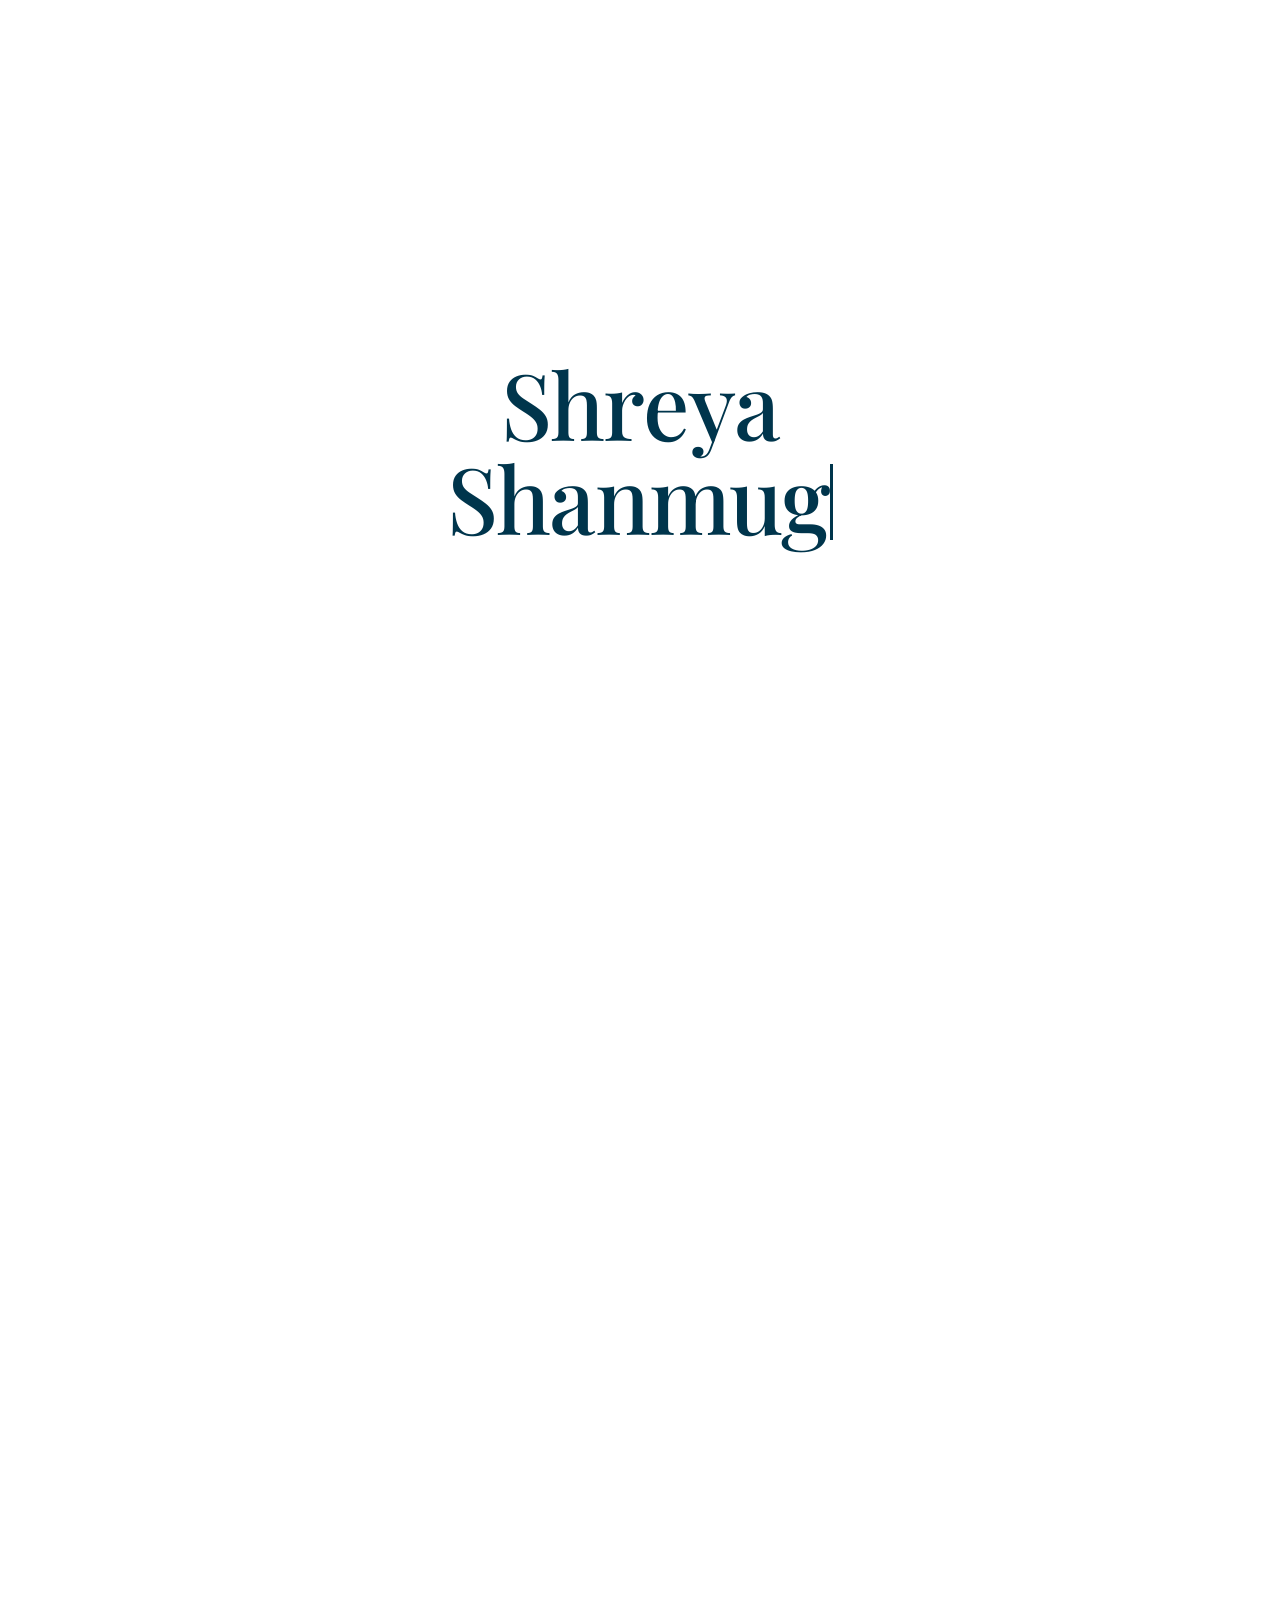
<file: index.html>
<!DOCTYPE html>
<html lang="en">
<head>
  <meta charset="UTF-8" />
  <meta name="viewport" content="width=device-width, initial-scale=1.0" />
  <script>(function(){try{if(localStorage.getItem('ss-theme')==='dark')document.documentElement.classList.add('theme-dark');}catch(e){}})();</script>
  <title>Shreya Shanmugam</title>
  <link rel="icon" type="image/png" href="homepage%20images/SS-logo.png" />
  <link rel="preconnect" href="https://fonts.googleapis.com" />
  <link rel="preconnect" href="https://fonts.gstatic.com" crossorigin />
  <link href="https://fonts.googleapis.com/css2?family=Playfair+Display:ital,wght@0,400;0,500;1,400;1,500&family=Fira+Mono:wght@400;500&family=Albert+Sans:wght@400&display=swap" rel="stylesheet" />
  <link rel="stylesheet" href="styles.css" />
  <link rel="stylesheet" href="case-study-themes.css" />
  <link rel="stylesheet" href="dark-mode.css" />
  <style>
    /* Hero: metallic plate + ripples; tilt + glare driven by main.js */
    body.page-home .hero-card-perspective {
      perspective: 1400px;
      transform-style: preserve-3d;
      max-width: 100%;
    }
    body.page-home .hero-card.hero-card--tilt {
      --rim-angle: 128deg;
      position: relative;
      isolation: isolate;
      transform-style: preserve-3d;
      will-change: transform;
      /* transform driven by rAF in main.js — avoid CSS transition fighting updates */
      transition: none;
      background-color: #0c3545;
      background-image:
        linear-gradient(
          125deg,
          rgba(255, 255, 255, 0.14) 0%,
          rgba(255, 255, 255, 0.02) 22%,
          transparent 42%
        ),
        linear-gradient(
          305deg,
          transparent 48%,
          rgba(0, 0, 0, 0.18) 100%
        ),
        repeating-linear-gradient(
          105deg,
          rgba(255, 255, 255, 0.028) 0 1px,
          transparent 1px 7px
        ),
        radial-gradient(ellipse 110% 100% at 50% 0%, rgba(18, 62, 78, 0.55) 0%, transparent 42%),
        radial-gradient(ellipse 90% 70% at 50% 100%, rgba(10, 48, 60, 0.4) 0%, transparent 50%);
      border: 1px solid rgba(255, 255, 255, 0.14);
      box-shadow:
        inset 0 1px 0 rgba(255, 255, 255, 0.22),
        inset 0 -1px 0 rgba(0, 0, 0, 0.12),
        0 28px 56px rgba(0, 20, 30, 0.35),
        0 10px 24px rgba(0, 53, 76, 0.22);
    }
    /* Thin animated rim highlight — follows pointer via --rim-angle (main.js) */
    body.page-home .hero-card.hero-card--tilt::before {
      content: '';
      position: absolute;
      inset: 0;
      border-radius: inherit;
      padding: 1.5px;
      box-sizing: border-box;
      pointer-events: none;
      z-index: 2;
      opacity: 0.88;
      background: conic-gradient(
        from var(--rim-angle, 128deg),
        rgba(255, 255, 255, 0.06),
        rgba(255, 255, 255, 0.45) 7%,
        rgba(255, 255, 255, 0.98) 10%,
        rgba(200, 230, 255, 0.55) 13%,
        rgba(255, 255, 255, 0.22) 18%,
        rgba(255, 255, 255, 0.05) 24%,
        transparent 32%,
        transparent 100%
      );
      -webkit-mask: linear-gradient(#fff 0 0) content-box, linear-gradient(#fff 0 0);
      mask: linear-gradient(#fff 0 0) content-box, linear-gradient(#fff 0 0);
      -webkit-mask-composite: xor;
      mask-composite: exclude;
    }
    body.page-home .hero-card-perspective.is-hero-hover .hero-card.hero-card--tilt::before {
      opacity: 1;
    }
    body.page-home .hero-card-glare {
      --gx: 38%;
      --gy: 32%;
      position: absolute;
      inset: 0;
      border-radius: inherit;
      pointer-events: none;
      z-index: 1;
      background: radial-gradient(
        circle 68% at var(--gx) var(--gy),
        rgba(255, 255, 255, 0.62) 0%,
        rgba(255, 255, 255, 0.18) 26%,
        transparent 56%
      );
      mix-blend-mode: soft-light;
      opacity: 0.82;
      transition: opacity 0.35s ease;
    }
    body.page-home .hero-card-perspective.is-hero-hover .hero-card-glare {
      opacity: 0.96;
    }
    body.page-home .hero-logo-wrap,
    body.page-home .hero-card.hero-card--tilt > p {
      position: relative;
      z-index: 3;
    }
    body.page-home .hero-logo-wrap {
      position: relative;
      display: inline-flex;
      justify-content: center;
      align-items: center;
      overflow: visible;
    }
    /* Ripples emanate from logo center; whole wrap sits above glare (z-index 3) */
    body.page-home .hero-logo-wrap .hero-ripples {
      position: absolute;
      inset: 0;
      z-index: 0;
      pointer-events: none;
      overflow: visible;
    }
    body.page-home .ss-logo.ss-logo--hero {
      position: relative;
      z-index: 1;
    }
    body.page-home .hero-card > .hero-logo-wrap {
      z-index: 3;
    }
    body.page-home .hero-card > p {
      position: relative;
      z-index: 3;
    }
    body.page-home .hero-ripples::before,
    body.page-home .hero-ripples::after {
      content: '';
      position: absolute;
      left: 50%;
      top: 50%;
      width: min(130vw, 900px);
      aspect-ratio: 1;
      margin: 0;
      border-radius: 50%;
      transform: translate(-50%, -50%);
      pointer-events: none;
      /* Subtle ring — centered on logo (50% / 50% of .hero-ripples box) */
      background: radial-gradient(
        circle,
        rgba(255, 255, 255, 0) 0%,
        rgba(255, 255, 255, 0) 38%,
        rgba(190, 235, 248, 0.32) 44%,
        rgba(120, 200, 220, 0.24) 50%,
        rgba(70, 155, 180, 0.16) 56%,
        rgba(35, 110, 135, 0.08) 62%,
        rgba(13, 58, 74, 0) 70%
      );
      filter: blur(1px);
    }
    body.page-home .hero-ripples::before {
      animation: homeHeroRipple 3.8s ease-out infinite;
    }
    body.page-home .hero-ripples::after {
      animation: homeHeroRipple 3.8s ease-out infinite;
      animation-delay: 1.9s;
    }
    @keyframes homeHeroRipple {
      0% {
        transform: translate(-50%, -50%) scale(0.12);
        opacity: 0.72;
      }
      22% {
        opacity: 0.58;
      }
      100% {
        transform: translate(-50%, -50%) scale(2.08);
        opacity: 0;
      }
    }
    html.theme-dark body.page-home .hero-card.hero-card--tilt {
      background-color: #dbe8f2;
      background-image:
        linear-gradient(
          125deg,
          rgba(255, 255, 255, 0.65) 0%,
          rgba(255, 255, 255, 0.08) 28%,
          transparent 50%
        ),
        linear-gradient(
          305deg,
          transparent 40%,
          rgba(0, 53, 76, 0.08) 100%
        ),
        repeating-linear-gradient(
          95deg,
          rgba(255, 255, 255, 0.35) 0 1px,
          transparent 1px 8px
        );
      border-color: rgba(255, 255, 255, 0.65);
      box-shadow:
        inset 0 1px 0 rgba(255, 255, 255, 0.85),
        inset 0 -1px 0 rgba(0, 53, 76, 0.06),
        0 24px 48px rgba(0, 53, 76, 0.1),
        0 8px 20px rgba(0, 53, 76, 0.06);
    }
    html.theme-dark body.page-home .hero-card.hero-card--tilt::before {
      background: conic-gradient(
        from var(--rim-angle, 128deg),
        rgba(255, 255, 255, 0.12),
        rgba(255, 255, 255, 0.75) 6%,
        rgba(255, 255, 255, 1) 9%,
        rgba(230, 242, 252, 0.85) 12%,
        rgba(255, 255, 255, 0.35) 17%,
        rgba(255, 255, 255, 0.1) 24%,
        transparent 34%,
        transparent 100%
      );
      opacity: 0.92;
    }
    html.theme-dark body.page-home .hero-card-perspective.is-hero-hover .hero-card.hero-card--tilt::before {
      opacity: 1;
    }
    html.theme-dark body.page-home .hero-card-glare {
      opacity: 0.6;
      mix-blend-mode: multiply;
      background: radial-gradient(
        circle 62% at var(--gx) var(--gy),
        rgba(255, 255, 255, 0.95) 0%,
        rgba(255, 255, 255, 0.32) 30%,
        transparent 60%
      );
    }
    html.theme-dark body.page-home .hero-ripples::before,
    html.theme-dark body.page-home .hero-ripples::after {
      background: radial-gradient(
        circle,
        rgba(255, 255, 255, 0) 0%,
        rgba(255, 255, 255, 0) 36%,
        rgba(0, 90, 120, 0.12) 44%,
        rgba(0, 75, 105, 0.2) 50%,
        rgba(0, 60, 88, 0.14) 58%,
        rgba(0, 53, 76, 0.06) 65%,
        rgba(0, 53, 76, 0) 72%
      );
      filter: blur(1px);
    }
    @media (prefers-reduced-motion: reduce) {
      body.page-home .hero-ripples::before,
      body.page-home .hero-ripples::after {
        animation: none;
        opacity: 0;
      }
      body.page-home .hero-card.hero-card--tilt {
        background-image: none;
        background-color: #0d3a4a;
        transform: none !important;
      }
      body.page-home .hero-card.hero-card--tilt::before {
        display: none;
      }
      html.theme-dark body.page-home .hero-card.hero-card--tilt {
        background-color: #e5f1f9;
      }
    }
    body.page-home #case-studies .card[data-reveal].is-visible:active {
      transform: scale(0.98) translateY(2px);
      transition:
        transform 0.14s cubic-bezier(0.25, 0.46, 0.45, 0.94),
        box-shadow 0.14s ease,
        background-color 0.14s ease;
      box-shadow: 0 12px 32px var(--ds-navy-14);
    }
    body.page-home #case-studies .card[data-reveal].is-visible:hover:active {
      transform: scale(0.98) translateY(-1px);
    }
    body.page-home .card-outcome {
      font-family: 'Albert Sans', system-ui, sans-serif;
      font-size: 12px;
      line-height: 1.45;
      color: var(--ds-muted);
      margin: 0;
      max-width: 36em;
    }
  </style>
</head>
<body class="page-home">

  <!-- Animation overlay -->
  <div id="animScreen">
    <h1 class="hero-name" id="heroName">
      <span class="cursor" id="cursor"></span>
    </h1>
  </div>

  <!-- Main page -->
  <div id="mainPage">
    <div class="page">

      <header class="case-header case-header--home">
        <div class="case-header-inner">
          <a href="index.html" class="case-home-logo" aria-label="Home">
            <img src="homepage%20images/SS-logo.png" alt="" width="87" height="89" />
          </a>
          <div class="nav-wrap">
            <nav class="pill" role="navigation" aria-label="Primary">
              <a class="nav-item active" href="index.html">
                <span class="nav-fill" aria-hidden="true"></span>
                <span class="nav-label">HOME</span>
              </a>
              <a class="nav-item" href="about.html">
                <span class="nav-fill" aria-hidden="true"></span>
                <span class="nav-label">ABOUT</span>
              </a>
              <a class="nav-item" href="https://drive.google.com/file/d/1TNBHyqTxSHUOm1lDEhAfM9xkJUtxOBr_/view?usp=sharing" target="_blank" rel="noopener noreferrer">
                <span class="nav-fill" aria-hidden="true"></span>
                <span class="nav-label">RESUME</span>
              </a>
              <a class="nav-item" href="playground.html">
                <span class="nav-fill" aria-hidden="true"></span>
                <span class="nav-label">PLAYGROUND</span>
              </a>
              <a class="nav-item" href="#site-footer">
                <span class="nav-fill" aria-hidden="true"></span>
                <span class="nav-label">CONTACT</span>
              </a>
            </nav>
          </div>
        </div>
      </header>

      <div id="page-body">

      <!-- Hero card -->
      <div class="hero-section">
        <div class="hero-card-perspective">
          <div class="hero-card hero-card--tilt" id="home-hero-card">
          <span class="hero-card-glare" aria-hidden="true"></span>

          <div class="hero-logo-wrap">
            <span class="hero-ripples" aria-hidden="true"></span>
            <div class="ss-logo ss-logo--hero" aria-label="SS logo">
              <img
                class="hero-logo-img"
                src="homepage%20images/SS-logo.png"
                alt=""
                width="174"
                height="178"
              />
            </div>
          </div>

          <p class="hero-name-static">Shreya Shanmugam</p>
          <p class="hero-sub">Business and Product Design @ USC</p>
          <p class="hero-tagline">✦&nbsp; designing to ship &nbsp;✦</p>
          </div>
        </div>
      </div>

      <!-- Case studies -->
      <div class="cases-section" id="case-studies">
        <div class="cases-header" data-reveal>
          <span class="cases-label">Case Studies</span>
        </div>

        <div class="cards-grid">

          <!-- Boxed / floating alternate (portfolio reference layout) -->
          <a class="card card--boxed" href="basis.html" id="case-lavalab" data-reveal>
            <div class="card-cover-wrap" aria-hidden="true">
              <img class="card-cover" src="homepage%20images/Basis.png" alt="" />
            </div>
            <div class="card-body">
              <span class="card-title">Lavalab — Basis<svg class="card-title-arrow" width="1em" height="1em" viewBox="0 0 16 16" fill="none" xmlns="http://www.w3.org/2000/svg" aria-hidden="true"><path d="M5 11L13 3M13 3H7.5M13 3V8.5" stroke="currentColor" stroke-width="1.35" stroke-linecap="round" stroke-linejoin="round"/></svg></span>
              <span class="card-tag">B2B SAAS · AI COPILOT</span>
              <p class="card-desc">B2B SaaS AI Copilot to simplify cost segregation workflows</p>
              <p class="card-outcome">Co-founded and shipped an AI copilot in 6 weeks — won Best Traction at LavaLab F25</p>
            </div>
          </a>

          <a class="card card--boxed" href="flyfearless.html" id="case-fly-fearless" data-reveal>
            <div class="card-cover-wrap" aria-hidden="true">
              <img class="card-cover" src="homepage%20images/Fly%20fearless.png" alt="" />
            </div>
            <div class="card-body">
              <span class="card-title">Fly Fearless Unlimited<svg class="card-title-arrow" width="1em" height="1em" viewBox="0 0 16 16" fill="none" xmlns="http://www.w3.org/2000/svg" aria-hidden="true"><path d="M5 11L13 3M13 3H7.5M13 3V8.5" stroke="currentColor" stroke-width="1.35" stroke-linecap="round" stroke-linejoin="round"/></svg></span>
              <span class="card-tag">MENTAL HEALTH · STARTUP</span>
              <p class="card-desc">Website redesign for a mental health startup</p>
              <p class="card-outcome">End-to-end website redesign for a mental health startup — built and shipped live</p>
            </div>
          </a>

          <a class="card card--float" href="spotify.html" id="case-spotify" data-reveal>
            <div class="card-cover-wrap" aria-hidden="true">
              <img class="card-cover" src="homepage%20images/Spotify.png" alt="" />
            </div>
            <div class="card-body">
              <span class="card-title">Spotify Customisable Widgets<svg class="card-title-arrow" width="1em" height="1em" viewBox="0 0 16 16" fill="none" xmlns="http://www.w3.org/2000/svg" aria-hidden="true"><path d="M5 11L13 3M13 3H7.5M13 3V8.5" stroke="currentColor" stroke-width="1.35" stroke-linecap="round" stroke-linejoin="round"/></svg></span>
              <span class="card-tag">STREAMING · FEATURE DESIGN</span>
              <p class="card-desc">A design challenge to add a feature to a streaming platform</p>
              <p class="card-outcome">Feature design under a 24-hour hard deadline</p>
            </div>
          </a>

          <a class="card card--float" href="neo.html" id="case-neoboard" data-reveal>
            <div class="card-cover-wrap" aria-hidden="true">
              <img class="card-cover" src="homepage%20images/Neoboard.png" alt="" />
            </div>
            <div class="card-body">
              <span class="card-title">Neoboard<svg class="card-title-arrow" width="1em" height="1em" viewBox="0 0 16 16" fill="none" xmlns="http://www.w3.org/2000/svg" aria-hidden="true"><path d="M5 11L13 3M13 3H7.5M13 3V8.5" stroke="currentColor" stroke-width="1.35" stroke-linecap="round" stroke-linejoin="round"/></svg></span>
              <span class="card-tag">EDTECH · PRODUCT DESIGN</span>
              <p class="card-desc">Product design for an education productivity platform</p>
              <p class="card-outcome">Redesigned a faculty dashboard for student retention as a UX intern</p>
            </div>
          </a>

        </div>
      </div>

      <!-- Footer -->
      <footer id="site-footer">
        <div class="footer-left">
          <span class="footer-tagline">Let's connect!</span>
          <div class="footer-icons">
            <!-- Mail: 30×28px border #666 rounded-16 -->
            <a class="footer-icon-mail" href="mailto:shreya.shanmugam25@gmail.com" aria-label="Email">
              <svg width="15" height="11" viewBox="0 0 15 11" fill="none">
                <rect x="0.5" y="0.5" width="14" height="10" rx="1" stroke="currentColor" stroke-width="1"/>
                <path d="M0.5 1.5L7.5 6.5L14.5 1.5" stroke="currentColor" stroke-width="1"/>
              </svg>
            </a>
            <!-- LinkedIn: 30×30px border #666 rounded-18, "in" Fira Mono Medium 10px -->
            <a class="footer-icon-li" href="https://www.linkedin.com/in/shreyaa-shanmugam" target="_blank" rel="noopener" aria-label="LinkedIn">in</a>
          </div>
        </div>
        <div class="footer-copy-col">
          <span class="footer-copy">© Shreya Shanmugam 2026</span>
          <span class="footer-attribution">Made with Claude, Cursor and <span class="footer-attribution-emoji">☕︎</span></span>
        </div>
      </footer>

      </div>
    </div>
  </div>

  <script src="main.js"></script>
  <script src="nav.js"></script>

</body>
</html>
</file>
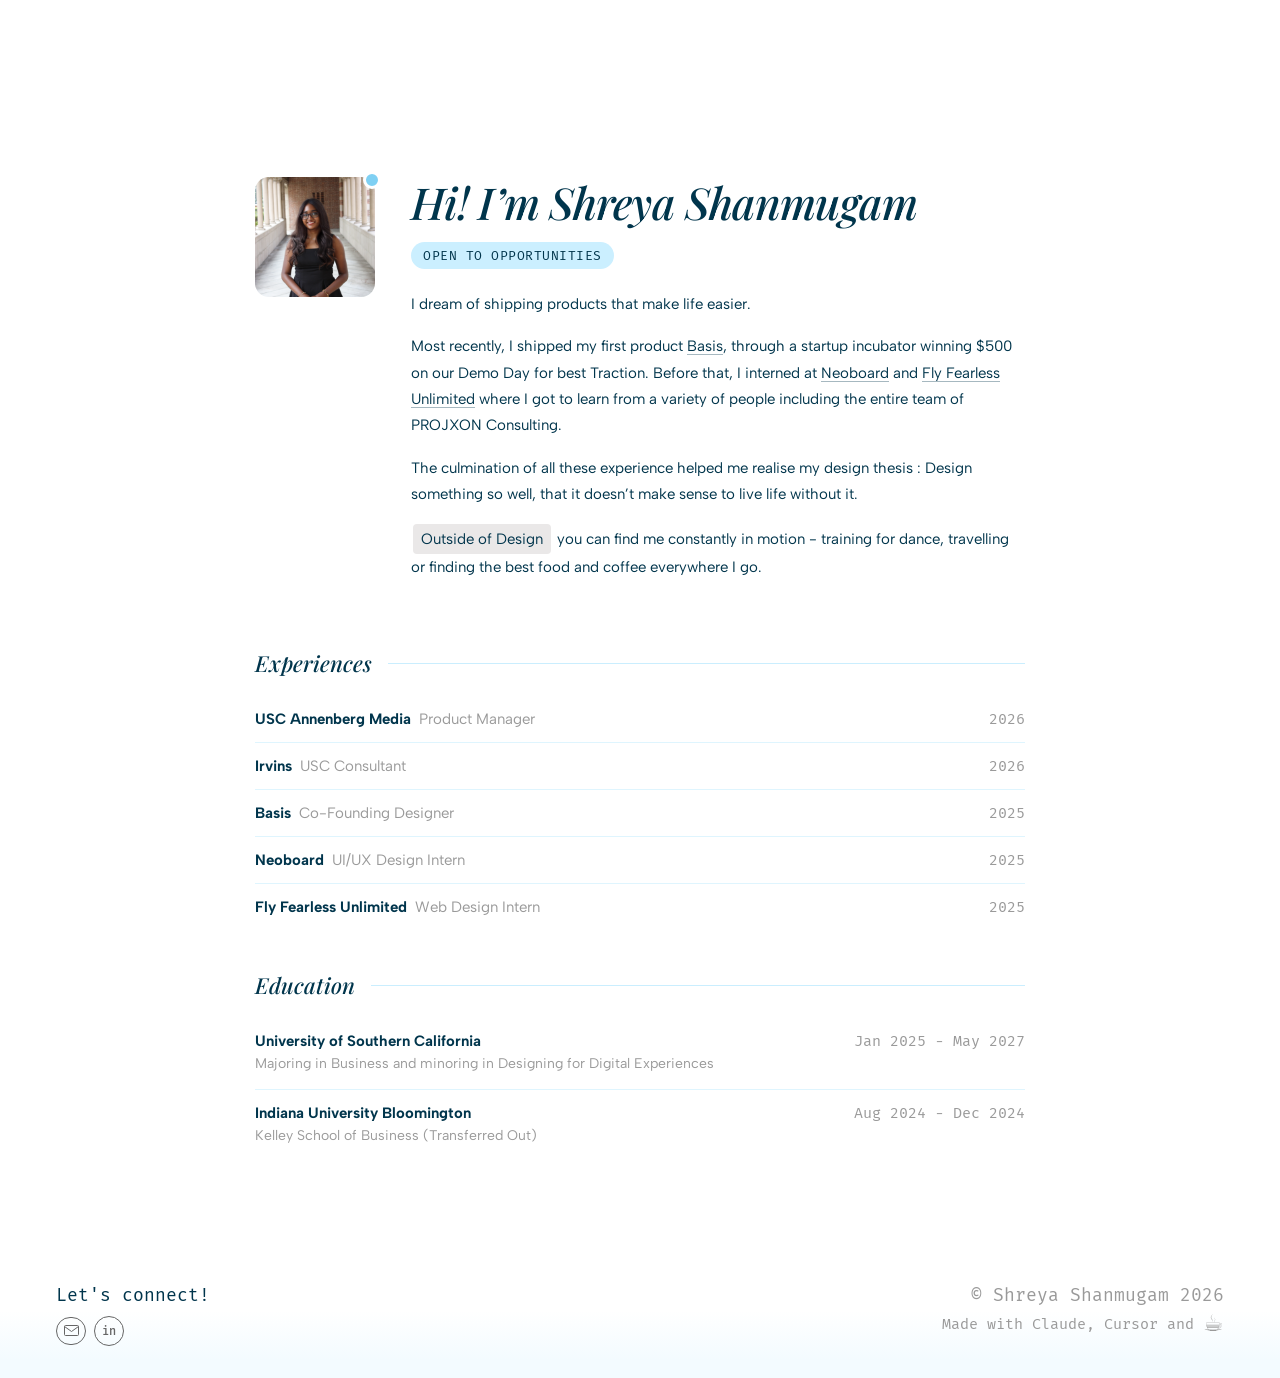
<file: about.html>
<!DOCTYPE html>
<html lang="en">
<head>
  <meta charset="UTF-8" />
  <meta name="viewport" content="width=device-width, initial-scale=1.0" />
  <script>(function(){try{if(localStorage.getItem('ss-theme')==='dark')document.documentElement.classList.add('theme-dark');}catch(e){}})();</script>
  <title>About — Shreya Shanmugam</title>
  <link rel="icon" type="image/png" href="homepage%20images/SS-logo.png" />
  <link rel="preconnect" href="https://fonts.googleapis.com" />
  <link rel="preconnect" href="https://fonts.gstatic.com" crossorigin />
  <link href="https://fonts.googleapis.com/css2?family=Playfair+Display:ital,wght@0,400;0,500;1,400;1,500&family=Fira+Mono:wght@400;500&family=Albert+Sans:wght@400&display=swap" rel="stylesheet" />
  <link rel="stylesheet" href="styles.css" />
  <link rel="stylesheet" href="case-study-themes.css" />
  <link rel="stylesheet" href="dark-mode.css" />
</head>
<body class="page-about">

  <div id="mainPage">
    <div class="page">

      <header class="case-header case-header--home" data-reveal>
        <div class="case-header-inner">
          <a href="index.html" class="case-home-logo" aria-label="Home">
            <img src="homepage%20images/SS-logo.png" alt="" width="87" height="89" />
          </a>
          <div class="nav-wrap">
            <nav class="pill" role="navigation" aria-label="Primary">
              <a class="nav-item" href="index.html">
                <span class="nav-fill" aria-hidden="true"></span>
                <span class="nav-label">HOME</span>
              </a>
              <a class="nav-item active" href="about.html">
                <span class="nav-fill" aria-hidden="true"></span>
                <span class="nav-label">ABOUT</span>
              </a>
              <a class="nav-item" href="https://drive.google.com/file/d/1TNBHyqTxSHUOm1lDEhAfM9xkJUtxOBr_/view?usp=sharing" target="_blank" rel="noopener noreferrer">
                <span class="nav-fill" aria-hidden="true"></span>
                <span class="nav-label">RESUME</span>
              </a>
              <a class="nav-item" href="playground.html">
                <span class="nav-fill" aria-hidden="true"></span>
                <span class="nav-label">PLAYGROUND</span>
              </a>
              <a class="nav-item" href="#site-footer">
                <span class="nav-fill" aria-hidden="true"></span>
                <span class="nav-label">CONTACT</span>
              </a>
            </nav>
          </div>
        </div>
      </header>

      <div id="page-body">

      <main class="about-main">
        <div class="about-intro-row" data-reveal>
          <div class="about-photo-wrap">
            <img class="about-photo" src="homepage%20images/Headshot%201.png" alt="" />
            <span class="about-photo-dot" aria-hidden="true"></span>
          </div>
          <div class="about-intro-text">
            <h1 class="about-greeting">Hi! I&rsquo;m Shreya Shanmugam</h1>
            <p class="about-badge">open to opportunities</p>
            <div class="about-body">
              <p>
                I dream of shipping products that make life easier.<br>
              </p>
              <p>
                Most recently, I shipped my first product
                <a class="about-link" href="basis.html">Basis</a>,
                through a startup incubator winning $500 on our Demo Day for best Traction. Before that, I interned at
                <a class="about-link" href="neo.html">Neoboard</a>
                and
                <a class="about-link" href="flyfearless.html">Fly Fearless Unlimited</a>
                where I got to learn from a variety of people including the entire team of PROJXON Consulting.
              </p>
              <p>
                The culmination of all these experience helped me realise my design thesis : Design something so well, that it doesn’t make sense to live life without it.
              </p>
              <p>
                <button type="button" class="outside-trigger" id="outsideTrigger" aria-expanded="false" aria-controls="hobbiesWrap">
                  Outside of Design
                </button>
                you can find me constantly in motion - training for dance, travelling or finding the best food and coffee everywhere I go.
              </p>
            </div>
          </div>
        </div>

        <section class="hobbies-section" id="hobbiesSection" aria-label="Hobbies">
          <div class="hobbies-wrap" id="hobbiesWrap">
            <div class="hobbies-inner">
              <h2 class="section-heading">Hobbies</h2>
              <div class="hobbies-grid">
                <!-- Row 1: logo, food, books — matches reference layout -->
                <div class="hobbies-cell hobbies-cell--logo" data-caption=" Been experimenting with vibe coding lately!">
                  <img src="Hobbies images/Cursor.png" alt="" loading="lazy" />
                </div>
                <div class="hobbies-cell" data-caption="Finding the best food and coffee everywhere I gooo (this was in santa barbra!)">
                  <img src="Hobbies%20images/Food%3Acoffee.jpg" alt="" loading="lazy" />
                </div>
                <div class="hobbies-cell" data-caption=" Always loved reading though I can't as much as I used to! (but paper >>> any screen)">
                  <img src="Hobbies%20images/Book.png" alt="" loading="lazy" />
                </div>
                <!-- Row 2: travel, Basis case study, dance -->
                <div class="hobbies-cell" data-caption="Fun fact: I travelled 14 time in 2025. This was in Italy the amalfi coast(Summer 2024)!">
                  <img src="Hobbies%20images/Travel.png" alt="" loading="lazy" />
                </div>
                <div class="hobbies-cell" data-caption="Can't start my day without linkedin games! sucessully maintained my 30 day streakk">
                  <img src="Hobbies images/Linkedin game.png" alt="" loading="lazy" />
                </div>
                <div class="hobbies-cell" data-caption="Trained in multiple dance styles and competed for the last 3 years!">
                  <img src="Hobbies images/Dance.png" alt="" loading="lazy" />
                </div>
              </div>
            </div>
          </div>
        </section>

        <section class="about-list-section" data-reveal aria-labelledby="exp-heading">
          <h2 class="section-heading" id="exp-heading">Experiences</h2>
          <div class="experience-list">
            <div class="experience-row">
              <div>
                <div class="ex-row-line1">
                  <span class="ex-company">USC Annenberg Media</span>
                  <span class="ex-role">Product Manager</span>
                </div>
              </div>
              <span class="ex-year">2026</span>
            </div>
            <div class="experience-row">
              <div>
                <div class="ex-row-line1">
                  <span class="ex-company">Irvins</span>
                  <span class="ex-role">USC Consultant</span>
                </div>
              </div>
              <span class="ex-year">2026</span>
            </div>
            <div class="experience-row">
              <div>
                <div class="ex-row-line1">
                  <span class="ex-company">Basis</span>
                  <span class="ex-role">Co-Founding Designer</span>
                </div>
              </div>
              <span class="ex-year">2025</span>
            </div>
            <div class="experience-row">
              <div>
                <div class="ex-row-line1">
                  <span class="ex-company">Neoboard</span>
                  <span class="ex-role">UI/UX Design Intern</span>
                </div>
              </div>
              <span class="ex-year">2025</span>
            </div>
            <div class="experience-row">
              <div>
                <div class="ex-row-line1">
                  <span class="ex-company">Fly Fearless Unlimited</span>
                  <span class="ex-role">Web Design Intern</span>
                </div>
              </div>
              <span class="ex-year">2025</span>
            </div>
          </div>
        </section>

        <section class="about-list-section" data-reveal aria-labelledby="edu-heading">
          <h2 class="section-heading" id="edu-heading">Education</h2>
          <div class="education-list">
            <div class="education-row">
              <div>
                <div class="edu-school">University of Southern California</div>
                <p class="edu-detail">Majoring in Business and minoring in Designing for Digital Experiences</p>
              </div>
              <span class="edu-dates">Jan 2025 - May 2027</span>
            </div>
            <div class="education-row">
              <div>
                <div class="edu-school">Indiana University Bloomington</div>
                <p class="edu-detail">Kelley School of Business (Transferred Out)</p>
              </div>
              <span class="edu-dates">Aug 2024 - Dec 2024</span>
            </div>
          </div>
        </section>
      </main>

      <footer id="site-footer" data-reveal>
        <div class="footer-left">
          <span class="footer-tagline">Let's connect!</span>
          <div class="footer-icons">
            <a class="footer-icon-mail" href="mailto:shreya.shanmugam25@gmail.com" aria-label="Email">
              <svg width="15" height="11" viewBox="0 0 15 11" fill="none">
                <rect x="0.5" y="0.5" width="14" height="10" rx="1" stroke="currentColor" stroke-width="1"/>
                <path d="M0.5 1.5L7.5 6.5L14.5 1.5" stroke="currentColor" stroke-width="1"/>
              </svg>
            </a>
            <a class="footer-icon-li" href="https://www.linkedin.com/in/shreyaa-shanmugam" target="_blank" rel="noopener" aria-label="LinkedIn">in</a>
          </div>
        </div>
        <div class="footer-copy-col">
          <span class="footer-copy">&copy; Shreya Shanmugam 2026</span>
          <span class="footer-attribution">Made with Claude, Cursor and <span class="footer-attribution-emoji">☕︎</span></span>
        </div>
      </footer>

      </div>
    </div>
  </div>

  <script src="about.js"></script>
  <script src="nav.js"></script>
</body>
</html>
</file>
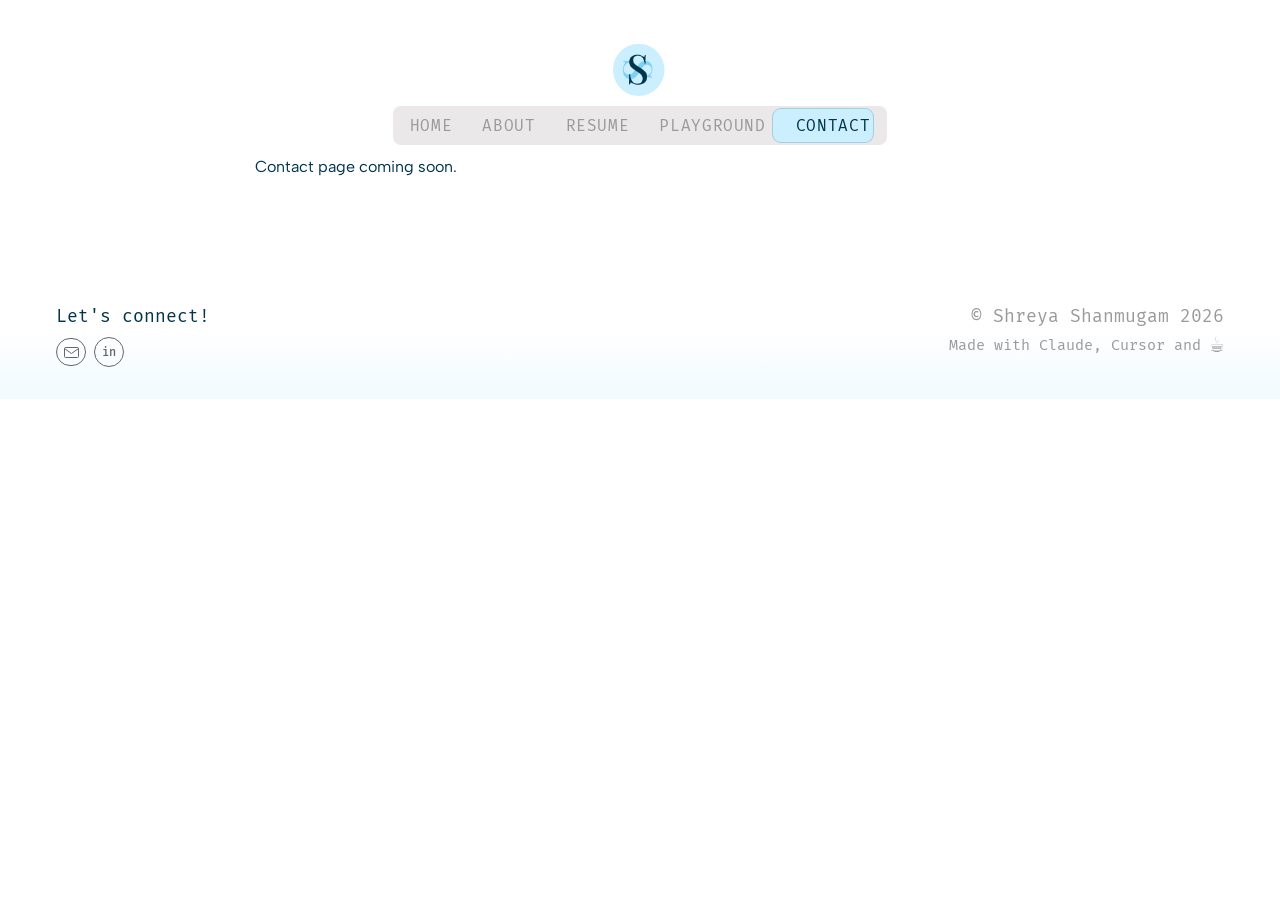
<file: contact.html>
<!DOCTYPE html>
<html lang="en">
<head>
  <meta charset="UTF-8" />
  <meta name="viewport" content="width=device-width, initial-scale=1.0" />
  <script>(function(){try{if(localStorage.getItem('ss-theme')==='dark')document.documentElement.classList.add('theme-dark');}catch(e){}})();</script>
  <title>Contact — Shreya Shanmugam</title>
  <link rel="icon" type="image/png" href="homepage%20images/SS-logo.png" />
  <link rel="preconnect" href="https://fonts.googleapis.com" />
  <link rel="preconnect" href="https://fonts.gstatic.com" crossorigin />
  <link href="https://fonts.googleapis.com/css2?family=Playfair+Display:ital,wght@0,400;0,500;1,400;1,500&family=Fira+Mono:wght@400;500&family=Albert+Sans:wght@400&display=swap" rel="stylesheet" />
  <link rel="stylesheet" href="styles.css" />
  <link rel="stylesheet" href="case-study-themes.css" />
  <link rel="stylesheet" href="dark-mode.css" />
</head>
<body class="page-contact">
  <div id="mainPage">
    <div class="page">
      <header class="case-header case-header--home">
        <div class="case-header-inner">
          <a href="index.html" class="case-home-logo" aria-label="Home">
            <img src="homepage%20images/SS-logo.png" alt="" width="87" height="89" />
          </a>
          <div class="nav-wrap">
            <nav class="pill" role="navigation" aria-label="Primary">
              <a class="nav-item" href="index.html"><span class="nav-fill" aria-hidden="true"></span><span class="nav-label">HOME</span></a>
              <a class="nav-item" href="about.html"><span class="nav-fill" aria-hidden="true"></span><span class="nav-label">ABOUT</span></a>
              <a class="nav-item" href="https://drive.google.com/file/d/1TNBHyqTxSHUOm1lDEhAfM9xkJUtxOBr_/view?usp=sharing" target="_blank" rel="noopener noreferrer"><span class="nav-fill" aria-hidden="true"></span><span class="nav-label">RESUME</span></a>
              <a class="nav-item" href="playground.html"><span class="nav-fill" aria-hidden="true"></span><span class="nav-label">PLAYGROUND</span></a>
              <a class="nav-item active" href="#site-footer"><span class="nav-fill" aria-hidden="true"></span><span class="nav-label">CONTACT</span></a>
            </nav>
          </div>
        </div>
      </header>
      <div id="page-body">
      <main class="about-main" style="padding-top: 8px;">
        <p class="about-body" style="font-size: 16px;">Contact page coming soon.</p>
      </main>
      <footer id="site-footer">
        <div class="footer-left">
          <span class="footer-tagline">Let's connect!</span>
          <div class="footer-icons">
            <a class="footer-icon-mail" href="mailto:shreya.shanmugam25@gmail.com" aria-label="Email">
              <svg width="15" height="11" viewBox="0 0 15 11" fill="none"><rect x="0.5" y="0.5" width="14" height="10" rx="1" stroke="currentColor" stroke-width="1"/><path d="M0.5 1.5L7.5 6.5L14.5 1.5" stroke="currentColor" stroke-width="1"/></svg>
            </a>
            <a class="footer-icon-li" href="https://www.linkedin.com/in/shreyaa-shanmugam" target="_blank" rel="noopener" aria-label="LinkedIn">in</a>
          </div>
        </div>
        <div class="footer-copy-col">
          <span class="footer-copy">&copy; Shreya Shanmugam 2026</span>
          <span class="footer-attribution">Made with Claude, Cursor and <span class="footer-attribution-emoji">☕︎</span></span>
        </div>
      </footer>
      </div>
    </div>
  </div>
  <script src="nav.js"></script>
</body>
</html>
</file>
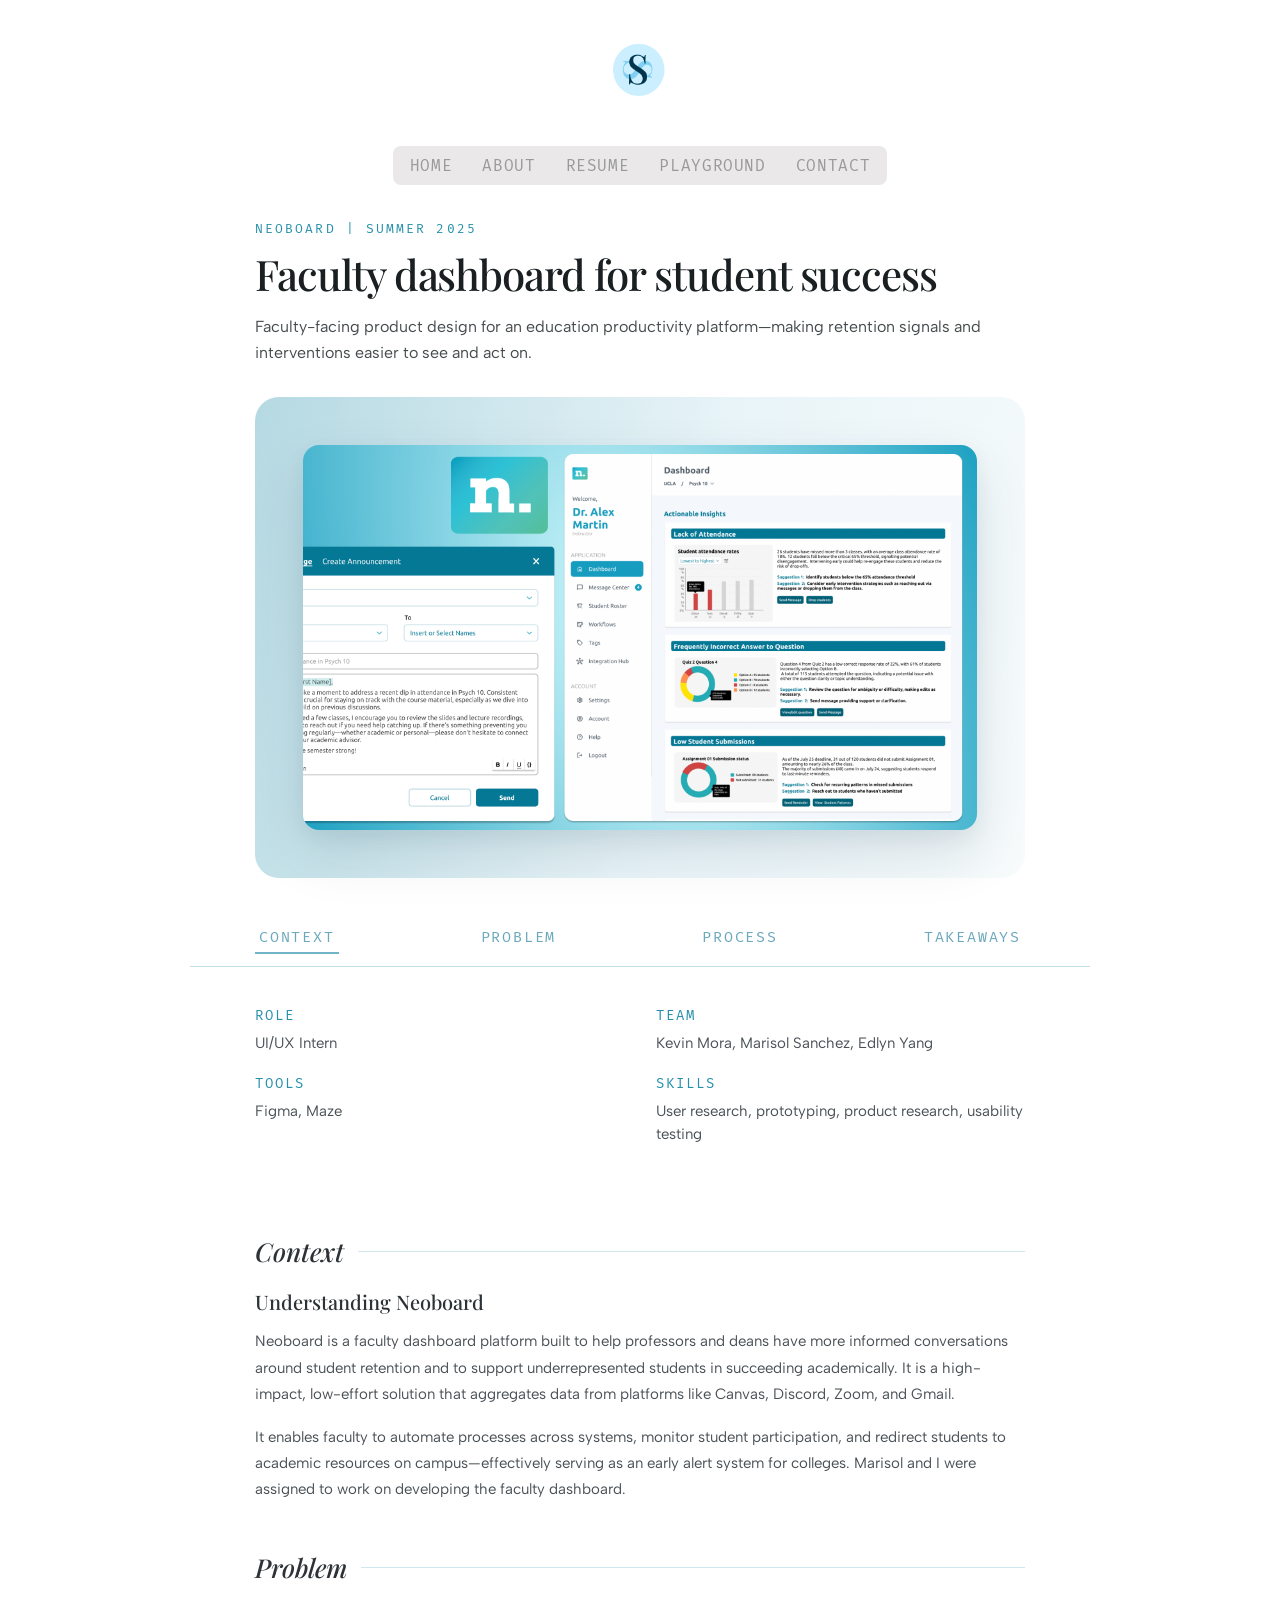
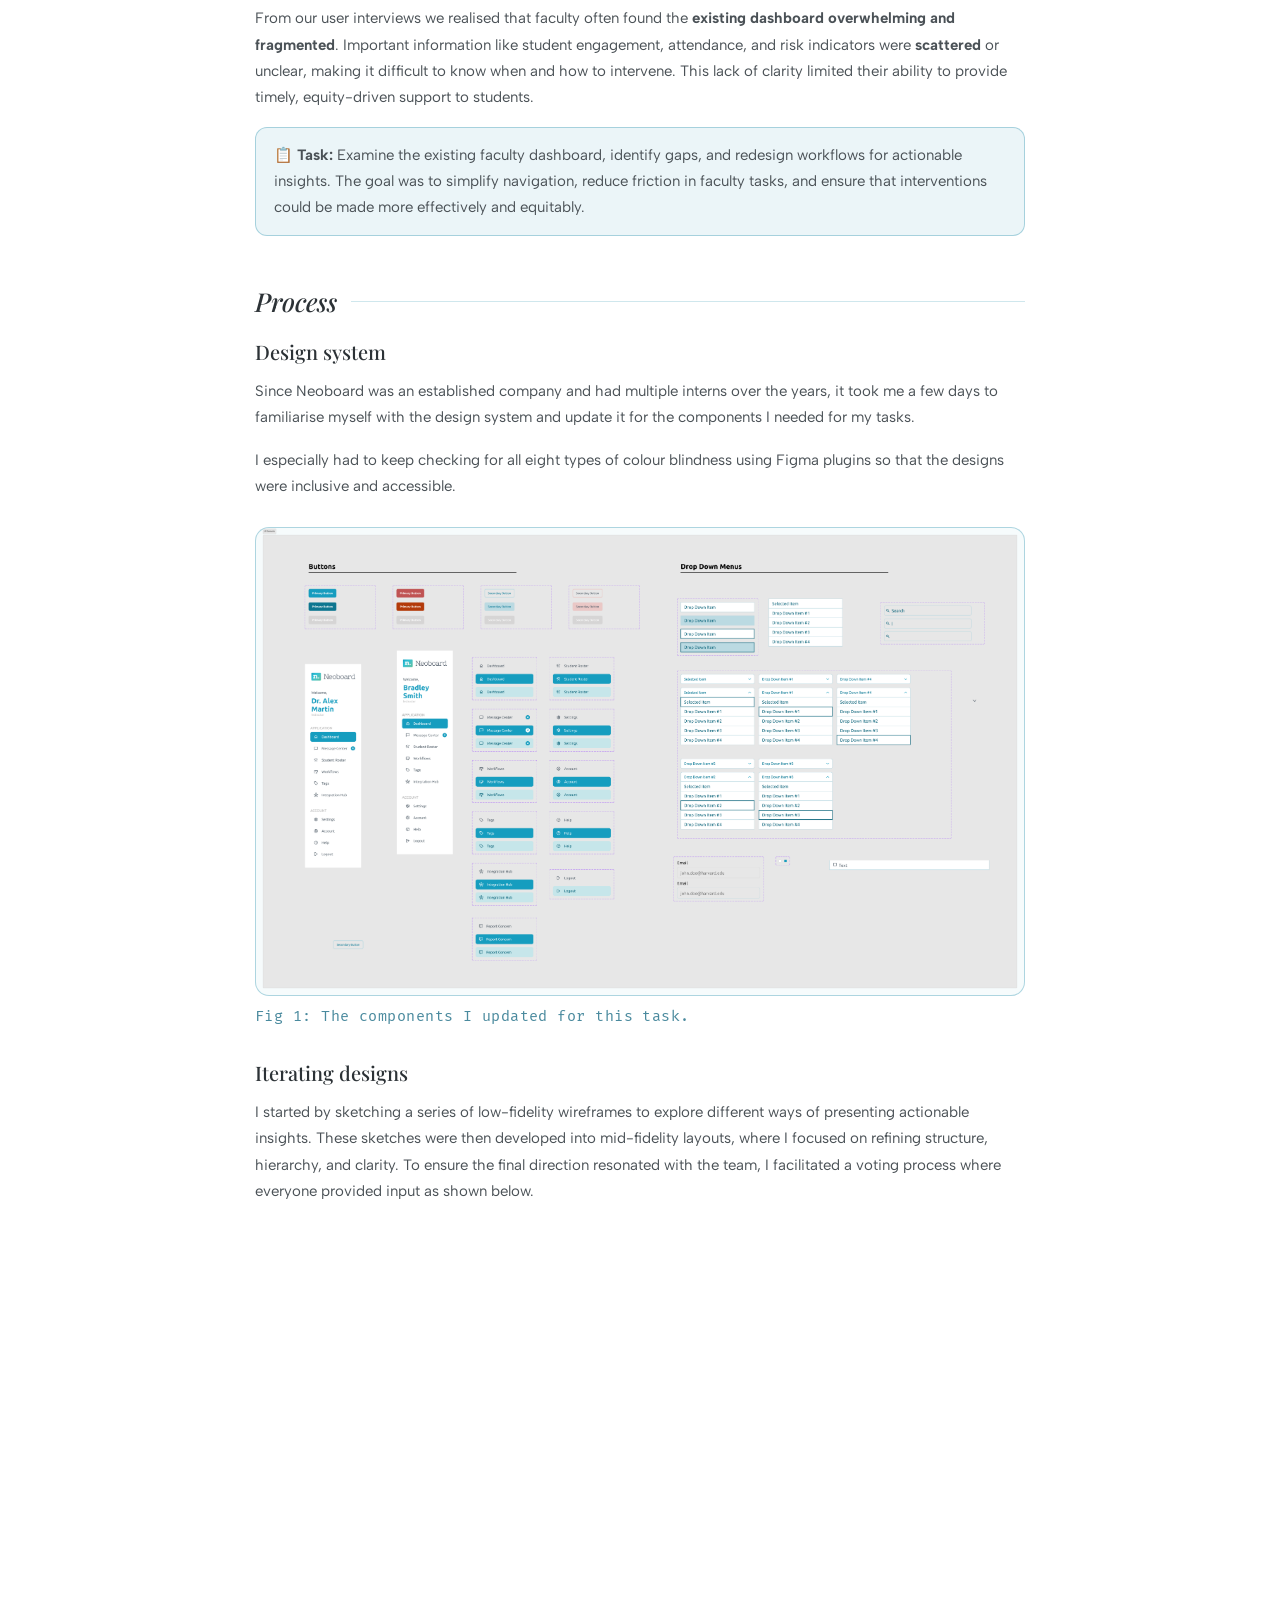
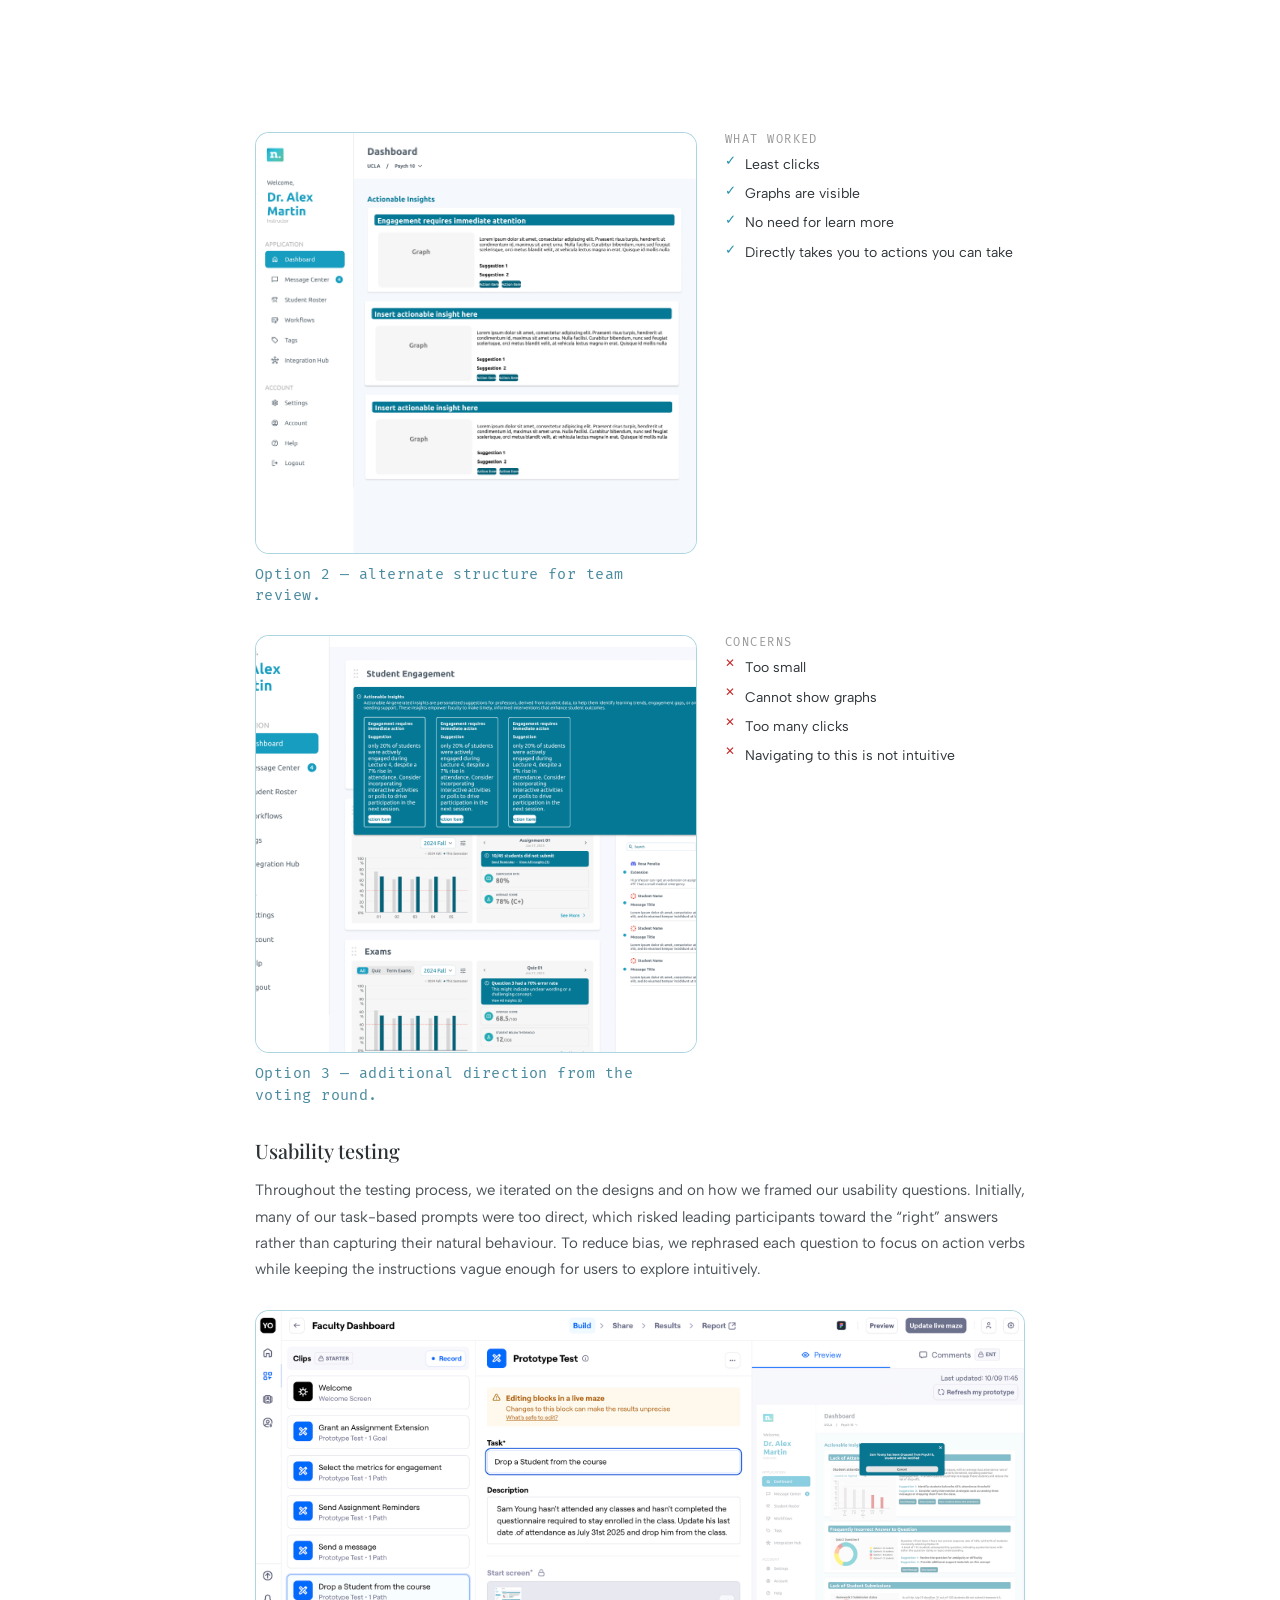
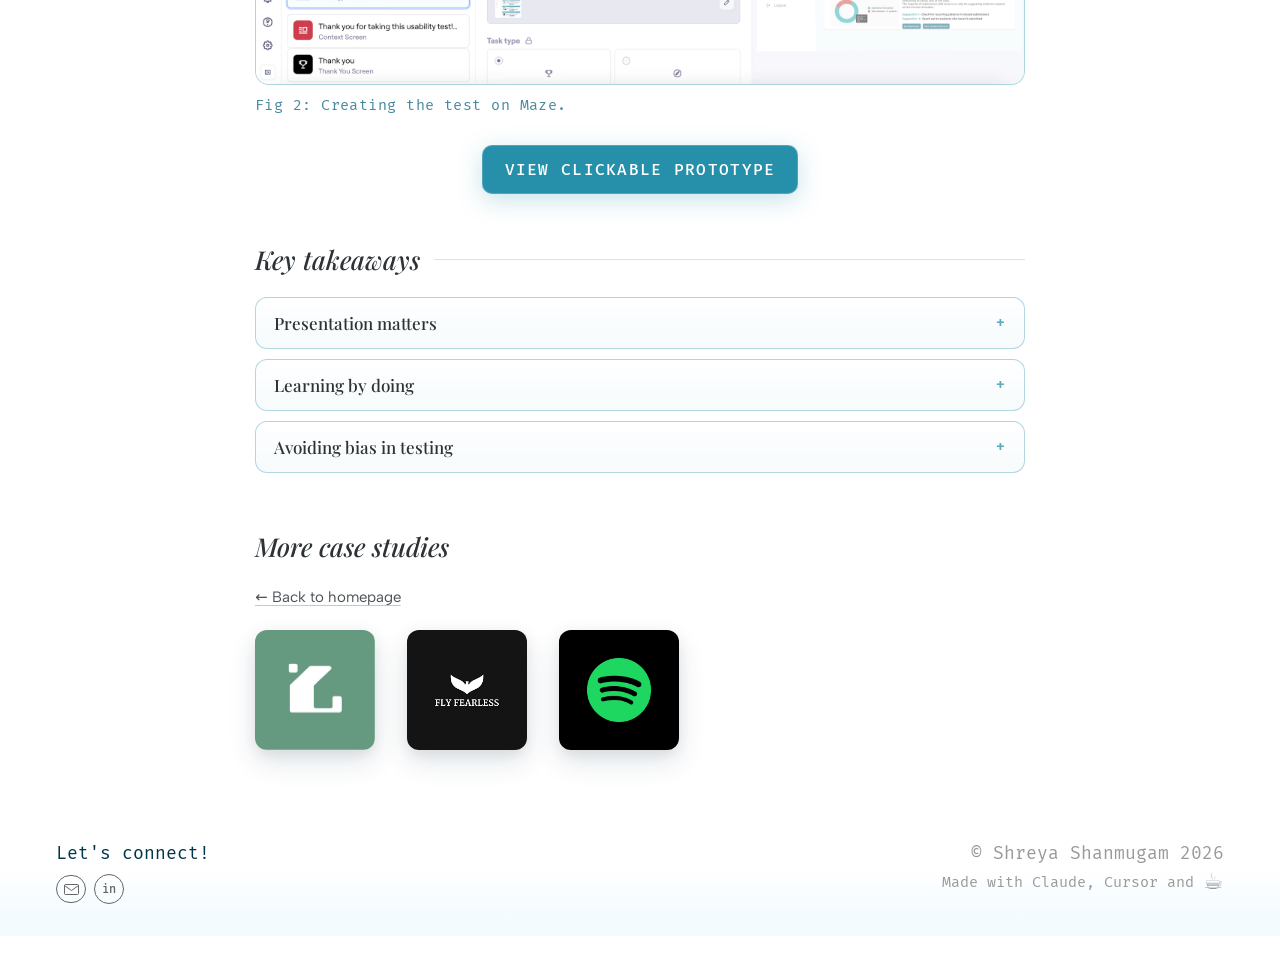
<file: neo.html>
<!DOCTYPE html>
<html lang="en">
<head>
  <meta charset="UTF-8" />
  <meta name="viewport" content="width=device-width, initial-scale=1.0" />
  <script>(function(){try{if(localStorage.getItem('ss-theme')==='dark')document.documentElement.classList.add('theme-dark');}catch(e){}})();</script>
  <title>Neoboard — Case Study — Shreya Shanmugam</title>
  <link rel="icon" type="image/png" href="homepage%20images/SS-logo.png" />
  <link rel="preconnect" href="https://fonts.googleapis.com" />
  <link rel="preconnect" href="https://fonts.gstatic.com" crossorigin />
  <link href="https://fonts.googleapis.com/css2?family=Playfair+Display:ital,wght@0,400;0,500;1,400;1,500&family=Fira+Mono:wght@400;500&family=Albert+Sans:wght@400&display=swap" rel="stylesheet" />
  <link rel="stylesheet" href="styles.css" />
  <link rel="stylesheet" href="case-study-themes.css" />
  <link rel="stylesheet" href="dark-mode.css" />
</head>
<body class="page-case-study page-neo">

  <div id="mainPage">
    <div class="page">
      <header class="case-header">
        <div class="case-header-inner">
          <a href="index.html" class="case-home-logo" aria-label="Home">
            <img src="homepage%20images/SS-logo.png" alt="" width="87" height="89" />
          </a>
          <div class="nav-wrap">
            <nav class="pill" role="navigation" aria-label="Primary">
              <a class="nav-item" href="index.html"><span class="nav-fill" aria-hidden="true"></span><span class="nav-label">HOME</span></a>
              <a class="nav-item" href="about.html"><span class="nav-fill" aria-hidden="true"></span><span class="nav-label">ABOUT</span></a>
              <a class="nav-item" href="https://drive.google.com/file/d/1TNBHyqTxSHUOm1lDEhAfM9xkJUtxOBr_/view?usp=sharing" target="_blank" rel="noopener noreferrer"><span class="nav-fill" aria-hidden="true"></span><span class="nav-label">RESUME</span></a>
              <a class="nav-item" href="playground.html"><span class="nav-fill" aria-hidden="true"></span><span class="nav-label">PLAYGROUND</span></a>
              <a class="nav-item" href="#site-footer"><span class="nav-fill" aria-hidden="true"></span><span class="nav-label">CONTACT</span></a>
            </nav>
          </div>
        </div>
      </header>

      <div id="page-body">

      <section class="case-hero case-hero--banner" data-reveal>
        <div class="case-hero-copy">
          <p class="case-eyebrow">Neoboard | Summer 2025</p>
          <h1 class="case-title">Faculty dashboard for student success</h1>
          <p class="case-lede">
            Faculty-facing product design for an education productivity platform—making retention signals and interventions easier to see and act on.
          </p>
        </div>
        <div class="case-hero-plate">
          <div class="case-hero-media">
            <img src="neoboard-images/banner.png" alt="" class="case-hero-img" width="1600" height="900" />
          </div>
        </div>
      </section>

      <nav class="case-subnav" aria-label="Case study sections">
        <div class="case-subnav-inner">
          <a href="#context">Context</a>
          <a href="#problem">Problem</a>
          <a href="#process">Process</a>
          <a href="#takeaways">Takeaways</a>
        </div>
      </nav>

      <main class="case-main">
        <div class="case-meta-grid" data-reveal>
          <div class="case-meta-block">
            <h2 class="case-meta-label">Role</h2>
            <p class="case-meta-value">UI/UX Intern</p>
          </div>
          <div class="case-meta-block">
            <h2 class="case-meta-label">Team</h2>
            <p class="case-meta-value">Kevin Mora, Marisol Sanchez, Edlyn Yang</p>
          </div>
          <div class="case-meta-block">
            <h2 class="case-meta-label">Tools</h2>
            <p class="case-meta-value">Figma, Maze</p>
          </div>
          <div class="case-meta-block">
            <h2 class="case-meta-label">Skills</h2>
            <p class="case-meta-value">User research, prototyping, product research, usability testing</p>
          </div>
        </div>

        <article class="case-article">
          <section id="context" class="case-section case-anchor" data-reveal>
            <h2 class="case-h2">Context</h2>
            <h3 class="case-h3">Understanding Neoboard</h3>
            <p class="case-p">
              Neoboard is a faculty dashboard platform built to help professors and deans have more informed conversations around student retention and to support underrepresented students in succeeding academically. It is a high-impact, low-effort solution that aggregates data from platforms like Canvas, Discord, Zoom, and Gmail.
            </p>
            <p class="case-p">
              It enables faculty to automate processes across systems, monitor student participation, and redirect students to academic resources on campus—effectively serving as an early alert system for colleges. Marisol and I were assigned to work on developing the faculty dashboard.
            </p>
          </section>

          <section id="problem" class="case-section case-anchor" data-reveal>
            <h2 class="case-h2">Problem</h2>
            <p class="case-p">
              From our user interviews we realised that faculty often found the <strong>existing dashboard overwhelming and fragmented</strong>. Important information like student engagement, attendance, and risk indicators were <strong>scattered</strong> or unclear, making it difficult to know when and how to intervene. This lack of clarity limited their ability to provide timely, equity-driven support to students.
            </p>
            <p class="case-p case-p--note">
              <strong>📋 Task: </strong> Examine the existing faculty dashboard, identify gaps, and redesign workflows for actionable insights. The goal was to simplify navigation, reduce friction in faculty tasks, and ensure that interventions could be made more effectively and equitably.
            </p>
          </section>

          <section id="process" class="case-section case-anchor" data-reveal>
            <h2 class="case-h2">Process</h2>

            <h3 class="case-h3">Design system</h3>
            <p class="case-p">
              Since Neoboard was an established company and had multiple interns over the years, it took me a few days to familiarise myself with the design system and update it for the components I needed for my tasks.
            </p>
            <p class="case-p">
              I especially had to keep checking for all eight types of colour blindness using Figma plugins so that the designs were inclusive and accessible.
            </p>

            <figure class="case-figure" data-reveal>
              <div class="case-figure-frame">
                <img class="case-figure-img" src="neoboard-images/UI%20Elements.png" alt="Neoboard UI components and tokens used for dashboard work" loading="lazy" width="1400" height="2500" />
              </div>
              <figcaption class="case-caption">Fig 1: The components I updated for this task.</figcaption>
            </figure>

            <h3 class="case-h3 case-h3--spaced">Iterating designs</h3>
            <p class="case-p">
              I started by sketching a series of low-fidelity wireframes to explore different ways of presenting actionable insights. These sketches were then developed into mid-fidelity layouts, where I focused on refining structure, hierarchy, and clarity. To ensure the final direction resonated with the team, I facilitated a voting process where everyone provided input as shown below.
            </p>

            <div class="case-neo-iter-stack">
              <div class="case-neo-iter-review-row" data-reveal>
                <div class="case-neo-iter-review-row__media">
                  <div class="case-figure-frame">
                    <img class="case-figure-img" src="neoboard-images/Option%201-%20new%20screen%20cards.png" alt="Mid-fidelity direction — card-based faculty dashboard layout" loading="lazy" width="1200" height="900" />
                  </div>
                  <p class="case-caption">Option 1 — card layout for actionable insights.</p>
                </div>
                <div class="case-neo-iter-review-row__notes">
                  <p class="case-neo-iter-review-row__label">Team feedback</p>
                  <ul class="case-option-eval">
                    <li class="case-option-eval__item--pro">Visually engaging</li>
                    <li class="case-option-eval__item--pro">Good use of motion</li>
                    <li class="case-option-eval__item--pro">Shows the most insights on one screen</li>
                    <li class="case-option-eval__item--con">Too many clicks to get to the information needed</li>
                    <li class="case-option-eval__item--con">Can&rsquo;t see action items</li>
                  </ul>
                </div>
              </div>
              <div class="case-neo-iter-review-row" data-reveal>
                <div class="case-neo-iter-review-row__media">
                  <div class="case-figure-frame">
                    <img class="case-figure-img" src="neoboard-images/option%202-new%20screen.png" alt="Alternative mid-fidelity layout — actionable insights overlay" loading="lazy" width="1200" height="900" />
                  </div>
                  <p class="case-caption">Option 2 — alternate structure for team review.</p>
                </div>
                <div class="case-neo-iter-review-row__notes">
                  <p class="case-neo-iter-review-row__label">What worked</p>
                  <ul class="case-option-eval">
                    <li class="case-option-eval__item--pro">Least clicks</li>
                    <li class="case-option-eval__item--pro">Graphs are visible</li>
                    <li class="case-option-eval__item--pro">No need for learn more</li>
                    <li class="case-option-eval__item--pro">Directly takes you to actions you can take</li>
                  </ul>
                </div>
              </div>
              <div class="case-neo-iter-review-row" data-reveal>
                <div class="case-neo-iter-review-row__media case-neo-iter-review-row__media--opt3-zoom">
                  <div class="case-figure-frame">
                    <img class="case-figure-img" src="neoboard-images/option3.png" alt="Third layout direction — grid of insight cards" loading="lazy" width="1200" height="800" />
                  </div>
                  <p class="case-caption">Option 3 — additional direction from the voting round.</p>
                </div>
                <div class="case-neo-iter-review-row__notes">
                  <p class="case-neo-iter-review-row__label">Concerns</p>
                  <ul class="case-option-eval">
                    <li class="case-option-eval__item--con">Too small</li>
                    <li class="case-option-eval__item--con">Cannot show graphs</li>
                    <li class="case-option-eval__item--con">Too many clicks</li>
                    <li class="case-option-eval__item--con">Navigating to this is not intuitive</li>
                  </ul>
                </div>
              </div>
            </div>

            <h3 class="case-h3 case-h3--spaced">Usability testing</h3>
            <p class="case-p">
              Throughout the testing process, we iterated on the designs and on how we framed our usability questions. Initially, many of our task-based prompts were too direct, which risked leading participants toward the &ldquo;right&rdquo; answers rather than capturing their natural behaviour. To reduce bias, we rephrased each question to focus on action verbs while keeping the instructions vague enough for users to explore intuitively.
            </p>

            <figure class="case-figure" data-reveal>
              <div class="case-figure-frame">
                <img class="case-figure-img" src="neoboard-images/maze%20testing.avif" alt="Creating and configuring the usability test in Maze" loading="lazy" width="1200" height="800" />
              </div>
              <figcaption class="case-caption">Fig 2: Creating the test on Maze.</figcaption>
            </figure>

            <div class="case-deck-wrap">
              <a class="case-deck-btn" href="https://www.figma.com/proto/5OzjNghehewkbdLzSX56h9/Neoboard?node-id=1-1062&amp;t=lU6Z6WWmUemrQXqv-1&amp;scaling=scale-down-width&amp;content-scaling=fixed&amp;page-id=0%3A1&amp;starting-point-node-id=1%3A1062&amp;show-proto-sidebar=1" target="_blank" rel="noopener noreferrer">View clickable prototype</a>
            </div>
          </section>

          <section id="takeaways" class="case-section case-anchor" data-reveal>
            <h2 class="case-h2">Key takeaways</h2>
            <div class="case-takeaways">
              <details class="case-details">
                <summary>Presentation matters</summary>
                <div class="case-details__body">
                  <p class="case-p">Clearly communicating your design decisions ensures feedback is actionable and stakeholders understand your intent.</p>
                </div>
              </details>
              <details class="case-details">
                <summary>Learning by doing</summary>
                <div class="case-details__body">
                  <p class="case-p">As a Figma beginner at the begining of this experience, having hands-on practice, like using auto layout in real designs, fast-tracked my skill development and confidence.</p>
                </div>
              </details>
              <details class="case-details">
                <summary>Avoiding bias in testing</summary>
                <div class="case-details__body">
                  <p class="case-p">Through this experience I learnt how the simplest of words can make the largest difference in creating bias. Crafting neutral, open-ended questions are important to capture authentic user feedback and avoid leading participants.</p>
                </div>
              </details>
            </div>
          </section>

          <section class="case-more" data-reveal>
            <h2 class="case-h2 case-h2--rule">More case studies</h2>
            <p class="case-p">
              <a class="case-inline-link case-back-link" href="index.html">Back to homepage</a>
            </p>
            <div class="case-more-logos">
              <a class="case-more-tile" href="basis.html" data-more-desc="Basis — B2B SaaS AI copilot for cost segregation workflows.">
                <span class="case-more-squircle"><img class="case-more-logo" src="Case%20study%20logos/Basis.png" alt="Basis" width="200" height="200" loading="lazy" /></span>
                <span class="case-more-popover" role="tooltip"></span>
              </a>
              <a class="case-more-tile" href="flyfearless.html" data-more-desc="Fly Fearless Unlimited — mental health startup website redesign.">
                <span class="case-more-squircle"><img class="case-more-logo" src="Case%20study%20logos/images.png" alt="Fly Fearless Unlimited" width="200" height="200" loading="lazy" /></span>
                <span class="case-more-popover" role="tooltip"></span>
              </a>
              <a class="case-more-tile" href="spotify.html" data-more-desc="Spotify customisable widgets — design challenge on the homepage.">
                <span class="case-more-squircle case-more-squircle--cover"><img class="case-more-logo" src="Case%20study%20logos/spotify%20logo.webp" alt="Spotify" width="200" height="200" loading="lazy" /></span>
                <span class="case-more-popover" role="tooltip"></span>
              </a>
            </div>
          </section>
        </article>
      </main>

      <footer id="site-footer" data-reveal>
        <div class="footer-left">
          <span class="footer-tagline">Let's connect!</span>
          <div class="footer-icons">
            <a class="footer-icon-mail" href="mailto:shreya.shanmugam25@gmail.com" aria-label="Email">
              <svg width="15" height="11" viewBox="0 0 15 11" fill="none">
                <rect x="0.5" y="0.5" width="14" height="10" rx="1" stroke="currentColor" stroke-width="1"/>
                <path d="M0.5 1.5L7.5 6.5L14.5 1.5" stroke="currentColor" stroke-width="1"/>
              </svg>
            </a>
            <a class="footer-icon-li" href="https://www.linkedin.com/in/shreyaa-shanmugam" target="_blank" rel="noopener" aria-label="LinkedIn">in</a>
          </div>
        </div>
        <div class="footer-copy-col">
          <span class="footer-copy">&copy; Shreya Shanmugam 2026</span>
          <span class="footer-attribution">Made with Claude, Cursor and <span class="footer-attribution-emoji">☕︎</span></span>
        </div>
      </footer>
      </div>
    </div>
  </div>

  <script src="case-study.js"></script>
  <script src="nav.js"></script>
</body>
</html>
</file>
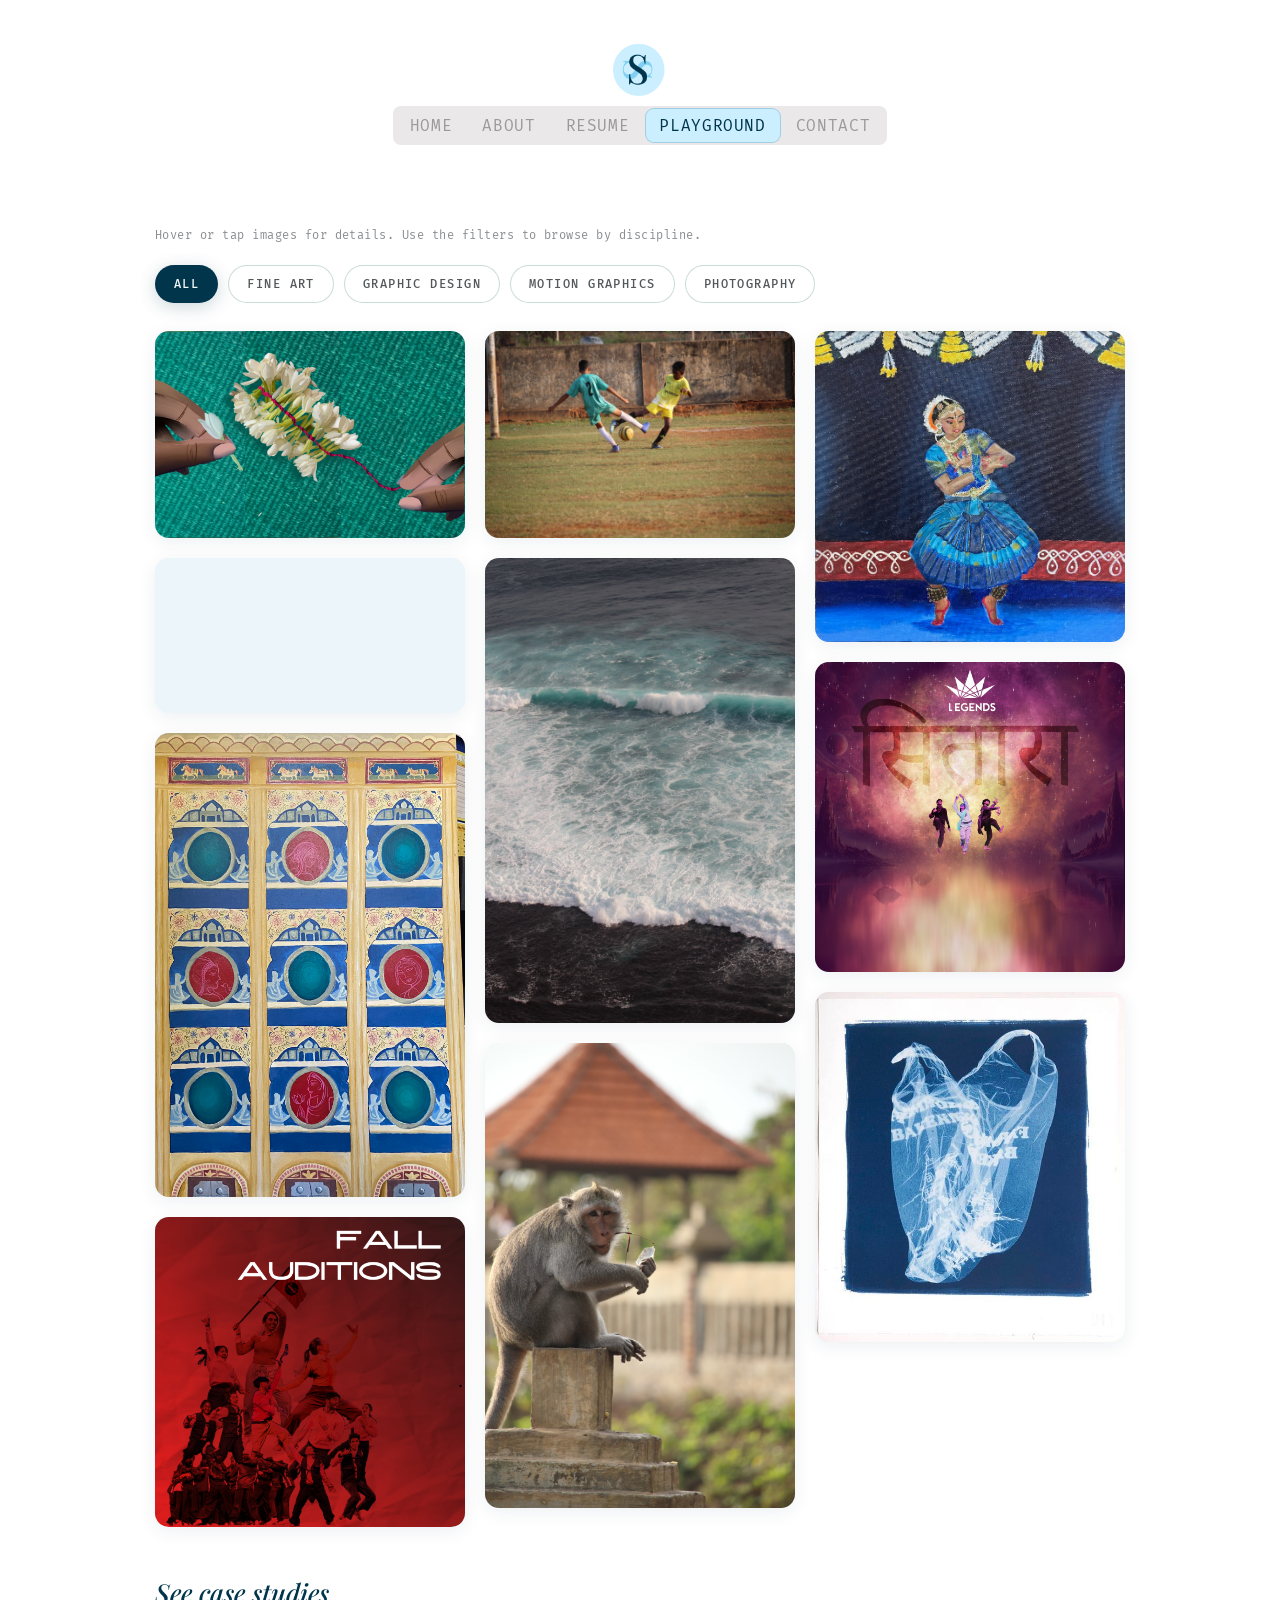
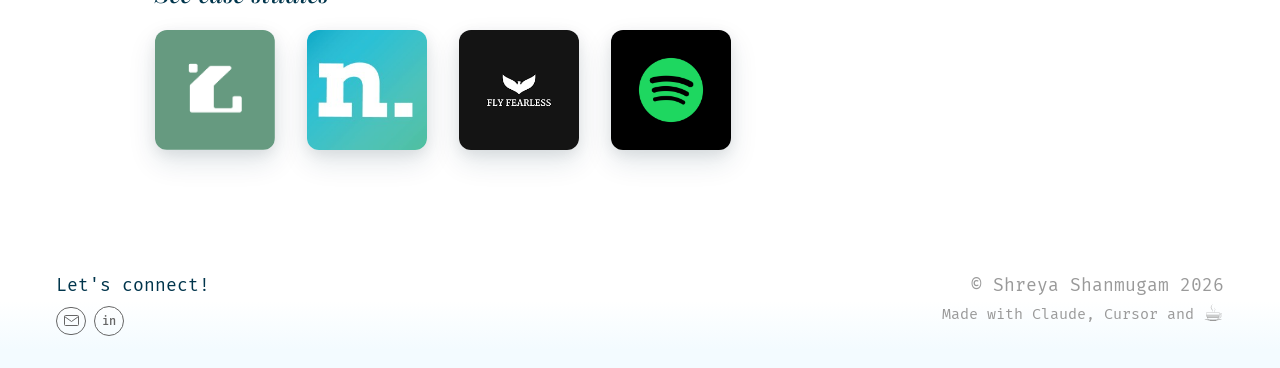
<file: playground.html>
<!DOCTYPE html>
<html lang="en">
<head>
  <meta charset="UTF-8" />
  <meta name="viewport" content="width=device-width, initial-scale=1.0" />
  <script>(function(){try{if(localStorage.getItem('ss-theme')==='dark')document.documentElement.classList.add('theme-dark');}catch(e){}})();</script>
  <title>Playground — Shreya Shanmugam</title>
  <link rel="icon" type="image/png" href="homepage%20images/SS-logo.png" />
  <link rel="preconnect" href="https://fonts.googleapis.com" />
  <link rel="preconnect" href="https://fonts.gstatic.com" crossorigin />
  <link href="https://fonts.googleapis.com/css2?family=Playfair+Display:ital,wght@0,400;0,500;1,400;1,500&family=Fira+Mono:wght@400;500&family=Albert+Sans:wght@400&display=swap" rel="stylesheet" />
  <link rel="stylesheet" href="styles.css" />
  <link rel="stylesheet" href="case-study-themes.css" />
  <link rel="stylesheet" href="dark-mode.css" />
</head>
<body class="page-playground">
  <div id="mainPage">
    <div class="page">
      <header class="case-header case-header--home">
        <div class="case-header-inner">
          <a href="index.html" class="case-home-logo" aria-label="Home">
            <img src="homepage%20images/SS-logo.png" alt="" width="87" height="89" />
          </a>
          <div class="nav-wrap">
            <nav class="pill" role="navigation" aria-label="Primary">
              <a class="nav-item" href="index.html"><span class="nav-fill" aria-hidden="true"></span><span class="nav-label">HOME</span></a>
              <a class="nav-item" href="about.html"><span class="nav-fill" aria-hidden="true"></span><span class="nav-label">ABOUT</span></a>
              <a class="nav-item" href="https://drive.google.com/file/d/1TNBHyqTxSHUOm1lDEhAfM9xkJUtxOBr_/view?usp=sharing" target="_blank" rel="noopener noreferrer"><span class="nav-fill" aria-hidden="true"></span><span class="nav-label">RESUME</span></a>
              <a class="nav-item active" href="playground.html"><span class="nav-fill" aria-hidden="true"></span><span class="nav-label">PLAYGROUND</span></a>
              <a class="nav-item" href="#site-footer"><span class="nav-fill" aria-hidden="true"></span><span class="nav-label">CONTACT</span></a>
            </nav>
          </div>
        </div>
      </header>
      <div id="page-body">
      <main class="pg-main">
        <p class="pg-intro" data-reveal>Hover or tap images for details. Use the filters to browse by discipline.</p>

        <nav class="pg-filter" role="toolbar" aria-label="Filter work by discipline" data-reveal>
          <button type="button" class="pg-filter__btn is-active" data-pg-filter="all" aria-pressed="true">All</button>
          <button type="button" class="pg-filter__btn" data-pg-filter="fine-art" aria-pressed="false">Fine art</button>
          <button type="button" class="pg-filter__btn" data-pg-filter="graphic-design" aria-pressed="false">Graphic design</button>
          <button type="button" class="pg-filter__btn" data-pg-filter="motion" aria-pressed="false">Motion graphics</button>
          <button type="button" class="pg-filter__btn" data-pg-filter="photography" aria-pressed="false">Photography</button>
        </nav>

        <div id="pg-playground" class="pg-masonry" aria-label="Playground work grid" data-pg-filter-active="all">

          <article class="pg-tile" data-reveal data-pg-tile data-pg-category="motion" data-entry-url="" aria-label="Playground piece — show details on hover or tap">
            <div class="pg-tile__surface">
              <img class="pg-tile__visual" src="playground%20content/45AA4DC9-A437-48A7-AFAC-6C7F514255AB.jpg" alt="" loading="lazy" />
            </div>
            <span class="pg-tile__popover" role="tooltip">
              <span class="pg-tile__popover-title">Jasmine's in my hair</span>
              <span class="pg-tile__popover-desc"> One frame from a stop motion </span>
              <span class="pg-tile__popover-medium">Medium · Procreate </span>
            </span>
          </article>

          <article class="pg-tile" data-reveal data-pg-tile data-pg-category="motion" data-entry-url="" aria-label="Logo animation — show details on hover or tap">
            <div class="pg-tile__surface">
              <video
                class="pg-tile__visual pg-tile__visual--video"
                autoplay
                muted
                loop
                playsinline
                preload="auto"
                disablepictureinpicture
                src="playground%20content/Logo%20animation.mp4"
              >
                <source src="playground%20content/Logo%20animation.mp4" type="video/mp4" />
              </video>
              <p class="pg-tile__video-fallback">This clip could not be loaded in your browser.</p>
            </div>
            <span class="pg-tile__popover" role="tooltip">
              <span class="pg-tile__popover-title">Logo animation</span>
              <span class="pg-tile__popover-desc"> Animation fo the outro a hype video.</span>
              <span class="pg-tile__popover-medium">Medium · After Effects</span>
            </span>
          </article>

          <article class="pg-tile" data-reveal data-pg-tile data-pg-category="fine-art" data-entry-url="" aria-label="Playground piece — show details on hover or tap">
            <div class="pg-tile__surface">
              <img class="pg-tile__visual" src="playground%20content/99010776-C28C-4AE6-9926-92E2DEB69475.jpg" alt="" loading="lazy" />
            </div>
            <span class="pg-tile__popover" role="tooltip">
              <span class="pg-tile__popover-title">Sit Still Look Pretty</span>
              <span class="pg-tile__popover-desc"> Painting that reveals another layer when you wear tinted glasses</span>
              <span class="pg-tile__popover-medium">Medium · Acrylic on Canvas</span>
            </span>
          </article>

          <article class="pg-tile" data-reveal data-pg-tile data-pg-category="graphic-design" data-entry-url="" aria-label="Fall auditions — show details on hover or tap">
            <div class="pg-tile__surface">
              <img class="pg-tile__visual" src="playground%20content/FALL%20AUDITIONS.png" alt="" loading="lazy" />
            </div>
            <span class="pg-tile__popover" role="tooltip">
              <span class="pg-tile__popover-title">Fall auditions</span>
              <span class="pg-tile__popover-desc">Promo graphic for a competitive dance team</span>
              <span class="pg-tile__popover-medium">Medium · Photoshop</span>
            </span>
          </article>

          <article class="pg-tile" data-reveal data-pg-tile data-pg-category="photography" data-entry-url="" aria-label="Playground piece — show details on hover or tap">
            <div class="pg-tile__surface">
              <img class="pg-tile__visual" src="playground%20content/IMG_5680.JPG" alt="" loading="lazy" />
            </div>
            <span class="pg-tile__popover" role="tooltip">
              <span class="pg-tile__popover-title">Perfect Center</span>
              <span class="pg-tile__popover-desc"> Photo from a soccer game</code>.</span>
              <span class="pg-tile__popover-medium">Medium · Photography</span>
            </span>
          </article>

          <article class="pg-tile" data-reveal data-pg-tile data-pg-category="photography" data-entry-url="" aria-label="Playground piece — show details on hover or tap">
            <div class="pg-tile__surface">
              <img class="pg-tile__visual" src="playground%20content/IMG_6435.JPG" alt="" loading="lazy" />
            </div>
            <span class="pg-tile__popover" role="tooltip">
              <span class="pg-tile__popover-title">Bali</span>
              <span class="pg-tile__popover-desc"> An image of a beach in Bali (2019)</span>
              <span class="pg-tile__popover-medium">Medium · Photography</span>
            </span>
          </article>

          <article class="pg-tile" data-reveal data-pg-tile data-pg-category="photography" data-entry-url="" aria-label="Playground piece — show details on hover or tap">
            <div class="pg-tile__surface">
              <img class="pg-tile__visual" src="playground%20content/IMG_6453.JPG" alt="" loading="lazy" />
            </div>
            <span class="pg-tile__popover" role="tooltip">
              <span class="pg-tile__popover-title">Monkey with my glasses</span>
              <span class="pg-tile__popover-desc"> From Bali (2019)</code>.</span>
              <span class="pg-tile__popover-medium">Medium · Photography</span>
            </span>
          </article>

          <article class="pg-tile" data-reveal data-pg-tile data-pg-category="fine-art" data-entry-url="" aria-label="Playground piece — show details on hover or tap">
            <div class="pg-tile__surface">
              <img class="pg-tile__visual" src="playground%20content/IMG_9901.JPG" alt="" loading="lazy" />
            </div>
            <span class="pg-tile__popover" role="tooltip">
              <span class="pg-tile__popover-title">Self portrait</span>
              <span class="pg-tile__popover-desc"> A self portrait of myself from my Arangetram(2024)</span>
              <span class="pg-tile__popover-medium">Medium · Acrylic on Canvas</span>
            </span>
          </article>

          <article class="pg-tile" data-reveal data-pg-tile data-pg-category="graphic-design" data-entry-url="" aria-label="Playground piece — show details on hover or tap">
            <div class="pg-tile__surface">
              <img class="pg-tile__visual" src="playground%20content/Untitled-1.png" alt="" loading="lazy" />
            </div>
            <span class="pg-tile__popover" role="tooltip">
              <span class="pg-tile__popover-title">Promotional graphic</span>
              <span class="pg-tile__popover-desc"> For a dance competition</code>.</span>
              <span class="pg-tile__popover-medium">Medium · Photoshop</span>
            </span>
          </article>

          <article class="pg-tile" data-reveal data-pg-tile data-pg-category="fine-art" data-entry-url="" aria-label="Playground piece — show details on hover or tap">
            <div class="pg-tile__surface">
              <img class="pg-tile__visual" src="playground%20content/image.png" alt="" loading="lazy" />
            </div>
            <span class="pg-tile__popover" role="tooltip">
              <span class="pg-tile__popover-title">Cyanotype Print of a plastic bage</span>
              <span class="pg-tile__popover-desc"> A print of a plastic bag I found on the beach</span>
              <span class="pg-tile__popover-medium">Medium · Cyanotype</span>
            </span>
          </article>

        </div>

        <section class="case-more case-more--playground" id="pg-see-case-studies" data-reveal aria-labelledby="pg-see-case-studies-heading">
          <h2 class="case-h2 case-h2--rule" id="pg-see-case-studies-heading">See case studies</h2>
          <div class="case-more-logos">
            <a class="case-more-tile" href="basis.html" data-more-desc="Lavalab — Basis — B2B SaaS AI copilot for cost segregation workflows.">
              <span class="case-more-squircle"><img class="case-more-logo" src="Case%20study%20logos/Basis.png" alt="Basis" width="200" height="200" loading="lazy" /></span>
              <span class="case-more-popover" role="tooltip"></span>
            </a>
            <a class="case-more-tile" href="neo.html" data-more-desc="Neoboard — edtech productivity platform; product design internship work.">
              <span class="case-more-squircle"><img class="case-more-logo" src="Case%20study%20logos/neoboardapp_logo.jpeg" alt="Neoboard" width="200" height="200" loading="lazy" /></span>
              <span class="case-more-popover" role="tooltip"></span>
            </a>
            <a class="case-more-tile" href="flyfearless.html" data-more-desc="Fly Fearless Unlimited — mental health startup website redesign.">
              <span class="case-more-squircle"><img class="case-more-logo" src="Case%20study%20logos/images.png" alt="Fly Fearless Unlimited" width="200" height="200" loading="lazy" /></span>
              <span class="case-more-popover" role="tooltip"></span>
            </a>
            <a class="case-more-tile" href="spotify.html" data-more-desc="Spotify customisable widgets — design challenge on the streaming homepage.">
              <span class="case-more-squircle case-more-squircle--cover"><img class="case-more-logo" src="Case%20study%20logos/spotify%20logo.webp" alt="Spotify" width="200" height="200" loading="lazy" /></span>
              <span class="case-more-popover" role="tooltip"></span>
            </a>
          </div>
        </section>
      </main>
      <footer id="site-footer">
        <div class="footer-left">
          <span class="footer-tagline">Let's connect!</span>
          <div class="footer-icons">
            <a class="footer-icon-mail" href="mailto:shreya.shanmugam25@gmail.com" aria-label="Email">
              <svg width="15" height="11" viewBox="0 0 15 11" fill="none"><rect x="0.5" y="0.5" width="14" height="10" rx="1" stroke="currentColor" stroke-width="1"/><path d="M0.5 1.5L7.5 6.5L14.5 1.5" stroke="currentColor" stroke-width="1"/></svg>
            </a>
            <a class="footer-icon-li" href="https://www.linkedin.com/in/shreyaa-shanmugam" target="_blank" rel="noopener" aria-label="LinkedIn">in</a>
          </div>
        </div>
        <div class="footer-copy-col">
          <span class="footer-copy">&copy; Shreya Shanmugam 2026</span>
          <span class="footer-attribution">Made with Claude, Cursor and <span class="footer-attribution-emoji">☕︎</span></span>
        </div>
      </footer>
      </div>
    </div>
  </div>
  <script src="nav.js"></script>
  <script src="case-study.js"></script>
  <script src="playground.js"></script>
</body>
</html>
</file>
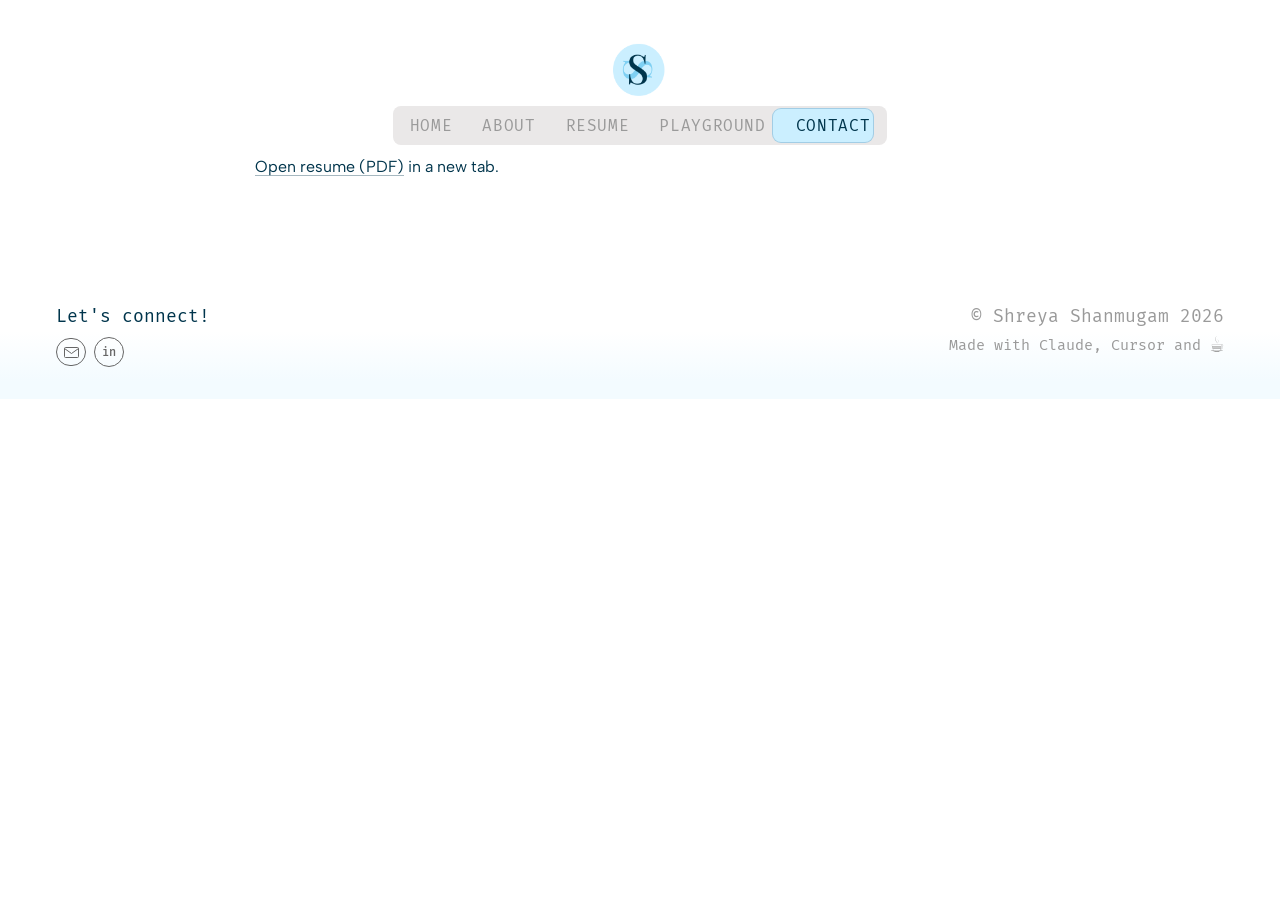
<file: resume.html>
<!DOCTYPE html>
<html lang="en">
<head>
  <meta charset="UTF-8" />
  <meta name="viewport" content="width=device-width, initial-scale=1.0" />
  <script>(function(){try{if(localStorage.getItem('ss-theme')==='dark')document.documentElement.classList.add('theme-dark');}catch(e){}})();</script>
  <title>Resume — Shreya Shanmugam</title>
  <link rel="icon" type="image/png" href="homepage%20images/SS-logo.png" />
  <link rel="preconnect" href="https://fonts.googleapis.com" />
  <link rel="preconnect" href="https://fonts.gstatic.com" crossorigin />
  <link href="https://fonts.googleapis.com/css2?family=Playfair+Display:ital,wght@0,400;0,500;1,400;1,500&family=Fira+Mono:wght@400;500&family=Albert+Sans:wght@400&display=swap" rel="stylesheet" />
  <link rel="stylesheet" href="styles.css" />
  <link rel="stylesheet" href="case-study-themes.css" />
  <link rel="stylesheet" href="dark-mode.css" />
</head>
<body class="page-resume">
  <div id="mainPage">
    <div class="page">
      <header class="case-header case-header--home">
        <div class="case-header-inner">
          <a href="index.html" class="case-home-logo" aria-label="Home">
            <img src="homepage%20images/SS-logo.png" alt="" width="87" height="89" />
          </a>
          <div class="nav-wrap">
            <nav class="pill" role="navigation" aria-label="Primary">
              <a class="nav-item" href="index.html"><span class="nav-fill" aria-hidden="true"></span><span class="nav-label">HOME</span></a>
              <a class="nav-item" href="about.html"><span class="nav-fill" aria-hidden="true"></span><span class="nav-label">ABOUT</span></a>
              <a class="nav-item active" href="https://drive.google.com/file/d/1TNBHyqTxSHUOm1lDEhAfM9xkJUtxOBr_/view?usp=sharing" target="_blank" rel="noopener noreferrer"><span class="nav-fill" aria-hidden="true"></span><span class="nav-label">RESUME</span></a>
              <a class="nav-item" href="playground.html"><span class="nav-fill" aria-hidden="true"></span><span class="nav-label">PLAYGROUND</span></a>
              <a class="nav-item" href="#site-footer"><span class="nav-fill" aria-hidden="true"></span><span class="nav-label">CONTACT</span></a>
            </nav>
          </div>
        </div>
      </header>
      <div id="page-body">
      <main class="about-main" style="padding-top: 8px;">
        <p class="about-body" style="font-size: 16px;">
          <a class="about-link" href="https://drive.google.com/file/d/1TNBHyqTxSHUOm1lDEhAfM9xkJUtxOBr_/view?usp=sharing" target="_blank" rel="noopener noreferrer">Open resume (PDF)</a> in a new tab.
        </p>
      </main>
      <footer id="site-footer">
        <div class="footer-left">
          <span class="footer-tagline">Let's connect!</span>
          <div class="footer-icons">
            <a class="footer-icon-mail" href="mailto:shreya.shanmugam25@gmail.com" aria-label="Email">
              <svg width="15" height="11" viewBox="0 0 15 11" fill="none"><rect x="0.5" y="0.5" width="14" height="10" rx="1" stroke="currentColor" stroke-width="1"/><path d="M0.5 1.5L7.5 6.5L14.5 1.5" stroke="currentColor" stroke-width="1"/></svg>
            </a>
            <a class="footer-icon-li" href="https://www.linkedin.com/in/shreyaa-shanmugam" target="_blank" rel="noopener" aria-label="LinkedIn">in</a>
          </div>
        </div>
        <div class="footer-copy-col">
          <span class="footer-copy">&copy; Shreya Shanmugam 2026</span>
          <span class="footer-attribution">Made with Claude, Cursor and <span class="footer-attribution-emoji">☕︎</span></span>
        </div>
      </footer>
      </div>
    </div>
  </div>
  <script src="nav.js"></script>
</body>
</html>
</file>
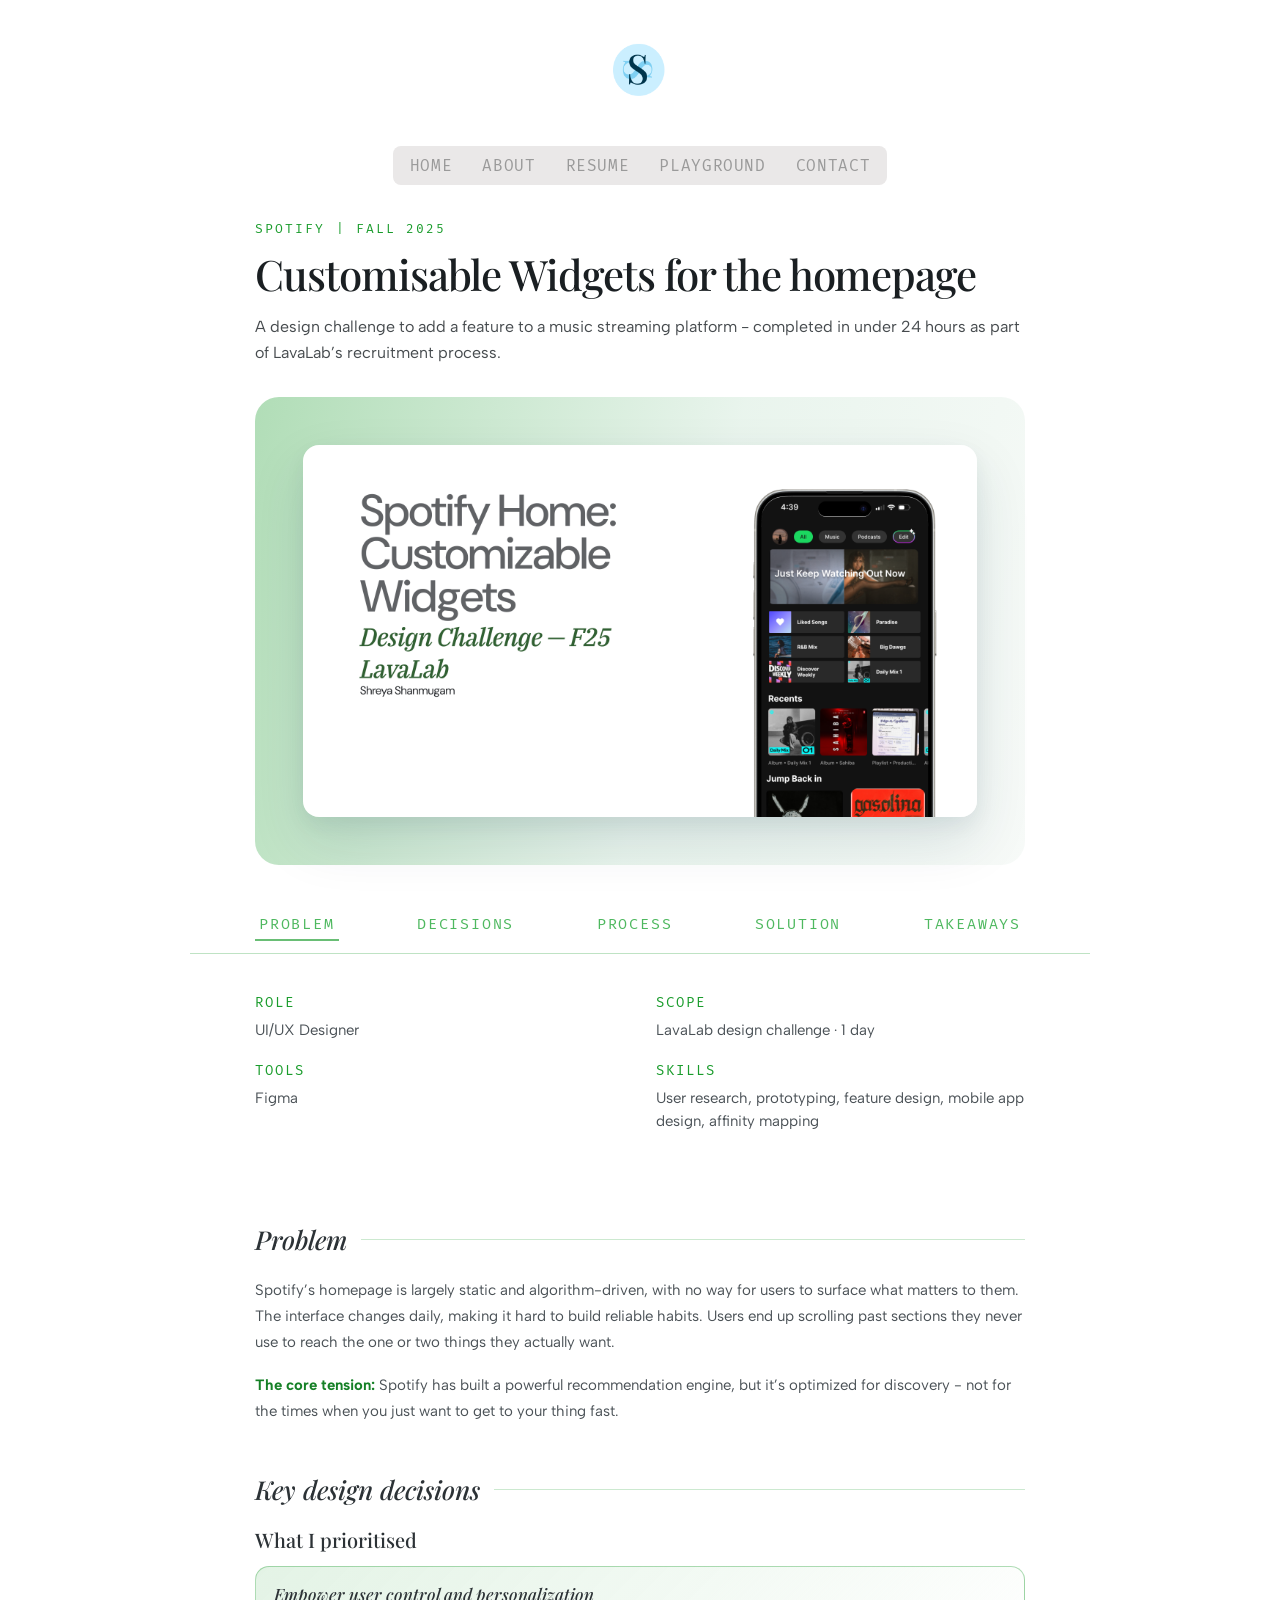
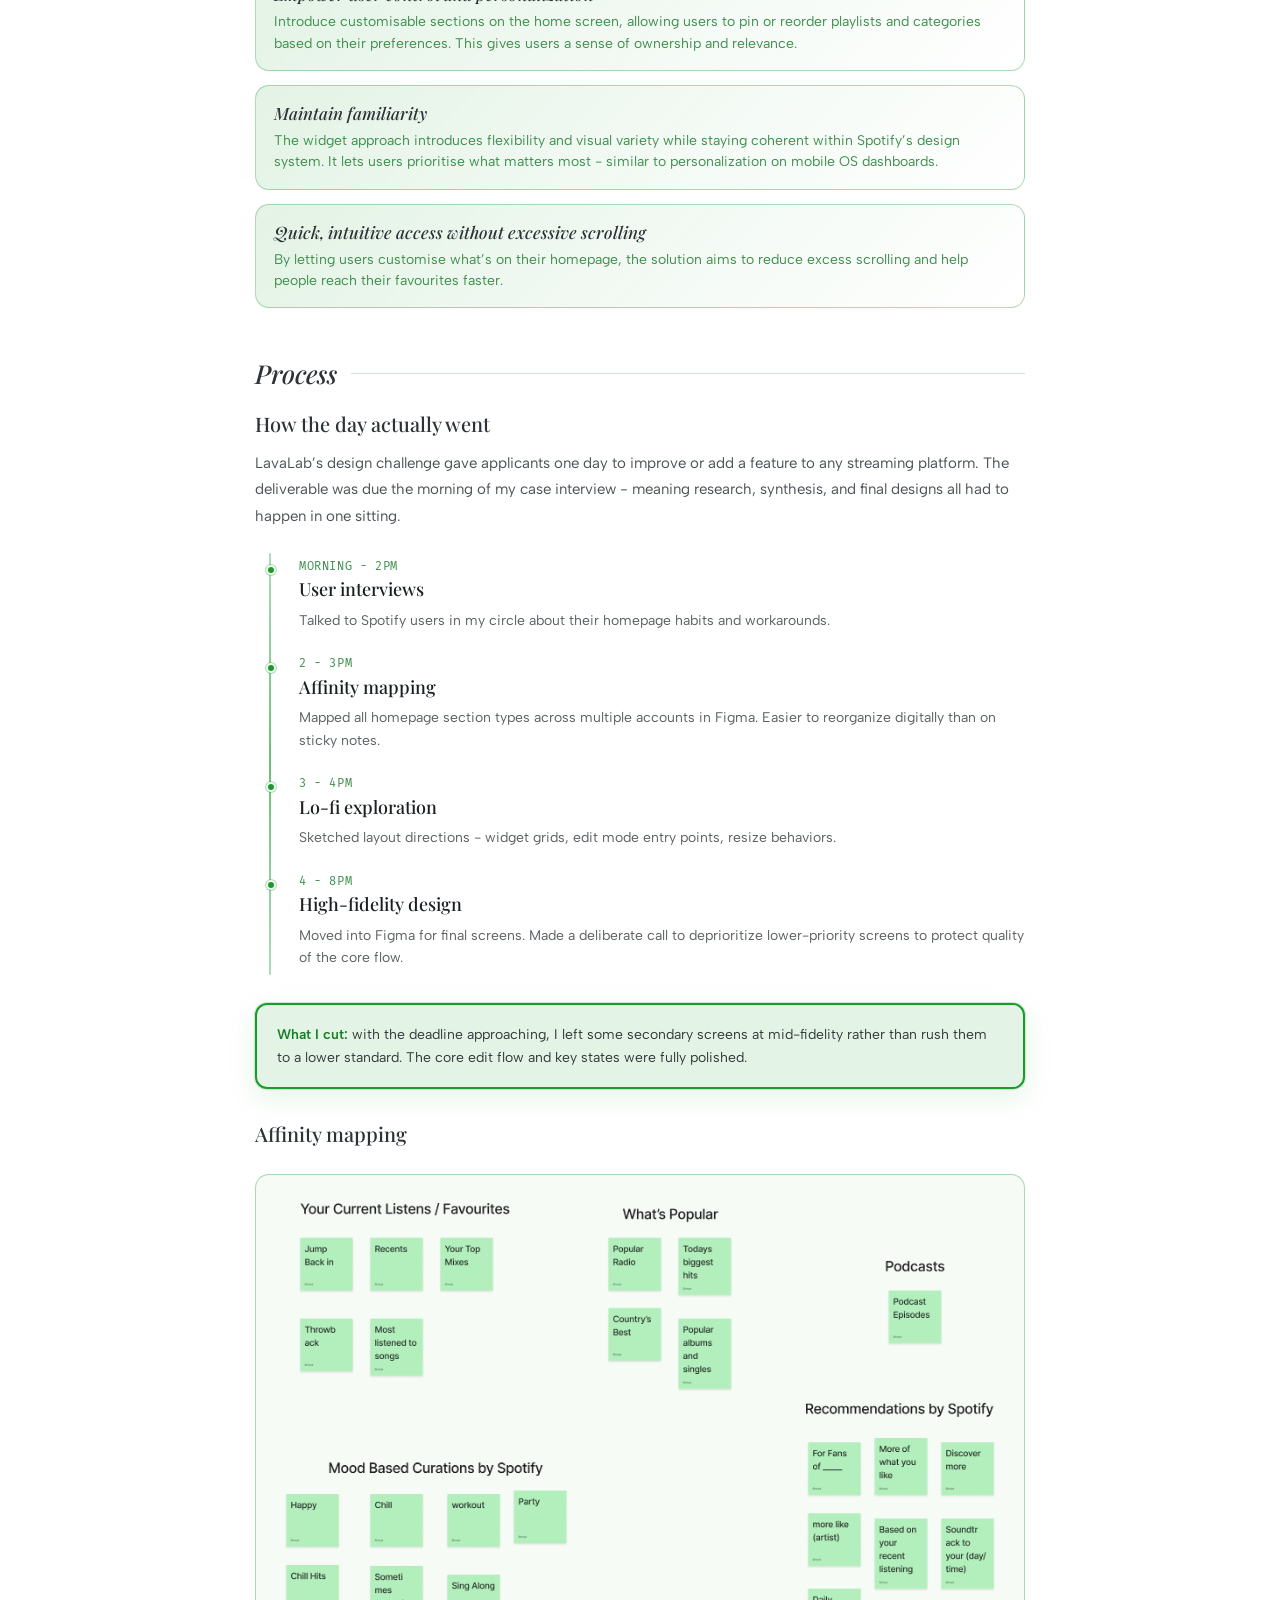
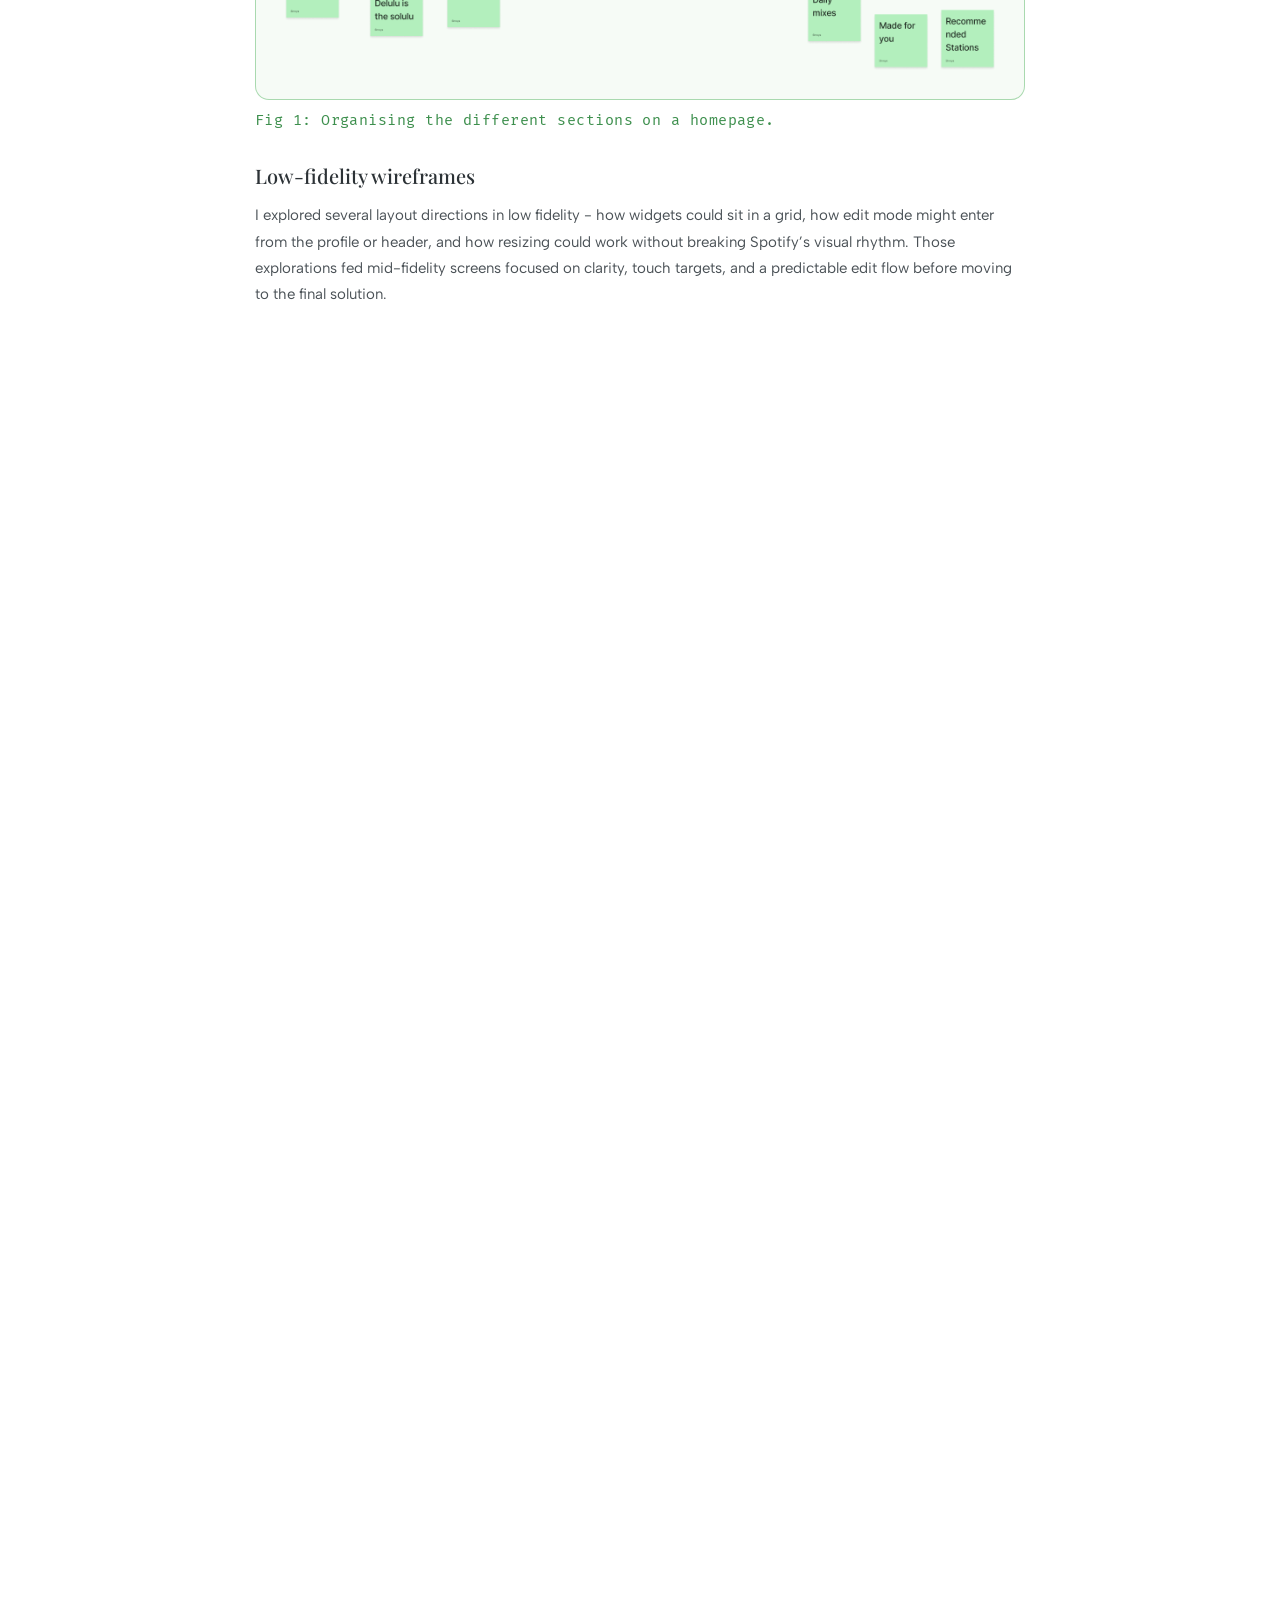
<file: spotify.html>
<!DOCTYPE html>
<html lang="en">
<head>
  <meta charset="UTF-8" />
  <meta name="viewport" content="width=device-width, initial-scale=1.0" />
  <script>(function(){try{if(localStorage.getItem('ss-theme')==='dark')document.documentElement.classList.add('theme-dark');}catch(e){}})();</script>
  <title>Spotify - Case Study - Shreya Shanmugam</title>
  <link rel="icon" type="image/png" href="homepage%20images/SS-logo.png" />
  <link rel="preconnect" href="https://fonts.googleapis.com" />
  <link rel="preconnect" href="https://fonts.gstatic.com" crossorigin />
  <link href="https://fonts.googleapis.com/css2?family=Playfair+Display:ital,wght@0,400;0,500;1,400;1,500&family=Fira+Mono:wght@400;500&family=Albert+Sans:wght@400&display=swap" rel="stylesheet" />
  <link rel="stylesheet" href="styles.css?v=spotify-2026-04" />
  <link rel="stylesheet" href="case-study-themes.css?v=spotify-2026-04" />
  <link rel="stylesheet" href="dark-mode.css?v=spotify-2026-04" />
</head>
<body class="page-case-study page-spotify">

  <div id="mainPage">
    <div class="page">
      <header class="case-header">
        <div class="case-header-inner">
          <a href="index.html" class="case-home-logo" aria-label="Home">
            <img src="homepage%20images/SS-logo.png" alt="" width="87" height="89" />
          </a>
          <div class="nav-wrap">
            <nav class="pill" role="navigation" aria-label="Primary">
              <a class="nav-item" href="index.html"><span class="nav-fill" aria-hidden="true"></span><span class="nav-label">HOME</span></a>
              <a class="nav-item" href="about.html"><span class="nav-fill" aria-hidden="true"></span><span class="nav-label">ABOUT</span></a>
              <a class="nav-item" href="https://drive.google.com/file/d/1TNBHyqTxSHUOm1lDEhAfM9xkJUtxOBr_/view?usp=sharing" target="_blank" rel="noopener noreferrer"><span class="nav-fill" aria-hidden="true"></span><span class="nav-label">RESUME</span></a>
              <a class="nav-item" href="playground.html"><span class="nav-fill" aria-hidden="true"></span><span class="nav-label">PLAYGROUND</span></a>
              <a class="nav-item" href="#site-footer"><span class="nav-fill" aria-hidden="true"></span><span class="nav-label">CONTACT</span></a>
            </nav>
          </div>
        </div>
      </header>

      <div id="page-body">

      <section class="case-hero case-hero--banner" data-reveal>
        <div class="case-hero-copy">
          <p class="case-eyebrow">Spotify | Fall 2025</p>
          <h1 class="case-title">Customisable Widgets for the homepage</h1>
          <p class="case-lede">
            A design challenge to add a feature to a music streaming platform - completed in under 24 hours as part of LavaLab&rsquo;s recruitment process.
          </p>
        </div>
        <div class="case-hero-plate">
          <div class="case-hero-media">
            <img src="spotify-images/banner.png" alt="" class="case-hero-img" width="1600" height="900" />
          </div>
        </div>
      </section>

      <nav class="case-subnav" aria-label="Case study sections">
        <div class="case-subnav-inner">
          <a href="#problem">Problem</a>
          <a href="#keydecisions">Decisions</a>
          <a href="#process">Process</a>
          <a href="#solution">Solution</a>
          <a href="#takeaway">Takeaways</a>
        </div>
      </nav>

      <main class="case-main">
        <div class="case-meta-grid" data-reveal>
          <div class="case-meta-block">
            <h2 class="case-meta-label">Role</h2>
            <p class="case-meta-value">UI/UX Designer</p>
          </div>
          <div class="case-meta-block">
            <h2 class="case-meta-label">Scope</h2>
            <p class="case-meta-value">LavaLab design challenge · 1 day</p>
          </div>
          <div class="case-meta-block">
            <h2 class="case-meta-label">Tools</h2>
            <p class="case-meta-value">Figma</p>
          </div>
          <div class="case-meta-block">
            <h2 class="case-meta-label">Skills</h2>
            <p class="case-meta-value">User research, prototyping, feature design, mobile app design, affinity mapping</p>
          </div>
        </div>

        <article class="case-article">
          <section id="problem" class="case-section case-anchor" data-reveal>
            <h2 class="case-h2">Problem</h2>
            <p class="case-p">
              Spotify&rsquo;s homepage is largely static and algorithm-driven, with no way for users to surface what matters to them. The interface changes daily, making it hard to build reliable habits. Users end up scrolling past sections they never use to reach the one or two things they actually want.
            </p>
            <p class="case-p">
              <strong class="case-emphasis">The core tension:</strong> Spotify has built a powerful recommendation engine, but it&rsquo;s optimized for discovery - not for the times when you just want to get to your thing fast.
            </p>
          </section>

          <section id="keydecisions" class="case-section case-anchor" data-reveal>
            <h2 class="case-h2">Key design decisions</h2>
            <h3 class="case-h3">What I prioritised</h3>
            <ul class="case-outcome-list">
              <li class="case-outcome-item">
                <span class="case-outcome-title">Empower user control and personalization</span>
                <span class="case-outcome-sub">Introduce customisable sections on the home screen, allowing users to pin or reorder playlists and categories based on their preferences. This gives users a sense of ownership and relevance.</span>
              </li>
              <li class="case-outcome-item">
                <span class="case-outcome-title">Maintain familiarity</span>
                <span class="case-outcome-sub">The widget approach introduces flexibility and visual variety while staying coherent within Spotify&rsquo;s design system. It lets users prioritise what matters most - similar to personalization on mobile OS dashboards.</span>
              </li>
              <li class="case-outcome-item">
                <span class="case-outcome-title">Quick, intuitive access without excessive scrolling</span>
                <span class="case-outcome-sub">By letting users customise what&rsquo;s on their homepage, the solution aims to reduce excess scrolling and help people reach their favourites faster.</span>
              </li>
            </ul>
          </section>

          <section id="process" class="case-section case-anchor" data-reveal>
            <h2 class="case-h2">Process</h2>

            <h3 class="case-h3">How the day actually went</h3>
            <p class="case-p">
              LavaLab&rsquo;s design challenge gave applicants one day to improve or add a feature to any streaming platform. The deliverable was due the morning of my case interview - meaning research, synthesis, and final designs all had to happen in one sitting.
            </p>

            <ul class="case-timeline" role="list">
              <li class="case-timeline__item">
                <p class="case-timeline__time">Morning - 2pm</p>
                <p class="case-timeline__title">User interviews</p>
                <p class="case-timeline__body">Talked to Spotify users in my circle about their homepage habits and workarounds.</p>
              </li>
              <li class="case-timeline__item">
                <p class="case-timeline__time">2 - 3pm</p>
                <p class="case-timeline__title">Affinity mapping</p>
                <p class="case-timeline__body">Mapped all homepage section types across multiple accounts in Figma. Easier to reorganize digitally than on sticky notes.</p>
              </li>
              <li class="case-timeline__item">
                <p class="case-timeline__time">3 - 4pm</p>
                <p class="case-timeline__title">Lo-fi exploration</p>
                <p class="case-timeline__body">Sketched layout directions - widget grids, edit mode entry points, resize behaviors.</p>
              </li>
              <li class="case-timeline__item">
                <p class="case-timeline__time">4 - 8pm</p>
                <p class="case-timeline__title">High-fidelity design</p>
                <p class="case-timeline__body">Moved into Figma for final screens. Made a deliberate call to deprioritize lower-priority screens to protect quality of the core flow.</p>
              </li>
            </ul>

            <aside class="case-process-callout" aria-label="Scope note">
              <p class="case-p"><strong>What I cut:</strong> with the deadline approaching, I left some secondary screens at mid-fidelity rather than rush them to a lower standard. The core edit flow and key states were fully polished.</p>
            </aside>

            <h3 class="case-h3 case-h3--spaced">Affinity mapping</h3>

            <figure class="case-figure" data-reveal>
              <div class="case-figure-frame">
                <img class="case-figure-img" src="spotify-images/process%201.png" alt="Diagram organising Spotify homepage section types" loading="lazy" width="1400" height="900" />
              </div>
              <figcaption class="case-caption">Fig 1: Organising the different sections on a homepage.</figcaption>
            </figure>

            <h3 class="case-h3 case-h3--spaced">Low-fidelity wireframes</h3>
            <p class="case-p">
              I explored several layout directions in low fidelity - how widgets could sit in a grid, how edit mode might enter from the profile or header, and how resizing could work without breaking Spotify&rsquo;s visual rhythm. Those explorations fed mid-fidelity screens focused on clarity, touch targets, and a predictable edit flow before moving to the final solution.
            </p>
            <figure class="case-figure" data-reveal>
              <div class="case-figure-frame">
                <img class="case-figure-img" src="spotify-images/lo-fi.png" alt="Low-fidelity wireframes for homepage widgets and edit mode" loading="lazy" width="1400" height="900" />
              </div>
              <figcaption class="case-caption">Fig 2: Low-fidelity wireframes for homepage widgets and edit mode.</figcaption>
            </figure>
          </section>

          <section id="solution" class="case-section case-anchor" data-reveal>
            <h2 class="case-h2">Solution</h2>
            <p class="case-p">The final concept centres on a simple loop:</p>
            <ul class="case-bullet-list">
              <li><strong>Go into edit mode</strong> to rearrange the homepage.</li>
              <li><strong>Add any content</strong> you want surfaced first.</li>
              <li><strong>Delete and resize widgets</strong> so the fold reflects your priorities - not only the algorithm&rsquo;s.</li>
            </ul>
            <figure class="case-figure" data-reveal>
              <div class="case-figure-frame case-figure-frame--borderless">
                <img class="case-figure-img" src="spotify-images/solution.png" alt="Final design - customizable home screen widgets and edit mode" loading="lazy" width="1400" height="900" />
              </div>
              <figcaption class="case-caption">Final solution: customizable widgets on the home screen.</figcaption>
            </figure>
            <div class="case-deck-wrap">
              <a class="case-deck-btn" href="https://www.figma.com/proto/7a4i3uQtWfi528MAsLMaX4/LavaLab-Design-Challenge?node-id=5-7&amp;t=VgcTM2dIcZmBCstt-1&amp;scaling=scale-down&amp;content-scaling=fixed&amp;page-id=0%3A1&amp;starting-point-node-id=5%3A7" target="_blank" rel="noopener noreferrer">View clickable prototype</a>
            </div>
          </section>

          <section id="takeaway" class="case-section case-anchor" data-reveal>
            <h2 class="case-h2">Key takeaways</h2>
            <div class="case-takeaways">
              <details class="case-details">
                <summary>Fix the sample bias in my research</summary>
                <div class="case-details__body">
                  <p class="case-p">Everyone I interviewed was in my immediate social circle - not a representative sample. A stranger&rsquo;s relationship to the Spotify homepage is likely very different. I&rsquo;d want to talk to casual listeners and podcast-first users before feeling confident in the problem statement.</p>
                </div>
              </details>
              <details class="case-details">
                <summary>Validate whether users actually want this</summary>
                <div class="case-details__body">
                  <p class="case-p">The biggest question that came up in my case interview: do users actually want to customise their homepage, or is that added friction? Customisation only helps if users are motivated to set it up. I&rsquo;d want to test whether the payoff is clear enough to justify the one-time effort.</p>
                </div>
              </details>
              <details class="case-details">
                <summary>Design for where Spotify is heading, not just where it is</summary>
                <div class="case-details__body">
                  <p class="case-p">Spotify is actively building toward a more AI-driven experience with features like Spotify DJ and expanding into non-music content. A widget system designed today needs to account for those new content types - or it risks becoming outdated quickly.</p>
                </div>
              </details>
            </div>
          </section>

          <section class="case-more" data-reveal>
            <h2 class="case-h2 case-h2--rule">More case studies</h2>
            <p class="case-p">
              <a class="case-inline-link case-back-link" href="index.html">Back to homepage</a>
            </p>
            <div class="case-more-logos">
              <a class="case-more-tile" href="basis.html" data-more-desc="Basis - B2B SaaS AI copilot for cost segregation workflows.">
                <span class="case-more-squircle"><img class="case-more-logo" src="Case%20study%20logos/Basis.png" alt="Basis" width="200" height="200" loading="lazy" /></span>
                <span class="case-more-popover" role="tooltip"></span>
              </a>
              <a class="case-more-tile" href="neo.html" data-more-desc="Neoboard - edtech productivity platform; product design internship work.">
                <span class="case-more-squircle"><img class="case-more-logo" src="Case%20study%20logos/neoboardapp_logo.jpeg" alt="Neoboard" width="200" height="200" loading="lazy" /></span>
                <span class="case-more-popover" role="tooltip"></span>
              </a>
              <a class="case-more-tile" href="flyfearless.html" data-more-desc="Fly Fearless Unlimited - mental health startup website redesign.">
                <span class="case-more-squircle"><img class="case-more-logo" src="Case%20study%20logos/images.png" alt="Fly Fearless Unlimited" width="200" height="200" loading="lazy" /></span>
                <span class="case-more-popover" role="tooltip"></span>
              </a>
            </div>
          </section>
        </article>
      </main>

      <footer id="site-footer" data-reveal>
        <div class="footer-left">
          <span class="footer-tagline">Let's connect!</span>
          <div class="footer-icons">
            <a class="footer-icon-mail" href="mailto:shreya.shanmugam25@gmail.com" aria-label="Email">
              <svg width="15" height="11" viewBox="0 0 15 11" fill="none">
                <rect x="0.5" y="0.5" width="14" height="10" rx="1" stroke="currentColor" stroke-width="1"/>
                <path d="M0.5 1.5L7.5 6.5L14.5 1.5" stroke="currentColor" stroke-width="1"/>
              </svg>
            </a>
            <a class="footer-icon-li" href="https://www.linkedin.com/in/shreyaa-shanmugam" target="_blank" rel="noopener" aria-label="LinkedIn">in</a>
          </div>
        </div>
        <div class="footer-copy-col">
          <span class="footer-copy">&copy; Shreya Shanmugam 2026</span>
          <span class="footer-attribution">Made with Claude, Cursor and <span class="footer-attribution-emoji">☕︎</span></span>
        </div>
      </footer>
      </div>
    </div>
  </div>

  <script src="case-study.js"></script>
  <script src="nav.js"></script>
</body>
</html>
</file>
<file: styles.css>
/* ── Reset ───────────────────────────────── */
*, *::before, *::after { margin: 0; padding: 0; box-sizing: border-box; }
html { scroll-behavior: smooth; }
body {
  font-family: 'Albert Sans', system-ui, sans-serif;
  background: #fff;
  color: #00354c;
  overflow-x: hidden;
}

/* Basis case study accent (swap hex when you have final brand green) */
:root {
  --basis-green: #669a80;
  --basis-green-dark: #284739;
  --basis-green-soft: rgba(102, 154, 128, 0.14);
  --basis-green-border: rgba(102, 154, 128, 0.35);

  /* Site design system (portfolio + shared UI) */
  --ds-navy: #00354c;
  --ds-navy-08: rgba(0, 53, 76, 0.08);
  --ds-navy-12: rgba(0, 53, 76, 0.12);
  --ds-navy-14: rgba(0, 53, 76, 0.14);
  --ds-sky: #caeefe;
  --ds-sky-tint: #ecf6fa;
  --ds-muted: #9a9a9a;
  --ds-heading: #2c3236;
  --ds-body-muted: rgba(44, 50, 54, 0.82);
  --ds-surface: #ffffff;
  --ds-card-hover: #e4e4e3;
  --ds-tag-bg: #ffffff;
  --ds-tag-fg: var(--ds-navy);
  --ds-tag-border: var(--ds-navy-08);
}

/* ── Animation overlay ───────────────────── */
#animScreen {
  position: fixed; inset: 0;
  display: flex; align-items: center; justify-content: center;
  background: #fff; z-index: 500;
  transition: opacity 0.7s ease;
}
#animScreen.out { opacity: 0; pointer-events: none; }

.hero-name {
  font-family: 'Playfair Display', Georgia, serif;
  font-weight: 500; font-style: normal;
  font-size: clamp(38px, 7.2vw, 110px);
  letter-spacing: -0.02em; line-height: 1.02;
  color: #00354c; white-space: normal;
  display: block;
  text-align: center;
}
.ch       { display: inline-block; }
.ch-s     { display: inline-block; }
.ch-space { display: inline-block; width: 0.5em; }

.cursor {
  display: inline-block;
  width: max(2px, 0.03em); height: 0.82em;
  background: #00354c; margin-left: 2px;
  vertical-align: baseline; position: relative; top: 0.05em;
  flex-shrink: 0; animation: blink 0.75s step-end infinite;
  transition: opacity 0.3s ease;
}
.cursor.off { opacity: 0; animation: none; }
@keyframes blink { 0%,100%{opacity:1} 50%{opacity:0} }

/* ── Main page ───────────────────────────── */
#mainPage { opacity: 0; transition: opacity 0.7s ease; }
#mainPage.show { opacity: 1; }

/* PJAX: only swap content below header; optional crossfade */
#page-body {
  transition: opacity 0.28s ease;
}
#page-body.is-pjax-swapping {
  opacity: 0.35;
}

/* ── Page wrapper (1512px reference width) ── */
.page {
  width: 100%;
  max-width: 1512px;
  margin: 0 auto;
  position: relative;
}

/* ── NAV PILL ────────────────────────────────
   Figma: left 583px / width 364px / top 40px
   bg #eae8e8 / rounded 6px / px 8px
─────────────────────────────────────────── */
.nav-wrap {
  display: flex;
  justify-content: center;
  padding: 40px 0 0;
  width: 100%;
  max-width: 100%;
  min-width: 0;
  box-sizing: border-box;
}
nav.pill {
  display: flex;
  align-items: center;
  flex-wrap: wrap;
  justify-content: center;
  background: #eae8e8;
  border-radius: 8px;
  padding: 2px;
  position: relative;
  max-width: 100%;
  box-sizing: border-box;
}
/* Sliding highlight (JS positions .nav-pill-indicator to match .nav-item.active) */
.nav-pill-indicator {
  position: absolute;
  left: 0;
  top: 0;
  z-index: 0;
  pointer-events: none;
  border-radius: 9px;
  background: #cbefff;
  border: 1px solid rgba(130, 178, 208, 0.55);
  box-sizing: border-box;
  opacity: 0;
  transition:
    left 0.38s cubic-bezier(0.25, 0.46, 0.45, 0.94),
    width 0.38s cubic-bezier(0.25, 0.46, 0.45, 0.94),
    height 0.38s cubic-bezier(0.25, 0.46, 0.45, 0.94),
    top 0.38s cubic-bezier(0.25, 0.46, 0.45, 0.94),
    opacity 0.2s ease;
  will-change: left, width, height, top;
}
nav.pill .nav-item {
  font-family: 'Fira Mono', monospace;
  font-size: 16px;
  letter-spacing: 0.04em;
  color: #9a9a9a;
  padding: 7px 14px;
  border-radius: 9px;
  cursor: pointer;
  text-decoration: none;
  border: 1px solid transparent;
  background: transparent;
  transition: color 0.12s ease, background 0.12s ease, border-color 0.12s ease;
  white-space: nowrap;
  position: relative;
  overflow: visible;
  display: inline-flex;
  align-items: center;
  justify-content: center;
}
nav.pill .nav-item .nav-fill {
  display: none;
}
nav.pill .nav-item .nav-label {
  position: relative;
  z-index: 1;
}
nav.pill .nav-item.active {
  background: transparent;
  color: #00354c;
  border-color: transparent;
}
nav.pill .nav-item:not(.active):hover { color: #00354c; }

/* Anchor jump to footer (Contact) */
#site-footer {
  scroll-margin-top: 28px;
}

/* ── SCROLL HINT ─────────────────────────── */
.scroll-hint {
  font-family: 'Fira Mono', monospace;
  font-size: 13px; letter-spacing: 0.1em;
  color: #9a9a9a; text-align: center;
  padding: 14px 0 20px;
}

/* ── HERO CARD ───────────────────────────────
   Figma: left 65px / top 98px / w 1392 / h 523
   bg #00354c / rounded 24px / overflow hidden
   pb 89px, pt 60px, px 48px, gap 16px
─────────────────────────────────────────── */
.hero-section { padding: 20px 65px; }

.hero-card {
  background: #00354c;
  border-radius: 24px;
  overflow: hidden;
  min-height: 523px;
  display: flex; flex-direction: column;
  align-items: center; justify-content: center;
  gap: 16px;
  padding: 60px 48px 89px;
  text-align: center;
}

/* SS logo — pixel-exact from Figma node 65:40
   Circle: left 0, top 6px, size 82.82px
   Back S wrapper: left 47.81px, top 29px, w 38.974px, h 27px — S rotated 90deg inside
   Front S: left 22px, top 0, upright navy */
.ss-logo {
  position: relative;
  width: 82.82px;
  height: 88.82px;  /* circle height + 6px top offset */
  flex-shrink: 0;
  overflow: hidden;
}
.ss-logo .logo-circle {
  position: absolute;
  left: 0; top: 6px;
  width: 82.82px; height: 82.82px;
  border-radius: 50%;
  background: #ecf6fa;
}
/* Back S: wrapper at Figma coords, S rotated 90deg inside */
.ss-logo .s-back-wrap {
  position: absolute;
  left: 47.81px; top: 29px;
  width: 38.974px; height: 27px;
  display: flex; align-items: center; justify-content: center;
  overflow: visible;
}
.ss-logo .s-back {
  font-family: 'Playfair Display', Georgia, serif;
  font-weight: 500; font-style: normal;
  font-size: 64.71px; line-height: normal;
  color: #7fd0f3;
  display: block;
  transform: rotate(90deg);
  white-space: nowrap;
}
/* Front S: left 22px, top 0, upright navy */
.ss-logo .s-front {
  position: absolute;
  left: 22px; top: 0;
  font-family: 'Playfair Display', Georgia, serif;
  font-weight: 500; font-style: normal;
  font-size: 64.71px; line-height: normal;
  color: #00354c;
  white-space: nowrap;
}

/* PNG logo (homepage hero, about top link; intro animation still targets .ss-logo on index) */
.ss-logo--hero,
.ss-logo--about {
  width: auto;
  height: auto;
  overflow: visible;
}
.ss-logo--hero .hero-logo-img,
.ss-logo--about .hero-logo-img {
  display: block;
  height: 89px;
  width: auto;
  max-width: 100px;
  object-fit: contain;
}

.hero-name-static {
  font-family: 'Playfair Display', Georgia, serif;
  font-weight: 500; font-style: normal;
  font-size: 72px; letter-spacing: -0.025em;
  color: #fff; white-space: nowrap;
}
/* Figma: subtitle #79a4b7 (muted blue-grey), 16px, tracking 2.56px */
.hero-sub {
  font-family: 'Fira Mono', monospace;
  font-size: 18px; letter-spacing: 0.16em;
  text-transform: uppercase; color: #79a4b7;
}
/* Availability — same pill system as About (about-badge) */
.hero-card .about-badge.hero-availability-badge {
  margin-bottom: 0;
}

/* Figma: tagline #caeefe, 16px, tracking 2.24px */
.hero-tagline {
  font-family: 'Fira Mono', monospace;
  font-size: 18px; letter-spacing: 0.14em;
  text-transform: uppercase; color: #caeefe;
}

/* ── CASE STUDIES (boxed / floating cards — grey shell on hover only) ── */
.cases-section {
  padding: 32px 59px 48px;
  margin-top: 8px;
  background: var(--ds-surface);
}
.cases-header {
  display: flex;
  justify-content: space-between;
  align-items: baseline;
  border-bottom: 1px solid var(--ds-navy-12);
  padding-bottom: 0;
  margin-bottom: 24px;
}
.cases-label,
.cases-count {
  font-family: 'Fira Mono', monospace;
  font-size: 12px;
  letter-spacing: 0.14em;
  text-transform: uppercase;
  color: var(--ds-muted);
  padding-bottom: 8px;
}

/* Home — case studies: fade in and move up when scrolled into view */
#case-studies .cases-header[data-reveal] {
  opacity: 0;
  transform: translateY(32px);
  transition:
    opacity 0.72s cubic-bezier(0.4, 0, 0.2, 1),
    transform 0.72s cubic-bezier(0.34, 1.02, 0.32, 1);
}
#case-studies .cases-header[data-reveal].is-visible {
  opacity: 1;
  transform: translateY(0);
}
#case-studies .card[data-reveal] {
  opacity: 0;
  transform: translateY(40px);
  transition:
    opacity 0.72s cubic-bezier(0.4, 0, 0.2, 1),
    transform 0.72s cubic-bezier(0.34, 1.02, 0.32, 1),
    box-shadow 0.3s ease,
    background-color 0.3s ease;
}
#case-studies .card[data-reveal].is-visible {
  opacity: 1;
  transform: translateY(0);
}
#case-studies .cards-grid .card[data-reveal]:nth-child(1) {
  transition-delay: 0ms;
}
#case-studies .cards-grid .card[data-reveal]:nth-child(2) {
  transition-delay: 0.07s;
}
#case-studies .cards-grid .card[data-reveal]:nth-child(3) {
  transition-delay: 0.14s;
}
#case-studies .cards-grid .card[data-reveal]:nth-child(4) {
  transition-delay: 0.21s;
}
#case-studies .card[data-reveal].is-visible:hover {
  transform: translateY(-4px);
}
@media (prefers-reduced-motion: reduce) {
  #case-studies .cases-header[data-reveal],
  #case-studies .card[data-reveal],
  body.page-playground .pg-intro[data-reveal],
  body.page-playground .pg-filter[data-reveal],
  body.page-playground .pg-tile[data-reveal],
  body.page-playground .case-more--playground[data-reveal] {
    opacity: 1;
    transform: none;
    transition: none;
    transition-delay: 0ms !important;
  }
  .cards-grid .card .card-title-arrow {
    transition: opacity 0.2s ease;
    transform: none;
  }
  .cards-grid .card:hover .card-title-arrow,
  .cards-grid .card:focus-visible .card-title-arrow {
    transform: none;
  }
}

.cards-grid {
  display: grid;
  grid-template-columns: repeat(2, minmax(0, 1fr));
  gap: clamp(20px, 3vw, 32px);
  align-items: start;
}

.card {
  position: relative;
  border-radius: 16px;
  text-decoration: none;
  color: var(--ds-navy);
  height: auto;
  display: flex;
  flex-direction: column;
  background: transparent;
  overflow: visible;
  transition:
    transform 0.35s cubic-bezier(0.25, 0.46, 0.45, 0.94),
    box-shadow 0.3s ease,
    background-color 0.3s ease;
}
.card:focus-visible {
  outline: 2px solid var(--ds-navy);
  outline-offset: 4px;
}
.card:hover {
  transform: translateY(-4px);
  background: var(--ds-card-hover);
  overflow: hidden;
  box-shadow: 0 20px 48px var(--ds-navy-14);
}
.card--boxed,
.card--float {
  background: transparent;
}
.card--float .card-cover-wrap {
  box-shadow: 0 4px 20px var(--ds-navy-08);
  transition:
    box-shadow 0.3s ease,
    border-radius 0.3s ease;
}
.card:hover.card--float .card-cover-wrap {
  box-shadow: none;
}

.card-cover-wrap {
  position: relative;
  width: 100%;
  aspect-ratio: 16 / 10;
  flex-shrink: 0;
  overflow: hidden;
  background: var(--ds-sky-tint);
  border-radius: 12px;
  transition: border-radius 0.3s ease;
}
.card:hover .card-cover-wrap {
  border-radius: 16px 16px 0 0;
}
.card-cover {
  width: 100%;
  height: 100%;
  object-fit: cover;
  display: block;
}

.card-body {
  display: flex;
  flex-direction: column;
  align-items: flex-start;
  gap: 12px;
  padding: 20px 22px 22px;
}

.card-title {
  font-family: 'Playfair Display', Georgia, serif;
  font-weight: 500;
  font-style: italic;
  font-size: clamp(22px, 2.2vw, 28px);
  letter-spacing: -0.02em;
  line-height: 1.2;
  color: var(--ds-heading);
  display: inline-flex;
  align-items: center;
  gap: 0.42em;
  flex-wrap: wrap;
  max-width: 100%;
}

/* Home case cards — NE arrow (stroke matches footer / link icon language) */
.card-title-arrow {
  flex-shrink: 0;
  color: var(--ds-navy);
  opacity: 0;
  transform: translate(3px, 2px);
  transition:
    opacity 0.28s ease,
    transform 0.32s cubic-bezier(0.25, 0.46, 0.45, 0.94);
}
.cards-grid .card:hover .card-title-arrow,
.cards-grid .card:focus-visible .card-title-arrow {
  opacity: 1;
  transform: translate(0, 0);
}

.card-tag {
  font-family: 'Albert Sans', system-ui, sans-serif;
  font-size: 10px;
  font-weight: 600;
  letter-spacing: 0.12em;
  text-transform: uppercase;
  color: var(--ds-tag-fg);
  background: var(--ds-tag-bg);
  padding: 7px 13px;
  border-radius: 999px;
  border: 1px solid var(--ds-tag-border);
  line-height: 1.35;
  max-width: 100%;
}

.card-desc {
  font-family: 'Albert Sans', system-ui, sans-serif;
  font-size: 14px;
  line-height: 1.55;
  color: var(--ds-body-muted);
  margin: 0;
  max-width: 36em;
}

/* ── FOOTER ──────────────────────────────────
   Gradient white→#f3fbff
   Row: tagline + icons left, copyright right (top-aligned with tagline)
─────────────────────────────────────────── */
footer {
  margin-top: 56px;
  background: linear-gradient(180deg,
    #ffffff 0%,
    #ffffff 44.7%,
    #f3fbff 85.6%,
    #f3fbff 100%);
  min-height: 120px;
  display: flex;
  flex-direction: row;
  flex-wrap: wrap;
  justify-content: space-between;
  align-items: flex-start;
  gap: 12px 32px;
  padding: 28px 56px 32px;
}
.footer-left {
  display: flex;
  flex-direction: column;
  align-items: flex-start;
  gap: 10px;
}

.footer-tagline {
  font-family: 'Fira Mono', monospace;
  font-size: 18px;          /* Figma: 16px */
  color: #00354c;
}
.footer-icons { display: flex; gap: 8px; align-items: center; }

/* Figma mail icon: w 30px h 28px, border #666 0.8px, rounded 16px */
.footer-icon-mail {
  display: flex; align-items: center; justify-content: center;
  width: 30px; height: 28px;
  border: 0.8px solid #666; border-radius: 16px;
  text-decoration: none; color: #666;
  transition: border-color 0.2s, color 0.2s;
}
/* Figma linkedin icon: 30×30px, border #666 0.8px, rounded 18px */
.footer-icon-li {
  display: flex; align-items: center; justify-content: center;
  width: 30px; height: 30px;
  border: 0.8px solid #666; border-radius: 18px;
  text-decoration: none; color: #666;
  font-family: 'Fira Mono', monospace;
  font-weight: 500; font-size: 12px;
  transition: border-color 0.2s, color 0.2s;
}
.footer-icon-mail:hover,
.footer-icon-li:hover { border-color: #00354c; color: #00354c; }

.footer-copy-col {
  display: flex;
  flex-direction: column;
  align-items: flex-end;
  gap: 6px;
  flex-shrink: 0;
}

/* Fira Mono — right column, top-aligned with tagline */
.footer-copy {
  font-family: 'Fira Mono', monospace;
  font-weight: 200;
  font-size: 18px;
  color: #9a9a9a;
  margin: 0;
  text-align: right;
}

.footer-attribution {
  font-family: 'Fira Mono', monospace;
  font-weight: 200;
  font-size: 15px;
  color: #9a9a9a;
  margin: 0;
  text-align: right;
}

.footer-attribution-emoji {
  font-size: 1.55em;
  line-height: 1;
  vertical-align: -0.08em;
}

/* ── Responsive ──────────────────────────── */
@media (max-width: 900px) {
  .hero-section, .cases-section { padding-left: 24px; padding-right: 24px; }
  footer { padding: 28px 24px 32px; }
  .footer-tagline {
    font-size: 16px;
  }
  .footer-copy {
    font-size: 16px;
  }
  .footer-attribution {
    font-size: 14px;
  }
  .footer-icon-li {
    font-size: 10px;
  }
  .hero-name-static { font-size: clamp(28px, 7vw, 64px); white-space: normal; }
  .hero-card { padding: 48px 28px 60px; }
  .cards-grid { grid-template-columns: 1fr; }
  .hero-sub, .hero-tagline { font-size: 14px; }

  .case-header {
    padding: 24px 20px 0;
  }
  .case-header-inner {
    width: 100%;
    max-width: 100%;
    min-width: 0;
    box-sizing: border-box;
  }
  /* One horizontal row: scroll the pill strip instead of wrapping */
  .nav-wrap {
    padding-top: 0;
    width: 100%;
    max-width: 100%;
    min-width: 0;
    justify-content: flex-start;
    overflow-x: auto;
    overflow-y: hidden;
    -webkit-overflow-scrolling: touch;
    scrollbar-width: none;
  }
  .nav-wrap::-webkit-scrollbar {
    display: none;
  }
  nav.pill {
    flex-wrap: nowrap;
    justify-content: flex-start;
    align-items: center;
    align-content: center;
    flex-shrink: 0;
    width: max-content;
    min-width: min-content;
    max-width: none;
    row-gap: 0;
    column-gap: 0;
    padding: 3px;
  }
  nav.pill .nav-item {
    font-size: clamp(10px, 3.15vw, 12px);
    letter-spacing: 0.03em;
    padding: 6px 8px;
    flex: 0 0 auto;
  }
  .case-home-logo img {
    height: 48px;
    max-width: 86px;
  }
  .nav-pill-indicator {
    border-radius: 7px;
  }
}

@media (max-width: 600px) {
  /* Tagline + copyright share row 1; icons full-width row 2 */
  footer {
    padding: 20px 20px 26px;
    min-height: 0;
    display: grid;
    grid-template-columns: minmax(0, 1fr) auto;
    grid-template-rows: auto auto;
    gap: 8px 10px;
    align-items: center;
    justify-content: stretch;
  }
  .footer-left {
    display: contents;
  }
  .footer-tagline {
    font-size: 13px;
    line-height: 1.35;
    grid-column: 1;
    grid-row: 1;
    min-width: 0;
  }
  .footer-icons {
    grid-column: 1 / -1;
    grid-row: 2;
  }
  .footer-copy-col {
    grid-column: 2;
    grid-row: 1;
    text-align: right;
    justify-self: end;
    max-width: 100%;
    align-items: flex-end;
  }
  .footer-copy {
    font-size: 13px;
    line-height: 1.35;
    margin-top: 0;
    white-space: nowrap;
  }
  .footer-attribution {
    font-size: 12px;
    line-height: 1.35;
  }
  .footer-icon-mail {
    width: 26px;
    height: 24px;
  }
  .footer-icon-li {
    width: 26px;
    height: 26px;
    font-size: 9px;
  }
}

/* ── About page ───────────────────────────── */
.about-top {
  display: flex;
  flex-direction: column;
  align-items: center;
  gap: 16px;
  padding: 24px 65px 0;
}
.about-top .ss-logo { margin-top: 4px; }

.about-main {
  padding: 32px 65px 48px;
  max-width: 900px;
  margin: 0 auto;
}

.about-intro-row {
  display: grid;
  grid-template-columns: auto 1fr;
  gap: 28px 36px;
  align-items: start;
  margin-bottom: 28px;
}

.about-photo-wrap {
  position: relative;
  width: 120px;
  height: 120px;
  flex-shrink: 0;
}
.about-photo {
  width: 100%;
  height: 100%;
  object-fit: cover;
  border-radius: 14px;
  display: block;
  background: #ecf6fa;
}
.about-photo-dot {
  position: absolute;
  top: -6px;
  right: -6px;
  width: 18px;
  height: 18px;
  border-radius: 50%;
  background: #7fd0f3;
  border: 3px solid #fff;
}

.about-intro-text {
  min-width: 0;
}

.about-greeting {
  font-family: 'Playfair Display', Georgia, serif;
  font-weight: 500;
  font-style: italic;
  font-size: clamp(32px, 4.2vw, 44px);
  letter-spacing: -0.02em;
  color: #00354c;
  line-height: 1.15;
  margin-bottom: 14px;
}

.about-badge {
  display: inline-block;
  font-family: 'Fira Mono', monospace;
  font-size: 13px;
  letter-spacing: 0.04em;
  text-transform: uppercase;
  padding: 6px 12px;
  border-radius: 999px;
  background: #cbefff;
  color: #00354c;
  margin-bottom: 22px;
}

.about-body {
  font-family: 'Albert Sans', system-ui, sans-serif;
  font-size: 15px;
  line-height: 1.75;
  color: #00354c;
}
.about-body p { margin-bottom: 1.1em; }
.about-body p:last-child { margin-bottom: 0; }

.about-link {
  color: inherit;
  text-decoration: underline;
  text-decoration-color: rgba(0, 53, 76, 0.35);
  text-underline-offset: 3px;
  transition: color 0.2s, text-decoration-color 0.2s;
}
.about-link:hover {
  color: #00354c;
  text-decoration-color: #00354c;
}

.outside-trigger {
  display: inline;
  font: inherit;
  font-size: inherit;
  line-height: inherit;
  color: inherit;
  background: #eae8e8;
  border: none;
  border-radius: 4px;
  padding: 2px 8px;
  margin: 0 2px;
  cursor: pointer;
  transition: background 0.35s ease, color 0.35s ease, box-shadow 0.35s ease;
  vertical-align: baseline;
}
.outside-trigger:hover {
  background: #e0dede;
}
.outside-trigger.is-active {
  background: #cbefff;
  color: #00354c;
  box-shadow: none;
}

/* Hobbies: collapsed by default (no gap until opened) */
.hobbies-section {
  margin-top: 0;
  padding-top: 0;
  transition: margin-top 0.5s cubic-bezier(0.4, 0, 0.2, 1);
  scroll-margin-top: 100px;
}
.hobbies-section.is-open {
  margin-top: 40px;
  padding-top: 8px;
}
.hobbies-wrap {
  display: grid;
  grid-template-rows: 0fr;
  transition: grid-template-rows 0.65s cubic-bezier(0.4, 0, 0.2, 1);
}
.hobbies-wrap.is-open {
  grid-template-rows: 1fr;
}
.hobbies-inner {
  overflow: hidden;
  min-height: 0;
  max-width: 900px;
  margin-left: auto;
  margin-right: auto;
}
.hobbies-section .section-heading {
  margin-bottom: 20px;
  opacity: 0;
  transform: translateY(16px);
  transition: opacity 0.65s ease, transform 0.65s cubic-bezier(0.25, 0.46, 0.45, 0.94);
}
.hobbies-wrap.is-open .section-heading {
  opacity: 1;
  transform: translateY(0);
  transition-delay: 0.05s;
}
.hobbies-grid {
  display: grid;
  grid-template-columns: repeat(3, minmax(0, 1fr));
  gap: 14px;
  padding-bottom: 4px;
  opacity: 0;
  transform: translateY(20px);
  transition: opacity 0.55s ease 0.12s, transform 0.65s cubic-bezier(0.25, 0.46, 0.45, 0.94) 0.12s;
}
.hobbies-wrap.is-open .hobbies-grid {
  opacity: 1;
  transform: translateY(0);
  transition-delay: 0.14s;
}
.hobbies-cell {
  position: relative;
  width: 100%;
  max-width: 100%;
  aspect-ratio: 1;
  border-radius: 12px;
  overflow: hidden;
  background: #ecf6fa;
}
.hobbies-cell img {
  width: 100%;
  height: 100%;
  object-fit: cover;
  object-position: center;
  display: block;
}
.hobbies-cell--logo {
  background: #0f0f0f;
}
.hobbies-cell--logo img {
  object-fit: contain;
  padding: 14%;
}

/* Cursor-following caption (node appended to body; see about.js) */
.hobbies-tooltip {
  position: fixed;
  z-index: 10000;
  pointer-events: none;
  font-family: 'Albert Sans', system-ui, sans-serif;
  font-size: 15px;
  font-weight: 400;
  letter-spacing: 0;
  line-height: 1.75;
  padding: 8px 11px;
  border-radius: 6px;
  max-width: 240px;
  color: #00354c;
  background: rgba(255, 255, 255, 0.78);
  backdrop-filter: blur(26px) saturate(1.15);
  -webkit-backdrop-filter: blur(26px) saturate(1.15);
  box-shadow: 0 4px 24px rgba(0, 53, 76, 0.12);
  opacity: 0;
  visibility: hidden;
  transition: opacity 0.12s ease, visibility 0.12s ease;
}
.hobbies-tooltip.is-visible {
  opacity: 1;
  visibility: visible;
}

.section-heading {
  display: flex;
  align-items: center;
  gap: 16px;
  font-family: 'Playfair Display', Georgia, serif;
  font-weight: 500;
  font-style: italic;
  font-size: 22px;
  color: #00354c;
  white-space: nowrap;
}
.section-heading::after {
  content: '';
  flex: 1;
  height: 1px;
  background: #caeefe;
  min-width: 40px;
}

.about-list-section {
  margin-top: 40px;
}
.about-list-section .section-heading {
  margin-bottom: 18px;
}

.experience-row,
.education-row {
  display: grid;
  grid-template-columns: 1fr auto;
  gap: 12px 24px;
  align-items: baseline;
  padding: 14px 0;
  border-bottom: 1px solid rgba(202, 238, 254, 0.6);
}
.experience-row:last-child,
.education-row:last-child {
  border-bottom: none;
}
.ex-row-line1 {
  display: flex;
  flex-wrap: wrap;
  align-items: baseline;
  gap: 0 8px;
}
.ex-company {
  font-family: 'Albert Sans', system-ui, sans-serif;
  font-weight: 700;
  font-size: 15px;
  color: #00354c;
}
.ex-role {
  font-family: 'Albert Sans', system-ui, sans-serif;
  font-size: 15px;
  color: #9a9a9a;
  font-weight: 400;
}
.ex-year {
  font-family: 'Fira Mono', monospace;
  font-size: 15px;
  color: #9a9a9a;
  font-weight: 400;
  text-align: right;
}

.edu-school {
  font-family: 'Albert Sans', system-ui, sans-serif;
  font-weight: 700;
  font-size: 15px;
  color: #00354c;
}
.edu-detail {
  font-family: 'Albert Sans', system-ui, sans-serif;
  font-size: 14px;
  color: #9a9a9a;
  font-weight: 400;
  margin-top: 4px;
  line-height: 1.45;
}
.edu-dates {
  font-family: 'Fira Mono', monospace;
  font-size: 15px;
  color: #9a9a9a;
  text-align: right;
  align-self: start;
}

/* Staggered entrance (about page) */
[data-reveal] {
  opacity: 0;
  transform: translateY(28px);
  transition: opacity 0.65s ease, transform 0.65s cubic-bezier(0.25, 0.46, 0.45, 0.94);
}
[data-reveal].is-visible {
  opacity: 1;
  transform: translateY(0);
}

body.page-about #mainPage,
body.page-contact #mainPage,
body.page-resume #mainPage {
  opacity: 1;
}
body.page-about footer,
body.page-contact footer,
body.page-resume footer {
  margin-top: 48px;
}

@media (max-width: 900px) {
  .about-top,
  .about-main {
    padding-left: 24px;
    padding-right: 24px;
  }
  .about-intro-row {
    grid-template-columns: 1fr;
    gap: 20px;
  }
  .about-photo-wrap {
    width: 100px;
    height: 100px;
  }
  .hobbies-grid {
    grid-template-columns: repeat(2, 1fr);
  }
  .experience-row,
  .education-row {
    grid-template-columns: 1fr;
  }
  .ex-year,
  .edu-dates {
    text-align: left;
    grid-column: 1 / -1;
  }

  /* Single 24px gutter: header carries horizontal padding; inner is flush */
  .case-header-inner {
    padding-left: 0;
    padding-right: 0;
  }
  .case-hero {
    padding-left: 24px !important;
    padding-right: 24px !important;
    margin-left: auto !important;
    margin-right: auto !important;
    margin-top: 20px;
  }
  .case-hero-copy {
    padding-left: 0;
    padding-right: 0;
  }
  /* Tighter sage plate so the banner image reads larger on small screens */
  .case-hero-plate {
    margin-top: 22px;
    padding: 12px 12px;
    border-radius: 18px;
  }
  .case-hero-media {
    border-radius: 12px;
  }
  .case-main {
    padding: 28px 24px 0;
  }
  .case-meta-grid {
    grid-template-columns: 1fr;
  }
  .case-subnav-inner {
    flex-wrap: wrap;
    justify-content: center;
    gap: 8px 14px;
    padding: 10px 20px;
    overflow-x: visible;
  }
  body.page-case-study .case-subnav-inner {
    padding: 10px 20px;
    justify-content: center;
    gap: 8px 12px;
  }
  body.page-case-study .case-subnav-inner a {
    font-size: clamp(10px, 2.9vw, 11px);
    letter-spacing: 0.07em;
    padding: 6px 4px;
    flex: 0 0 auto;
    white-space: nowrap;
  }
}

/* ── Case study (Basis) — typography: Playfair / Fira Mono / Albert Sans ── */
body.page-case-study #mainPage {
  opacity: 1;
}
body.page-case-study footer {
  margin-top: 56px;
}

.page-case-study [data-reveal] {
  opacity: 0;
  transform: translateY(20px);
  transition:
    opacity 0.55s ease,
    transform 0.55s cubic-bezier(0.25, 0.46, 0.45, 0.94);
}
.page-case-study [data-reveal].is-visible {
  opacity: 1;
  transform: translateY(0);
}

.case-header {
  padding: 40px 65px 0;
}
.case-header--home .nav-wrap {
  padding-top: 0;
}
.case-header-inner {
  max-width: 1512px;
  margin: 0 auto;
  display: flex;
  flex-direction: column;
  align-items: center;
  gap: 10px;
}
body.page-case-study .case-header-inner {
  max-width: 900px;
  width: 100%;
}
.case-home-logo {
  display: block;
  line-height: 0;
  transition: opacity 0.2s ease, transform 0.2s ease;
}
.case-home-logo:hover {
  opacity: 0.88;
  transform: translateY(-1px);
}
.case-home-logo img {
  height: 56px;
  width: auto;
  max-width: 100px;
  object-fit: contain;
  display: block;
}

/* Case study hero: intro copy on page bg, then screenshot in sage-tinted rounded plate */
.case-hero {
  position: relative;
  max-width: 900px;
  margin: 28px auto 0;
  padding: 0 65px 8px;
  box-sizing: border-box;
  width: 100%;
  display: flex;
  flex-direction: column;
  align-items: stretch;
  background: transparent;
  overflow: visible;
}
.case-hero-copy {
  position: relative;
  z-index: 1;
  width: 100%;
  max-width: 900px;
  padding: 8px 0 0;
  text-align: left;
  color: #00354c;
}
.case-hero .case-eyebrow {
  font-family: 'Fira Mono', monospace;
  font-size: 13px;
  letter-spacing: 0.16em;
  text-transform: uppercase;
  color: var(--basis-green, #669a80);
  margin: 0 0 14px;
}
.case-hero .case-title {
  font-family: 'Playfair Display', Georgia, serif;
  font-weight: 500;
  font-style: normal;
  font-size: clamp(28px, 4vw, 42px);
  letter-spacing: -0.025em;
  line-height: 1.15;
  margin: 0 0 16px;
  color: #1a1f22;
}
.case-hero .case-lede {
  font-family: 'Albert Sans', system-ui, sans-serif;
  font-size: 16px;
  line-height: 1.6;
  color: rgba(44, 50, 54, 0.88);
  margin: 0;
}
.case-hero-plate {
  margin-top: 32px;
  width: 100%;
  border-radius: 24px;
  padding: clamp(28px, 4vw, 48px);
  box-sizing: border-box;
  background: linear-gradient(
    105deg,
    rgba(102, 154, 128, 0.38) 0%,
    rgba(232, 244, 236, 0.92) 52%,
    #f7faf8 100%
  );
}
.case-hero-media {
  position: relative;
  width: 100%;
  margin: 0;
  border-radius: 16px;
  overflow: hidden;
  box-shadow:
    0 24px 56px rgba(0, 53, 76, 0.12),
    0 8px 20px rgba(0, 53, 76, 0.06);
}
.case-hero-img {
  width: 100%;
  height: auto;
  display: block;
  vertical-align: top;
  object-fit: contain;
  object-position: center;
}

.case-subnav {
  position: sticky;
  top: 0;
  z-index: 50;
  background: rgba(255, 255, 255, 0.88);
  backdrop-filter: blur(12px);
  -webkit-backdrop-filter: blur(12px);
  border-bottom: 1px solid rgba(102, 154, 128, 0.28);
  margin-top: 24px;
  transition: box-shadow 0.25s ease, border-color 0.25s ease;
}
.case-subnav-inner {
  max-width: 1512px;
  margin: 0 auto;
  padding: 12px 65px;
  display: flex;
  flex-wrap: wrap;
  justify-content: center;
  gap: 8px 28px;
}
/* Case study: subnav strip matches .case-main width (900px) and link row aligns with article */
body.page-case-study .case-subnav {
  max-width: 900px;
  width: 100%;
  margin-left: auto;
  margin-right: auto;
  box-sizing: border-box;
}
body.page-case-study .case-subnav-inner {
  max-width: none;
  width: 100%;
  margin: 0;
  padding: 12px 65px;
  justify-content: space-between;
  gap: 0;
  box-sizing: border-box;
}
body.page-case-study .case-main {
  width: 100%;
  box-sizing: border-box;
}
.case-subnav-inner a {
  font-family: 'Fira Mono', monospace;
  font-size: 15px;
  letter-spacing: 0.12em;
  text-transform: uppercase;
  color: #9a9a9a;
  text-decoration: none;
  padding: 6px 4px;
  border-bottom: 2px solid transparent;
  transition: color 0.2s ease, border-color 0.2s ease;
}
.case-subnav-inner a:hover {
  color: #3d484d;
}
.case-subnav-inner a.is-current {
  color: #3d484d;
  border-bottom-color: rgba(102, 154, 128, 0.55);
}

.case-main {
  padding: 40px 65px 0;
  max-width: 900px;
  margin: 0 auto;
}

/* Case study: below desktop width, drop the 65px inset so the article uses the same ~24px gutter as mobile (avoids “double” margin + padding on tablets). */
@media (max-width: 1100px) {
  body.page-case-study .case-header {
    padding-left: 24px;
    padding-right: 24px;
  }
  body.page-case-study .case-hero {
    padding-left: 24px !important;
    padding-right: 24px !important;
  }
  body.page-case-study .case-subnav-inner {
    padding-left: 24px;
    padding-right: 24px;
  }
  body.page-case-study .case-main {
    padding-left: 24px;
    padding-right: 24px;
  }
}

.case-meta-grid {
  display: grid;
  grid-template-columns: repeat(2, minmax(0, 1fr));
  gap: 20px 32px;
  margin-bottom: 48px;
  padding-bottom: 40px;
}
.case-meta-label {
  font-family: 'Fira Mono', monospace;
  font-size: 14px;
  letter-spacing: 0.14em;
  text-transform: uppercase;
  color: #9a9a9a;
  margin-bottom: 8px;
  font-weight: 400;
}
.case-meta-value {
  font-family: 'Albert Sans', system-ui, sans-serif;
  font-size: 15px;
  line-height: 1.55;
  color: #00354c;
}

.case-article {
  padding-bottom: 8px;
}
.case-section {
  margin-bottom: 48px;
}
.case-anchor {
  scroll-margin-top: 96px;
}

.case-h2 {
  font-family: 'Playfair Display', Georgia, serif;
  font-weight: 500;
  font-style: italic;
  font-size: 26px;
  color: #00354c;
  margin-bottom: 20px;
  display: flex;
  align-items: center;
  gap: 14px;
}
.case-h2::after {
  content: '';
  flex: 1;
  height: 1px;
  background: rgba(102, 154, 128, 0.22);
  min-width: 24px;
}
.case-h2--rule::after {
  display: none;
}

/* First subheading after an italic section title stays upright */
.case-h2 + .case-h3 {
  font-style: normal;
}

.case-h3 {
  font-family: 'Playfair Display', Georgia, serif;
  font-weight: 500;
  font-style: normal;
  font-size: 20px;
  color: #00354c;
  margin-bottom: 14px;
  line-height: 1.25;
}
.case-h3--roman {
  font-style: normal;
}
.case-h3--spaced {
  margin-top: 32px;
}

.case-presenting .case-text-accent {
  color: var(--basis-green-dark);
}

.case-p {
  font-family: 'Albert Sans', system-ui, sans-serif;
  font-size: 15px;
  line-height: 1.75;
  color: #00354c;
  margin-bottom: 1.1em;
}
.case-p:last-child {
  margin-bottom: 0;
}
.case-p--note {
  padding: 14px 18px;
  background: rgba(102, 154, 128, 0.09);
  border-radius: 12px;
  border: 1px solid var(--basis-green-border);
}

.case-inline-link {
  color: inherit;
  text-decoration: underline;
  text-decoration-color: rgba(0, 53, 76, 0.35);
  text-underline-offset: 3px;
  transition: color 0.2s ease, text-decoration-color 0.2s ease;
}
.case-inline-link:hover {
  color: #00354c;
  text-decoration-color: #00354c;
}

.case-outcome-list {
  list-style: none;
  display: flex;
  flex-direction: column;
  gap: 14px;
  margin-top: 8px;
}
.case-outcome-item {
  padding: 16px 18px;
  background: linear-gradient(135deg, rgba(102, 154, 128, 0.14) 0%, rgba(102, 154, 128, 0.05) 55%, rgba(255, 255, 255, 0.96) 100%);
  border-radius: 14px;
  border: 1px solid var(--basis-green-border);
  transition: border-color 0.2s ease, box-shadow 0.25s ease;
}
.case-outcome-item:hover {
  border-color: rgba(102, 154, 128, 0.5);
  box-shadow: 0 8px 28px rgba(102, 154, 128, 0.14);
  background: linear-gradient(135deg, rgba(102, 154, 128, 0.2) 0%, rgba(102, 154, 128, 0.08) 50%, rgba(255, 255, 255, 0.98) 100%);
}
.case-outcome-title {
  font-family: 'Playfair Display', Georgia, serif;
  font-weight: 500;
  font-style: italic;
  font-size: 17px;
  color: #00354c;
  display: block;
  margin-bottom: 6px;
}
.case-outcome-sub {
  font-family: 'Albert Sans', system-ui, sans-serif;
  font-size: 14px;
  color: #558b74;
  line-height: 1.45;
}

.case-bullet-list {
  margin: 12px 0 0 1.1em;
  font-family: 'Albert Sans', system-ui, sans-serif;
  font-size: 15px;
  line-height: 1.75;
  color: #00354c;
}
.case-bullet-list li {
  margin-bottom: 0.75em;
}
.case-bullet-list--tight {
  list-style: disc;
  margin-left: 1.25em;
}
.case-bullet-list--tight li {
  margin-bottom: 0.4em;
}

.case-figure {
  margin: 28px 0;
}
.case-figure-placeholder {
  aspect-ratio: 16 / 9;
  border-radius: 14px;
  background: linear-gradient(145deg, rgba(102, 154, 128, 0.2), rgba(102, 154, 128, 0.06));
  display: flex;
  align-items: center;
  justify-content: center;
  text-align: center;
  padding: 20px 24px;
  font-family: 'Fira Mono', monospace;
  font-size: 14px;
  letter-spacing: 0.06em;
  color: var(--basis-green);
  border: 1px solid var(--basis-green-border);
  transition: border-color 0.2s ease, box-shadow 0.2s ease;
}
.case-figure-placeholder--product {
  min-height: 220px;
}
.case-figure-placeholder--feature {
  aspect-ratio: 4 / 3;
  min-height: 140px;
  font-size: 12px;
  padding: 14px 16px;
}
.case-figure-placeholder--dim {
  background: linear-gradient(145deg, rgba(102, 154, 128, 0.1), rgba(102, 154, 128, 0.03));
  color: rgba(102, 154, 128, 0.95);
}
.case-solution-preview-strip {
  display: grid;
  grid-template-columns: repeat(3, minmax(0, 1fr));
  gap: 12px;
  margin: 24px 0 4px;
}
.case-solution-preview-cell {
  border-radius: 12px;
  overflow: hidden;
  border: 1px solid var(--basis-green-border);
  background: rgba(102, 154, 128, 0.04);
  line-height: 0;
}
.case-solution-preview-cell img {
  width: 100%;
  height: auto;
  display: block;
  object-fit: cover;
  object-position: top center;
}

.case-solution-features {
  display: flex;
  flex-direction: column;
  gap: 40px;
  margin-top: 28px;
}
.case-feature {
  display: grid;
  grid-template-columns: 1fr 1fr;
  gap: 28px 36px;
  align-items: center;
}
.case-feature--media-right .case-feature-media {
  order: 2;
}
.case-feature--media-right .case-feature-copy {
  order: 1;
}
/* Framer-style solution: primary image full width, secondary stacked below */
.case-feature-media-stack {
  display: flex;
  flex-direction: column;
  gap: 14px;
  align-items: stretch;
  width: 100%;
}
.case-feature-shot {
  border-radius: 14px;
  overflow: hidden;
  border: 1px solid var(--basis-green-border);
  background: rgba(102, 154, 128, 0.06);
  line-height: 0;
}
.case-feature-shot--primary {
  box-shadow: 0 12px 40px rgba(0, 53, 76, 0.08);
}
.case-feature-shot img {
  width: 100%;
  height: auto;
  display: block;
  object-fit: cover;
  object-position: top center;
}
.case-feature-shot--secondary {
  opacity: 0.98;
  max-width: 100%;
}
.case-feature-shot--secondary img {
  object-fit: contain;
  background: rgba(255, 255, 255, 0.96);
}
.case-feature-shot--placeholder {
  min-height: 220px;
  aspect-ratio: 4 / 3;
  display: flex;
  align-items: center;
  justify-content: center;
  background: linear-gradient(145deg, rgba(102, 154, 128, 0.12), rgba(102, 154, 128, 0.04));
}
.case-feature-ph-label {
  font-family: 'Fira Mono', monospace;
  font-size: 14px;
  letter-spacing: 0.06em;
  color: var(--basis-green);
  opacity: 0.8;
  text-align: center;
  padding: 16px;
  line-height: 1.4;
}

.case-process-split {
  display: grid;
  grid-template-columns: 1fr 1fr;
  gap: 20px;
  align-items: stretch;
  margin: 24px 0 8px;
}
.case-figure--split {
  margin: 0;
  display: flex;
  flex-direction: column;
  height: 100%;
}
/* Same visual height for both process images; width follows column; crop with cover to avoid uneven empty bands */
.case-process-split .case-figure-frame,
.case-process-split .case-figure-frame--process-pair {
  flex: 1;
  min-height: 0;
  aspect-ratio: 4 / 3;
  display: flex;
  align-items: center;
  justify-content: center;
  overflow: hidden;
  padding: 0;
}
.case-process-split .case-figure-img {
  width: 100%;
  height: 100%;
  object-fit: cover;
  object-position: center;
}

/* Case study: narrow image column beside copy (process figures) */
.case-process-aside {
  display: grid;
  grid-template-columns: minmax(0, 1fr) minmax(200px, 340px);
  gap: 24px 32px;
  align-items: start;
  margin: 24px 0;
}
.case-process-aside--flip {
  grid-template-columns: minmax(200px, 340px) minmax(0, 1fr);
}
.case-process-aside__body .case-p:last-child {
  margin-bottom: 0;
}
.case-process-aside__media {
  min-width: 0;
}
.case-process-aside__media .case-figure-frame {
  margin: 0;
}
.case-process-aside__media .case-figure-img {
  width: 100%;
  max-height: 300px;
  height: auto;
  object-fit: contain;
  object-position: top center;
}
.case-process-aside__media .case-caption {
  margin-top: 10px;
}
.case-process-aside__media .case-figure-placeholder {
  max-height: 280px;
  aspect-ratio: 4 / 3;
  min-height: 180px;
  box-sizing: border-box;
}

/* Neoboard: mockup + pros/cons column; same media column width each row so options size consistently */
.case-neo-iter-stack {
  margin: 24px 0 8px;
  display: flex;
  flex-direction: column;
  gap: 28px;
}
.case-neo-iter-review-row {
  display: grid;
  grid-template-columns: minmax(0, 1fr) minmax(220px, 300px);
  gap: 22px 28px;
  align-items: start;
}
.case-neo-iter-review-row__media {
  min-width: 0;
}
.case-neo-iter-review-row__media .case-figure-frame {
  margin: 0;
}
.case-neo-iter-review-row__media .case-figure-img {
  width: 100%;
  max-height: min(440px, 52vh);
  height: auto;
  display: block;
  object-fit: contain;
  object-position: top left;
}
/* Option 3 mockup: tighter crop / zoom so UI reads larger in the frame */
.case-neo-iter-review-row__media--opt3-zoom .case-figure-frame {
  overflow: hidden;
}
.case-neo-iter-review-row__media--opt3-zoom .case-figure-img {
  transform: scale(1.2);
  transform-origin: center center;
}
.case-neo-iter-review-row__media .case-caption {
  margin-top: 10px;
}
.case-neo-iter-review-row__notes {
  min-width: 0;
}
.case-neo-iter-review-row__label {
  font-family: 'Fira Mono', monospace;
  font-size: 12px;
  letter-spacing: 0.12em;
  text-transform: uppercase;
  color: #9a9a9a;
  margin: 0 0 8px;
}
.case-neo-iter-review-row__notes .case-option-eval {
  margin-top: 0;
}
@media (max-width: 900px) {
  .case-neo-iter-review-row {
    grid-template-columns: 1fr;
  }
  .case-neo-iter-review-row__media .case-figure-img {
    max-height: none;
  }
}

/* Pros / cons list (matches dashboard review annotations) */
.case-option-eval {
  list-style: none;
  margin: 1rem 0 0;
  padding: 0;
  font-family: 'Albert Sans', system-ui, sans-serif;
  font-size: 14px;
  line-height: 1.55;
  color: #2c3236;
}
.case-option-eval li {
  position: relative;
  padding-left: 1.45em;
  margin-bottom: 0.55em;
}
.case-option-eval li:last-child {
  margin-bottom: 0;
}
.case-option-eval__item--pro::before {
  content: '✓';
  position: absolute;
  left: 0;
  top: 0.06em;
  font-size: 0.95em;
  font-weight: 800;
  color: #1a9c2c;
  line-height: 1;
}
.case-option-eval__item--con::before {
  content: '✕';
  position: absolute;
  left: 0;
  top: 0.06em;
  font-size: 0.85em;
  font-weight: 700;
  color: #c62828;
  line-height: 1;
}

.case-building-split {
  display: grid;
  grid-template-columns: 1fr 1fr;
  gap: 28px;
  align-items: start;
  margin: 16px 0 28px;
}
.case-building-split--reverse {
  align-items: center;
}
.case-building-text .case-p:last-child {
  margin-bottom: 0;
}
.case-figure--building {
  margin: 0;
}
.case-figure-frame {
  border-radius: 14px;
  overflow: hidden;
  border: 1px solid var(--basis-green-border);
  background: rgba(102, 154, 128, 0.04);
  line-height: 0;
}
.case-figure-img {
  width: 100%;
  height: auto;
  display: block;
  object-fit: contain;
  object-position: center top;
}
.case-impact-gallery {
  display: grid;
  grid-template-columns: repeat(3, minmax(0, 1fr));
  gap: 12px;
  margin-top: 32px;
  max-width: 100%;
  align-items: stretch;
}
.case-figure--impact {
  margin: 0;
  display: flex;
  flex-direction: column;
  height: 100%;
}
.case-figure-frame--impact-fill {
  flex: 1;
  min-height: 0;
  aspect-ratio: 4 / 3;
  display: flex;
  align-items: center;
  justify-content: center;
  overflow: hidden;
  padding: 0;
}
.case-figure-img--impact-cover {
  width: 100%;
  height: 100%;
  object-fit: cover;
  object-position: center;
}
.case-figure-img--heic {
  background: rgba(102, 154, 128, 0.06);
}
.case-figure--inline {
  margin: 0;
}
.case-feature-title {
  font-family: 'Albert Sans', system-ui, sans-serif;
  font-size: 17px;
  font-weight: 700;
  color: var(--basis-green);
  margin-bottom: 10px;
  line-height: 1.3;
}
.case-feature-copy .case-p {
  margin-bottom: 0;
}
@media (max-width: 900px) {
  .case-solution-preview-strip {
    grid-template-columns: repeat(3, minmax(0, 1fr));
    gap: 6px;
    margin: 18px 0 4px;
  }
  .case-process-split {
    grid-template-columns: 1fr;
  }
  .case-building-split {
    grid-template-columns: 1fr;
  }
  .case-process-aside,
  .case-process-aside--flip {
    grid-template-columns: 1fr;
  }
  .case-process-aside__media .case-figure-img {
    max-height: min(360px, 55vh);
  }
  .case-impact-gallery {
    grid-template-columns: 1fr;
  }
}
@media (max-width: 720px) {
  .case-feature {
    grid-template-columns: 1fr;
    gap: 20px;
  }
  .case-feature--media-right .case-feature-media,
  .case-feature--media-right .case-feature-copy {
    order: unset;
  }
}
.case-text-accent {
  color: var(--basis-green);
  font-weight: 600;
}
.case-back-link::before {
  content: '← ';
  text-decoration: none;
}
.case-caption {
  font-family: 'Fira Mono', monospace;
  font-size: 15px;
  letter-spacing: 0.03em;
  color: #9a9a9a;
  margin-top: 10px;
  line-height: 1.45;
}

.case-takeaways {
  display: flex;
  flex-direction: column;
  gap: 10px;
}
.case-details {
  border: 1px solid var(--basis-green-border);
  border-radius: 12px;
  background: linear-gradient(180deg, #fff 0%, rgba(102, 154, 128, 0.04) 100%);
  overflow: hidden;
  transition:
    border-color 0.35s ease,
    box-shadow 0.45s cubic-bezier(0.25, 0.46, 0.45, 0.94),
    background 0.35s ease;
}
.case-details:hover {
  border-color: rgba(102, 154, 128, 0.45);
}
.case-details[open] {
  box-shadow: 0 10px 36px rgba(102, 154, 128, 0.1);
  border-color: rgba(102, 154, 128, 0.5);
}
.case-details__body {
  display: grid;
  grid-template-rows: 0fr;
  transition: grid-template-rows 0.58s cubic-bezier(0.4, 0, 0.2, 1);
}
.case-details[open] .case-details__body {
  grid-template-rows: 1fr;
}
/* Smooth close: JS adds .is-closing while [open] until height animates to 0 */
.case-details[open].is-closing .case-details__body {
  grid-template-rows: 0fr;
}
.case-details__body > .case-p {
  overflow: hidden;
  min-height: 0;
  opacity: 0;
  transform: translateY(-6px);
  transition:
    opacity 0.45s ease,
    transform 0.58s cubic-bezier(0.4, 0, 0.2, 1);
}
.case-details[open]:not(.is-closing) .case-details__body > .case-p {
  opacity: 1;
  transform: translateY(0);
  transition-delay: 0.07s;
}
.case-details[open].is-closing .case-details__body > .case-p {
  opacity: 0;
  transform: translateY(-4px);
  transition-delay: 0s;
}
.case-details summary {
  font-family: 'Playfair Display', Georgia, serif;
  font-weight: 500;
  font-style: normal;
  font-size: 17px;
  color: #00354c;
  padding: 14px 18px;
  cursor: pointer;
  list-style: none;
  transition: background 0.3s ease;
}
.case-details summary::-webkit-details-marker {
  display: none;
}
.case-details summary::after {
  content: '+';
  float: right;
  font-family: 'Fira Mono', monospace;
  font-size: 18px;
  color: #9a9a9a;
  transition: transform 0.4s cubic-bezier(0.25, 0.46, 0.45, 0.94), color 0.3s ease;
}
.case-details[open] summary::after {
  content: '–';
  transform: rotate(0);
  color: #00354c;
}
.case-details summary:hover {
  background: rgba(102, 154, 128, 0.12);
}
.case-details .case-p {
  padding: 0 18px 16px;
  margin-bottom: 0;
}

.case-more {
  padding-top: 8px;
  margin-bottom: 0;
}

.case-deck-wrap {
  margin: 1.25em 0 0;
  display: flex;
  justify-content: center;
  width: 100%;
}
.case-deck-btn {
  display: inline-flex;
  align-items: center;
  justify-content: center;
  gap: 10px;
  font-family: 'Fira Mono', monospace;
  font-size: 16px;
  font-weight: 500;
  letter-spacing: 0.08em;
  text-transform: uppercase;
  text-decoration: none;
  color: #fff;
  background: var(--basis-green);
  border: 1px solid rgba(255, 255, 255, 0.2);
  border-radius: 10px;
  padding: 14px 22px;
  box-shadow: 0 6px 24px rgba(102, 154, 128, 0.25);
  transform: translateY(0) scale(1);
  transition:
    transform 0.28s cubic-bezier(0.25, 0.46, 0.45, 0.94),
    box-shadow 0.28s ease,
    background 0.2s ease;
}
.case-deck-btn:hover {
  transform: translateY(-4px) scale(1.03);
  box-shadow: 0 14px 36px rgba(102, 154, 128, 0.35);
  background: #52856d;
}
.case-deck-btn:focus-visible {
  outline: 2px solid var(--basis-green);
  outline-offset: 3px;
}

.case-more-logos {
  display: flex;
  justify-content: flex-start;
  align-items: center;
  flex-wrap: wrap;
  gap: 28px 32px;
  margin: 20px 0 0;
  max-width: 480px;
  width: 100%;
}
.case-more-tile {
  position: relative;
  display: flex;
  align-items: center;
  justify-content: center;
  min-height: 0;
  padding: 0;
  border: none;
  border-radius: 0;
  background: transparent;
  box-shadow: none;
  text-decoration: none;
  color: inherit;
  flex: 0 0 auto;
  transition: transform 0.22s ease;
}
/* Case-more app-style squircle (iOS-like icon mask) */
.case-more-squircle {
  display: block;
  width: clamp(92px, 26vw, 120px);
  aspect-ratio: 1 / 1;
  border-radius: 10%;
  overflow: hidden;
  background: #fff;
  box-shadow:
    0 12px 28px rgba(0, 53, 76, 0.12),
    0 4px 14px rgba(0, 0, 0, 0.07);
  flex-shrink: 0;
  transition: box-shadow 0.22s ease, transform 0.22s ease;
}
.case-more-tile:hover,
.case-more-tile:focus-visible {
  transform: translateY(-4px);
}
.case-more-tile:hover .case-more-squircle,
.case-more-tile:focus-visible .case-more-squircle {
  box-shadow:
    0 18px 36px rgba(0, 53, 76, 0.16),
    0 8px 18px rgba(0, 0, 0, 0.09);
}
.case-more-tile:focus-visible {
  outline: none;
}
.case-more-tile:focus-visible .case-more-squircle {
  outline: 2px solid var(--basis-green);
  outline-offset: 4px;
}
.case-more-tile.is-flash-hint .case-more-squircle {
  box-shadow:
    0 0 0 3px var(--basis-green),
    0 12px 28px rgba(0, 53, 76, 0.12),
    0 4px 14px rgba(0, 0, 0, 0.07);
}
.case-more-logo {
  width: 100%;
  height: 100%;
  max-width: none;
  max-height: none;
  object-fit: contain;
  object-position: left center;
  display: block;
  opacity: 1;
}
/* Spotify (etc.): fill the tile, zoom past letterboxing */
.case-more-squircle--cover {
  background: #000;
}
.case-more-squircle--cover .case-more-logo {
  object-fit: cover;
  object-position: left center;
  transform: scale(1.22);
}
.case-more-logo-ph {
  font-family: 'Fira Mono', monospace;
  font-size: 15px;
  letter-spacing: 0.06em;
  text-transform: uppercase;
  color: var(--basis-green);
  opacity: 0.85;
  text-align: center;
  line-height: 1.35;
}
.case-more-logo-ph .case-more-logo-sub {
  display: block;
  margin-top: 6px;
  font-size: 13px;
  font-weight: 400;
  letter-spacing: 0.04em;
  text-transform: none;
}
.case-more-popover {
  position: absolute;
  left: 50%;
  bottom: calc(100% + 12px);
  transform: translateX(-50%) translateY(6px);
  width: max-content;
  max-width: min(280px, 70vw);
  padding: 10px 12px;
  border-radius: 10px;
  font-family: 'Albert Sans', system-ui, sans-serif;
  font-size: 13px;
  line-height: 1.45;
  color: #4a5156;
  background: #fff;
  border: 1px solid var(--basis-green-border);
  box-shadow: 0 12px 36px rgba(0, 53, 76, 0.12);
  opacity: 0;
  visibility: hidden;
  pointer-events: none;
  transition: opacity 0.18s ease, transform 0.18s ease, visibility 0.18s ease;
  z-index: 5;
}
.case-more-popover::after {
  content: '';
  position: absolute;
  left: 50%;
  bottom: -6px;
  transform: translateX(-50%) rotate(45deg);
  width: 10px;
  height: 10px;
  background: #fff;
  border-right: 1px solid var(--basis-green-border);
  border-bottom: 1px solid var(--basis-green-border);
}
.case-more-tile:hover .case-more-popover,
.case-more-tile:focus-visible .case-more-popover,
.case-more-tile.is-hint-visible .case-more-popover {
  opacity: 1;
  visibility: visible;
  transform: translateX(-50%) translateY(0);
}

@media (max-width: 700px) {
  .case-more-logos {
    flex-wrap: nowrap;
    justify-content: center;
    align-items: center;
    max-width: none;
    width: 100%;
    gap: clamp(6px, 2.5vw, 10px);
    overflow-x: auto;
    -webkit-overflow-scrolling: touch;
    scrollbar-width: thin;
  }
  .case-more-tile {
    flex: 1 1 0;
    min-width: 0;
    touch-action: manipulation;
  }
  .case-more-squircle {
    width: 100%;
    max-width: min(92px, 28vw);
  }
  .case-more-popover {
    left: 12px;
    right: 12px;
    bottom: auto;
    top: calc(100% + 10px);
    transform: translateX(0) translateY(-4px);
    width: auto;
    max-width: none;
  }
  /* Touch: don’t open tooltip from sticky :hover — first tap uses .is-hint-visible (JS) */
  .case-more-tile:hover .case-more-popover {
    opacity: 0;
    visibility: hidden;
    transform: translateX(0) translateY(-4px);
  }
  .case-more-tile:focus-visible .case-more-popover,
  .case-more-tile.is-hint-visible .case-more-popover {
    opacity: 1;
    visibility: visible;
    transform: translateX(0) translateY(0);
  }
  .case-more-popover::after {
    display: none;
  }
}

/* Basis case study: Fira Mono accents in green */
.page-case-study .case-subnav-inner a {
  color: #7fa894;
}
.page-case-study .case-subnav-inner a:hover {
  color: var(--basis-green);
}
.page-case-study .case-subnav-inner a.is-current {
  color: var(--basis-green);
  border-bottom-color: rgba(102, 154, 128, 0.65);
}
.page-case-study .case-meta-label {
  color: var(--basis-green);
}
.page-case-study .case-caption {
  color: #5c8571;
}

/* Case study body: greyscale body copy, headings slightly softer than navy */
body.page-case-study .case-p,
body.page-case-study .case-bullet-list,
body.page-case-study .case-meta-value {
  color: #4a5156;
}
body.page-case-study .case-h2,
body.page-case-study .case-h3 {
  color: #2c3236;
}
body.page-case-study .case-outcome-title {
  color: #2c3236;
}
body.page-case-study .case-details summary {
  color: #2c3236;
}
body.page-case-study .case-details summary::after {
  color: rgba(102, 154, 128, 0.75);
}
body.page-case-study .case-details[open] summary::after {
  color: var(--basis-green);
}
body.page-case-study .case-inline-link {
  color: #4a5156;
  text-decoration-color: rgba(102, 154, 128, 0.4);
}
body.page-case-study .case-inline-link:hover {
  color: var(--basis-green);
  text-decoration-color: var(--basis-green);
}

/* ── Playground — masonry tiles ───────────────────────────── */
body.page-playground #mainPage {
  opacity: 1;
}
body.page-playground footer {
  margin-top: 48px;
}
body.page-playground .case-more--playground {
  margin-top: 40px;
  padding-top: 8px;
}
body.page-playground .case-more--playground .case-more-logos {
  max-width: min(680px, 100%);
}

.pg-main {
  padding: 8px 65px 48px;
  max-width: 1100px;
  margin: 0 auto;
}
body.page-playground .pg-main {
  padding-top: 80px;
}
.pg-intro {
  font-family: 'Fira Mono', monospace;
  font-size: 12px;
  font-weight: 400;
  letter-spacing: 0.04em;
  line-height: 1.7;
  color: rgba(44, 50, 54, 0.55);
  max-width: none;
  width: 100%;
  margin: 0 0 20px;
}
.pg-filter {
  display: flex;
  flex-wrap: wrap;
  align-items: center;
  gap: 8px 10px;
  margin: 0 0 28px;
  max-width: 100%;
}
.pg-filter__btn {
  font-family: 'Fira Mono', monospace;
  font-size: 12px;
  font-weight: 500;
  letter-spacing: 0.12em;
  text-transform: uppercase;
  padding: 11px 18px;
  border-radius: 999px;
  border: 1px solid var(--basis-green-border, rgba(102, 154, 128, 0.42));
  background: rgba(255, 255, 255, 0.55);
  color: var(--ds-body-muted, rgba(44, 50, 54, 0.88));
  cursor: pointer;
  transition:
    background 0.38s cubic-bezier(0.4, 0, 0.2, 1),
    color 0.38s cubic-bezier(0.4, 0, 0.2, 1),
    border-color 0.38s cubic-bezier(0.4, 0, 0.2, 1),
    box-shadow 0.38s cubic-bezier(0.4, 0, 0.2, 1),
    transform 0.38s cubic-bezier(0.4, 0, 0.2, 1);
}
.pg-filter__btn:active:not(:disabled) {
  transform: scale(0.98);
}
.pg-filter__btn:hover {
  background: rgba(255, 255, 255, 0.82);
  border-color: rgba(0, 53, 76, 0.28);
  color: var(--ds-heading, #2c3236);
}
.pg-filter__btn:focus-visible {
  outline: none;
  box-shadow: 0 0 0 3px rgba(0, 53, 76, 0.25);
}
.pg-filter__btn.is-active {
  background: var(--ds-navy, #00354c);
  color: #f4fafc;
  border-color: transparent;
  box-shadow: 0 4px 18px rgba(0, 53, 76, 0.2);
}
.pg-filter__btn.is-active:hover {
  color: #fff;
}
.pg-tile[hidden] {
  display: none !important;
}
.pg-intro strong {
  color: rgba(44, 50, 54, 0.72);
  font-weight: 500;
}
.pg-intro code {
  font-family: 'Fira Mono', monospace;
  font-size: 0.88em;
  padding: 0.12em 0.35em;
  border-radius: 4px;
  background: var(--ds-navy-08, rgba(0, 53, 76, 0.08));
  color: var(--ds-navy, #00354c);
}

/* Playground — scroll reveal (matches home case studies motion) */
body.page-playground .pg-intro[data-reveal] {
  opacity: 0;
  transform: translateY(32px);
  transition:
    opacity 0.72s cubic-bezier(0.4, 0, 0.2, 1),
    transform 0.72s cubic-bezier(0.34, 1.02, 0.32, 1);
}
body.page-playground .pg-intro[data-reveal].is-visible {
  opacity: 1;
  transform: translateY(0);
}
body.page-playground .pg-filter[data-reveal] {
  opacity: 0;
  transform: translateY(28px);
  transition:
    opacity 0.72s cubic-bezier(0.4, 0, 0.2, 1),
    transform 0.72s cubic-bezier(0.34, 1.02, 0.32, 1);
}
body.page-playground .pg-filter[data-reveal].is-visible {
  opacity: 1;
  transform: translateY(0);
}
body.page-playground .pg-tile[data-reveal] {
  opacity: 0;
  transform: translateY(40px);
  transition:
    opacity 0.72s cubic-bezier(0.4, 0, 0.2, 1),
    transform 0.72s cubic-bezier(0.34, 1.02, 0.32, 1),
    box-shadow 0.4s cubic-bezier(0.4, 0, 0.2, 1);
}
body.page-playground .pg-tile[data-reveal].is-visible {
  opacity: 1;
  transform: translateY(0);
}
#pg-playground > .pg-tile[data-reveal]:nth-child(1) {
  transition-delay: 0ms;
}
#pg-playground > .pg-tile[data-reveal]:nth-child(2) {
  transition-delay: 0.07s;
}
#pg-playground > .pg-tile[data-reveal]:nth-child(3) {
  transition-delay: 0.14s;
}
#pg-playground > .pg-tile[data-reveal]:nth-child(4) {
  transition-delay: 0.21s;
}
#pg-playground > .pg-tile[data-reveal]:nth-child(5) {
  transition-delay: 0.28s;
}
#pg-playground > .pg-tile[data-reveal]:nth-child(6) {
  transition-delay: 0.35s;
}
#pg-playground > .pg-tile[data-reveal]:nth-child(7) {
  transition-delay: 0.42s;
}
#pg-playground > .pg-tile[data-reveal]:nth-child(8) {
  transition-delay: 0.49s;
}
#pg-playground > .pg-tile[data-reveal]:nth-child(9) {
  transition-delay: 0.56s;
}
#pg-playground > .pg-tile[data-reveal]:nth-child(10) {
  transition-delay: 0.63s;
}

.pg-masonry {
  column-count: 3;
  column-gap: 1.25rem;
}
.pg-tile {
  position: relative;
  break-inside: avoid;
  margin-bottom: 1.25rem;
  border-radius: 14px;
  outline: none;
  transition: box-shadow 0.4s cubic-bezier(0.4, 0, 0.2, 1);
}
.pg-tile:hover,
.pg-tile:focus-within,
.pg-tile.is-hint-visible {
  z-index: 30;
}
.pg-tile:focus-visible {
  box-shadow: 0 0 0 3px rgba(0, 53, 76, 0.25);
}

.pg-tile__surface {
  position: relative;
  border-radius: 14px;
  overflow: hidden;
  cursor: pointer;
  touch-action: manipulation;
  background: var(--ds-sky-tint, #ecf6fa);
  box-shadow: 0 4px 18px rgba(0, 53, 76, 0.08);
  transition:
    transform 0.45s cubic-bezier(0.34, 1.02, 0.32, 1),
    box-shadow 0.45s cubic-bezier(0.34, 1.02, 0.32, 1);
}
@media (hover: hover) and (pointer: fine) {
  .pg-tile:hover .pg-tile__surface {
    transform: translateY(-4px);
    box-shadow: 0 14px 38px rgba(0, 53, 76, 0.14);
  }
}
.pg-tile__visual {
  display: block;
  width: 100%;
  height: auto;
  vertical-align: top;
  object-fit: contain;
  background: var(--ds-sky-tint, #ecf6fa);
}
.pg-tile__visual--video {
  min-height: 0;
  max-height: none;
  object-fit: contain;
}
.pg-tile__video-fallback {
  display: none;
  margin: 0;
  padding: 1rem 1.1rem;
  font-family: 'Albert Sans', system-ui, sans-serif;
  font-size: 13px;
  line-height: 1.5;
  color: rgba(44, 50, 54, 0.85);
  background: var(--ds-sky-tint, #ecf6fa);
  text-align: center;
}
.pg-tile--video-error .pg-tile__visual--video {
  display: none;
}
.pg-tile--video-error .pg-tile__video-fallback {
  display: block;
}

/* Tooltip below the tile (top-row cards were losing “above” tooltips to the viewport / multi-column edge) */
.pg-tile__popover {
  position: absolute;
  left: 50%;
  top: calc(100% + 12px);
  bottom: auto;
  transform: translateX(-50%) translateY(6px);
  width: max-content;
  max-width: min(280px, 72vw);
  padding: 10px 12px;
  border-radius: 10px;
  font-family: 'Albert Sans', system-ui, sans-serif;
  font-size: 13px;
  line-height: 1.45;
  color: #4a5156;
  background: #fff;
  border: 1px solid var(--basis-green-border, rgba(102, 154, 128, 0.35));
  box-shadow: 0 12px 36px rgba(0, 53, 76, 0.12);
  opacity: 0;
  visibility: hidden;
  pointer-events: none;
  transition:
    opacity 0.32s cubic-bezier(0.4, 0, 0.2, 1),
    transform 0.32s cubic-bezier(0.4, 0, 0.2, 1),
    visibility 0.32s cubic-bezier(0.4, 0, 0.2, 1);
  z-index: 40;
}
.pg-tile__popover::after {
  content: '';
  position: absolute;
  left: 50%;
  top: -6px;
  bottom: auto;
  transform: translateX(-50%) rotate(45deg);
  width: 10px;
  height: 10px;
  background: #fff;
  border-left: 1px solid var(--basis-green-border, rgba(102, 154, 128, 0.35));
  border-top: 1px solid var(--basis-green-border, rgba(102, 154, 128, 0.35));
}
.pg-tile__popover-title,
.pg-cursor-tip .pg-tile__popover-title {
  display: block;
  font-family: 'Playfair Display', Georgia, serif;
  font-weight: 500;
  font-style: italic;
  font-size: 1.02rem;
  color: var(--ds-heading, #2c3236);
  margin-bottom: 0.35rem;
  line-height: 1.25;
}
.pg-tile__popover-desc,
.pg-cursor-tip .pg-tile__popover-desc {
  display: block;
  margin-bottom: 0.5rem;
}
.pg-tile__popover-medium,
.pg-cursor-tip .pg-tile__popover-medium {
  display: block;
  font-family: 'Fira Mono', monospace;
  font-size: 10px;
  letter-spacing: 0.1em;
  text-transform: uppercase;
  color: rgba(0, 53, 76, 0.55);
  margin: 0;
}
.pg-tile__popover code,
.pg-cursor-tip code {
  font-family: 'Fira Mono', monospace;
  font-size: 0.92em;
  word-break: break-word;
}

/* Appended to <body>; follows mouse (see playground.js) */
.pg-cursor-tip {
  position: fixed;
  z-index: 10001;
  pointer-events: none;
  padding: 11px 14px;
  border-radius: 12px;
  max-width: min(300px, calc(100vw - 24px));
  font-family: 'Albert Sans', system-ui, sans-serif;
  font-size: 13px;
  line-height: 1.45;
  color: #4a5156;
  background: rgba(255, 255, 255, 0.38);
  border: 1px solid rgba(255, 255, 255, 0.65);
  box-shadow:
    0 8px 28px rgba(0, 53, 76, 0.1),
    inset 0 1px 0 rgba(255, 255, 255, 0.75);
  backdrop-filter: blur(24px) saturate(1.35);
  -webkit-backdrop-filter: blur(24px) saturate(1.35);
  opacity: 0;
  visibility: hidden;
  transform: translate3d(0, 6px, 0) scale(0.985);
  transition:
    opacity 0.26s cubic-bezier(0.4, 0, 0.2, 1),
    visibility 0.26s cubic-bezier(0.4, 0, 0.2, 1),
    transform 0.26s cubic-bezier(0.4, 0, 0.2, 1);
}
.pg-cursor-tip.is-visible {
  opacity: 1;
  visibility: visible;
  transform: translate3d(0, 0, 0) scale(1);
}

@media (hover: hover) and (pointer: fine) {
  #pg-playground:not(.pg-playground--cursor-tip) .pg-tile:hover .pg-tile__popover,
  #pg-playground:not(.pg-playground--cursor-tip) .pg-tile:focus-within .pg-tile__popover {
    opacity: 1;
    visibility: visible;
    transform: translateX(-50%) translateY(0);
  }
}

/* Desktop: hide anchored popover (content cloned into cursor tip); keyboard still sees popover below tile */
@media (hover: hover) and (pointer: fine) and (min-width: 701px) {
  #pg-playground.pg-playground--cursor-tip .pg-tile__surface {
    cursor: none;
  }
  #pg-playground.pg-playground--cursor-tip .pg-tile__popover {
    position: absolute !important;
    width: 1px !important;
    height: 1px !important;
    padding: 0 !important;
    margin: -1px !important;
    overflow: hidden !important;
    clip: rect(0, 0, 0, 0) !important;
    white-space: nowrap !important;
    border: 0 !important;
    opacity: 0 !important;
    visibility: hidden !important;
    box-shadow: none !important;
    top: 0 !important;
    left: 0 !important;
    transform: none !important;
    z-index: -1 !important;
  }
  #pg-playground.pg-playground--cursor-tip .pg-tile__popover::after {
    display: none !important;
  }
  #pg-playground.pg-playground--cursor-tip .pg-tile:focus-within .pg-tile__popover {
    position: absolute !important;
    left: 50% !important;
    top: calc(100% + 12px) !important;
    width: max-content !important;
    max-width: min(280px, 72vw) !important;
    height: auto !important;
    margin: 0 !important;
    padding: 10px 12px !important;
    overflow: visible !important;
    clip: auto !important;
    white-space: normal !important;
    opacity: 1 !important;
    visibility: visible !important;
    transform: translateX(-50%) translateY(0) !important;
    z-index: 40 !important;
    color: #4a5156;
    background: #fff;
    border: 1px solid var(--basis-green-border, rgba(102, 154, 128, 0.35));
    box-shadow: 0 12px 36px rgba(0, 53, 76, 0.12);
  }
  #pg-playground.pg-playground--cursor-tip .pg-tile:focus-within .pg-tile__popover::after {
    display: block !important;
    left: 50%;
    top: -6px;
    bottom: auto;
    transform: translateX(-50%) rotate(45deg);
    width: 10px;
    height: 10px;
    background: #fff;
    border-left: 1px solid var(--basis-green-border, rgba(102, 154, 128, 0.35));
    border-top: 1px solid var(--basis-green-border, rgba(102, 154, 128, 0.35));
    border-right: none;
    border-bottom: none;
  }
}

.pg-tile.is-hint-visible .pg-tile__popover {
  opacity: 1;
  visibility: visible;
}

@media (min-width: 701px) {
  .pg-tile.is-hint-visible .pg-tile__popover {
    transform: translateX(-50%) translateY(0);
  }
}

@media (max-width: 700px) {
  .pg-tile__popover {
    left: 12px;
    right: 12px;
    top: calc(100% + 10px);
    transform: translateX(0) translateY(6px);
    width: auto;
    max-width: none;
  }
  .pg-tile:hover .pg-tile__popover,
  .pg-tile:focus-within .pg-tile__popover,
  .pg-tile.is-hint-visible .pg-tile__popover {
    transform: translateX(0) translateY(0);
  }

  .pg-tile__popover::after {
    display: none;
  }
}

@media (max-width: 900px) {
  .pg-masonry {
    column-count: 2;
  }
  .pg-main {
    padding-left: 24px;
    padding-right: 24px;
  }
}
</file>
<file: case-study-themes.css>
/* Themed case studies (Neoboard, Fly Fearless, Spotify) — one file, accent via --accent-rgb on body */

body.page-neo.page-case-study {
  --accent-rgb: 38, 144, 171;
  --basis-green: #2690ab;
  --basis-green-dark: #1e7490;
  --basis-green-soft: rgba(38, 144, 171, 0.14);
  --basis-green-border: rgba(38, 144, 171, 0.35);
  --subnav-link: #6ba8bc;
  --caption-muted: #4a8a9e;
  --ph-mid: 0.35;
}
body.page-flyfearless.page-case-study {
  --accent-rgb: 36, 102, 78;
  --basis-green: #24664e;
  --basis-green-dark: #1d5340;
  --basis-green-soft: rgba(36, 102, 78, 0.14);
  --basis-green-border: rgba(36, 102, 78, 0.35);
  --subnav-link: #5a9d85;
  --caption-muted: #4a8a78;
  --ph-mid: 0.4;
}
body.page-spotify.page-case-study {
  --accent-rgb: 26, 156, 44;
  --basis-green: #1a9c2c;
  --basis-green-dark: #158026;
  --basis-green-soft: rgba(26, 156, 44, 0.14);
  --basis-green-border: rgba(26, 156, 44, 0.35);
  --subnav-link: #4eb85f;
  --caption-muted: #3d8f4d;
  --ph-mid: 0.38;
}

/* Hero screenshot plate — brand-tinted sage gradient (matches Basis reference layout) */
body.page-neo.page-case-study .case-hero-plate {
  background: linear-gradient(
    105deg,
    rgba(38, 144, 171, 0.34) 0%,
    rgba(232, 244, 248, 0.95) 55%,
    #f7fbfc 100%
  );
}
body.page-flyfearless.page-case-study .case-hero-plate {
  background: linear-gradient(
    115deg,
    rgba(36, 102, 78, 0.2) 0%,
    rgba(229, 240, 234, 0.98) 48%,
    #eef4f0 100%
  );
}
body.page-spotify.page-case-study .case-hero-plate {
  background: linear-gradient(
    105deg,
    rgba(26, 156, 44, 0.34) 0%,
    rgba(232, 244, 236, 0.95) 55%,
    #f7faf8 100%
  );
}

body.page-neo.page-case-study .case-hero-placeholder,
body.page-flyfearless.page-case-study .case-hero-placeholder,
body.page-spotify.page-case-study .case-hero-placeholder {
  position: absolute;
  inset: 0;
  display: flex;
  align-items: center;
  justify-content: center;
  text-align: center;
  padding: 28px;
  font-family: 'Fira Mono', monospace;
  font-size: 14px;
  letter-spacing: 0.06em;
  line-height: 1.5;
  color: rgba(255, 255, 255, 0.88);
  background: linear-gradient(
    120deg,
    rgba(0, 53, 76, 0.55) 0%,
    rgba(var(--accent-rgb), var(--ph-mid)) 50%,
    rgba(0, 53, 76, 0.45) 100%
  );
}

body.page-neo.page-case-study .case-outcome-item,
body.page-flyfearless.page-case-study .case-outcome-item,
body.page-spotify.page-case-study .case-outcome-item {
  background: linear-gradient(
    135deg,
    rgba(var(--accent-rgb), 0.12) 0%,
    rgba(var(--accent-rgb), 0.05) 55%,
    rgba(255, 255, 255, 0.96) 100%
  );
  border-color: var(--basis-green-border);
}
body.page-neo.page-case-study .case-outcome-item:hover,
body.page-flyfearless.page-case-study .case-outcome-item:hover,
body.page-spotify.page-case-study .case-outcome-item:hover {
  border-color: rgba(var(--accent-rgb), 0.5);
  box-shadow: 0 8px 28px rgba(var(--accent-rgb), 0.14);
  background: linear-gradient(
    135deg,
    rgba(var(--accent-rgb), 0.18) 0%,
    rgba(var(--accent-rgb), 0.08) 50%,
    rgba(255, 255, 255, 0.98) 100%
  );
}
body.page-neo.page-case-study .case-figure-placeholder,
body.page-flyfearless.page-case-study .case-figure-placeholder,
body.page-spotify.page-case-study .case-figure-placeholder {
  background: linear-gradient(145deg, rgba(var(--accent-rgb), 0.22), rgba(var(--accent-rgb), 0.06));
  border-color: var(--basis-green-border);
}
body.page-neo.page-case-study .case-figure-placeholder--dim,
body.page-flyfearless.page-case-study .case-figure-placeholder--dim,
body.page-spotify.page-case-study .case-figure-placeholder--dim {
  background: linear-gradient(145deg, rgba(var(--accent-rgb), 0.1), rgba(var(--accent-rgb), 0.03));
  color: rgba(var(--accent-rgb), 0.95);
}
body.page-neo.page-case-study .case-solution-preview-cell,
body.page-flyfearless.page-case-study .case-solution-preview-cell,
body.page-spotify.page-case-study .case-solution-preview-cell {
  border-color: var(--basis-green-border);
  background: rgba(var(--accent-rgb), 0.04);
}
body.page-neo.page-case-study .case-feature-shot,
body.page-flyfearless.page-case-study .case-feature-shot,
body.page-spotify.page-case-study .case-feature-shot {
  border-color: var(--basis-green-border);
  background: rgba(var(--accent-rgb), 0.06);
}
body.page-neo.page-case-study .case-feature-shot--placeholder,
body.page-flyfearless.page-case-study .case-feature-shot--placeholder,
body.page-spotify.page-case-study .case-feature-shot--placeholder {
  background: linear-gradient(145deg, rgba(var(--accent-rgb), 0.12), rgba(var(--accent-rgb), 0.04));
}
body.page-neo.page-case-study .case-process-split .case-figure-frame,
body.page-neo.page-case-study .case-process-split .case-figure-frame--process-pair,
body.page-flyfearless.page-case-study .case-process-split .case-figure-frame,
body.page-flyfearless.page-case-study .case-process-split .case-figure-frame--process-pair,
body.page-spotify.page-case-study .case-process-split .case-figure-frame,
body.page-spotify.page-case-study .case-process-split .case-figure-frame--process-pair {
  border-color: var(--basis-green-border);
  background: rgba(var(--accent-rgb), 0.04);
}
body.page-neo.page-case-study .case-figure-frame,
body.page-flyfearless.page-case-study .case-figure-frame,
body.page-spotify.page-case-study .case-figure-frame {
  border-color: var(--basis-green-border);
  background: rgba(var(--accent-rgb), 0.04);
}
body.page-spotify.page-case-study .case-figure-frame.case-figure-frame--borderless {
  border: none;
  background: transparent;
}
body.page-flyfearless.page-case-study .case-figure-frame.case-figure-frame--borderless {
  border: none;
  background: transparent;
}
body.page-neo.page-case-study .case-neo-iter-review-row__media .case-figure-frame {
  border-color: var(--basis-green-border);
  background: rgba(var(--accent-rgb), 0.04);
}
body.page-neo.page-case-study .case-option-eval__item--pro::before {
  color: #2690ab;
}
body.page-neo.page-case-study .case-details,
body.page-flyfearless.page-case-study .case-details,
body.page-spotify.page-case-study .case-details {
  border-color: var(--basis-green-border);
  background: linear-gradient(180deg, #fff 0%, rgba(var(--accent-rgb), 0.04) 100%);
}
body.page-neo.page-case-study .case-details:hover,
body.page-flyfearless.page-case-study .case-details:hover,
body.page-spotify.page-case-study .case-details:hover {
  border-color: rgba(var(--accent-rgb), 0.45);
}
body.page-neo.page-case-study .case-details[open],
body.page-flyfearless.page-case-study .case-details[open],
body.page-spotify.page-case-study .case-details[open] {
  box-shadow: 0 10px 36px rgba(var(--accent-rgb), 0.1);
  border-color: rgba(var(--accent-rgb), 0.5);
}
body.page-neo.page-case-study .case-details summary:hover,
body.page-flyfearless.page-case-study .case-details summary:hover,
body.page-spotify.page-case-study .case-details summary:hover {
  background: rgba(var(--accent-rgb), 0.12);
}
body.page-neo.page-case-study .case-p--note,
body.page-flyfearless.page-case-study .case-p--note,
body.page-spotify.page-case-study .case-p--note {
  background: rgba(var(--accent-rgb), 0.09);
  border-color: var(--basis-green-border);
}
body.page-neo.page-case-study .case-deck-btn,
body.page-flyfearless.page-case-study .case-deck-btn,
body.page-spotify.page-case-study .case-deck-btn {
  background: var(--basis-green);
  box-shadow: 0 6px 24px rgba(var(--accent-rgb), 0.25);
}
body.page-neo.page-case-study .case-deck-btn:hover,
body.page-flyfearless.page-case-study .case-deck-btn:hover,
body.page-spotify.page-case-study .case-deck-btn:hover {
  background: var(--basis-green-dark);
  box-shadow: 0 14px 36px rgba(var(--accent-rgb), 0.32);
}
body.page-neo.page-case-study .case-more-tile,
body.page-flyfearless.page-case-study .case-more-tile,
body.page-spotify.page-case-study .case-more-tile {
  border: none;
  background: transparent;
  box-shadow: none;
}
body.page-neo.page-case-study .case-more-tile:hover,
body.page-flyfearless.page-case-study .case-more-tile:hover,
body.page-spotify.page-case-study .case-more-tile:hover {
  border: none;
  box-shadow: none;
}
body.page-neo.page-case-study .case-more-tile:hover .case-more-squircle,
body.page-flyfearless.page-case-study .case-more-tile:hover .case-more-squircle,
body.page-spotify.page-case-study .case-more-tile:hover .case-more-squircle,
body.page-neo.page-case-study .case-more-tile:focus-visible .case-more-squircle,
body.page-flyfearless.page-case-study .case-more-tile:focus-visible .case-more-squircle,
body.page-spotify.page-case-study .case-more-tile:focus-visible .case-more-squircle {
  box-shadow:
    0 20px 40px rgba(var(--accent-rgb), 0.22),
    0 8px 18px rgba(0, 0, 0, 0.09);
}
body.page-neo.page-case-study .case-more-tile:focus-visible .case-more-squircle,
body.page-flyfearless.page-case-study .case-more-tile:focus-visible .case-more-squircle,
body.page-spotify.page-case-study .case-more-tile:focus-visible .case-more-squircle {
  outline-color: var(--basis-green);
}
body.page-neo.page-case-study .case-more-tile.is-flash-hint .case-more-squircle,
body.page-flyfearless.page-case-study .case-more-tile.is-flash-hint .case-more-squircle,
body.page-spotify.page-case-study .case-more-tile.is-flash-hint .case-more-squircle {
  box-shadow:
    0 0 0 3px var(--basis-green),
    0 12px 28px rgba(var(--accent-rgb), 0.14),
    0 4px 14px rgba(0, 0, 0, 0.07);
}
body.page-neo.page-case-study .case-figure-frame--impact-fill,
body.page-flyfearless.page-case-study .case-figure-frame--impact-fill,
body.page-spotify.page-case-study .case-figure-frame--impact-fill {
  background: rgba(var(--accent-rgb), 0.06);
}
body.page-neo.page-case-study .case-figure-img--heic,
body.page-flyfearless.page-case-study .case-figure-img--heic,
body.page-spotify.page-case-study .case-figure-img--heic {
  background: rgba(var(--accent-rgb), 0.06);
}
body.page-neo.page-case-study .case-subnav,
body.page-flyfearless.page-case-study .case-subnav,
body.page-spotify.page-case-study .case-subnav {
  border-bottom-color: rgba(var(--accent-rgb), 0.28);
}
body.page-neo.page-case-study .case-subnav-inner a.is-current,
body.page-flyfearless.page-case-study .case-subnav-inner a.is-current,
body.page-spotify.page-case-study .case-subnav-inner a.is-current {
  border-bottom-color: rgba(var(--accent-rgb), 0.55);
}
body.page-neo.page-case-study .case-h2::after,
body.page-flyfearless.page-case-study .case-h2::after,
body.page-spotify.page-case-study .case-h2::after {
  background: rgba(var(--accent-rgb), 0.22);
}

body.page-neo.page-case-study .case-subnav-inner a,
body.page-flyfearless.page-case-study .case-subnav-inner a,
body.page-spotify.page-case-study .case-subnav-inner a {
  color: var(--subnav-link);
}
body.page-neo.page-case-study .case-subnav-inner a.is-current,
body.page-flyfearless.page-case-study .case-subnav-inner a.is-current,
body.page-spotify.page-case-study .case-subnav-inner a.is-current {
  border-bottom-color: rgba(var(--accent-rgb), 0.65);
}
body.page-neo.page-case-study .case-caption,
body.page-flyfearless.page-case-study .case-caption,
body.page-spotify.page-case-study .case-caption {
  color: var(--caption-muted);
}
body.page-neo.page-case-study .case-details summary::after,
body.page-flyfearless.page-case-study .case-details summary::after,
body.page-spotify.page-case-study .case-details summary::after {
  color: rgba(var(--accent-rgb), 0.75);
}
body.page-neo.page-case-study .case-inline-link,
body.page-flyfearless.page-case-study .case-inline-link,
body.page-spotify.page-case-study .case-inline-link {
  text-decoration-color: rgba(var(--accent-rgb), 0.4);
}

/* Fly Fearless — ordered lists & testimonial block */
body.page-flyfearless.page-case-study .case-ol {
  margin: 12px 0 0 1.35em;
  padding-left: 0.35em;
  font-family: 'Albert Sans', system-ui, sans-serif;
  font-size: 15px;
  line-height: 1.75;
  color: #2a4538;
}
body.page-flyfearless.page-case-study .case-ol li {
  margin-bottom: 0.75em;
}
body.page-flyfearless.page-case-study .case-ol li strong {
  color: var(--basis-green-dark);
}
body.page-flyfearless.page-case-study .case-ol-meta {
  color: #8f969c;
}
body.page-flyfearless.page-case-study .case-ol li::marker {
  color: rgba(var(--accent-rgb), 0.75);
  font-weight: 600;
}
body.page-flyfearless.page-case-study .case-process-split .case-figure-placeholder,
body.page-spotify.page-case-study .case-process-split .case-figure-placeholder {
  width: 100%;
  height: 100%;
  min-height: 0;
  aspect-ratio: auto;
  border-radius: 0;
  border: none;
}
body.page-flyfearless.page-case-study .case-quote {
  margin: 20px 0 0;
  padding: 20px 22px 22px;
  border-left: 3px solid rgba(var(--accent-rgb), 0.45);
  background: rgba(var(--accent-rgb), 0.06);
  border-radius: 0 12px 12px 0;
}
body.page-flyfearless.page-case-study .case-quote .case-p:last-of-type {
  margin-bottom: 0;
}
body.page-flyfearless.page-case-study .case-quote-attrib {
  margin-top: 1rem;
  font-family: 'Fira Mono', monospace;
  font-size: 13px;
  letter-spacing: 0.08em;
  text-transform: uppercase;
  color: var(--subnav-link);
}

/* Spotify — pull quotes & key-decisions layout */
body.page-spotify.page-case-study .case-pullquote {
  margin: 14px 0;
  padding: 14px 18px;
  border-left: 3px solid rgba(var(--accent-rgb), 0.45);
  font-family: 'Playfair Display', Georgia, serif;
  font-style: italic;
  font-size: 17px;
  line-height: 1.5;
  color: #00354c;
  background: rgba(var(--accent-rgb), 0.06);
  border-radius: 0 10px 10px 0;
}
body.page-spotify.page-case-study .case-outcome-sub {
  color: var(--caption-muted);
}
body.page-spotify.page-case-study .case-p .case-emphasis {
  font-weight: 700;
  color: var(--basis-green-dark);
}

/* Spotify — process day timeline & “What I cut” callout */
/* Rail: line + dots sit in the left 16px; copy starts after --timeline-gutter */
body.page-spotify.page-case-study .case-timeline {
  --timeline-line-x: 15px;
  --timeline-dot-size: 10px;
  --timeline-gutter: 2.75rem;
  position: relative;
  list-style: none;
  margin: 1.5em 0 1.75em;
  padding: 0.35em 0;
  border: none;
}
body.page-spotify.page-case-study .case-timeline::before {
  content: '';
  position: absolute;
  left: var(--timeline-line-x);
  top: 0;
  bottom: 0;
  width: 2px;
  margin-left: -1px;
  border-radius: 2px;
  background: linear-gradient(
    180deg,
    rgba(var(--accent-rgb), 0.35) 0%,
    rgba(var(--accent-rgb), 0.65) 50%,
    rgba(var(--accent-rgb), 0.35) 100%
  );
  z-index: 0;
}
body.page-spotify.page-case-study .case-timeline__item {
  position: relative;
  padding: 0 0 1.5em var(--timeline-gutter);
  margin: 0;
  box-sizing: border-box;
}
body.page-spotify.page-case-study .case-timeline__item:last-child {
  padding-bottom: 0;
}
body.page-spotify.page-case-study .case-timeline__item::before {
  content: '';
  position: absolute;
  /* Center dot on line (15px + 1px line center − 5px radius); avoid calc()/vars for older browsers */
  left: 11px;
  top: 0.4em;
  width: var(--timeline-dot-size);
  height: var(--timeline-dot-size);
  border-radius: 50%;
  background: var(--basis-green);
  border: 2px solid rgba(255, 255, 255, 0.95);
  box-shadow: 0 0 0 1px rgba(var(--accent-rgb), 0.35);
  z-index: 1;
}
body.page-spotify.page-case-study .case-timeline__time {
  font-family: 'Fira Mono', monospace;
  font-size: 12px;
  letter-spacing: 0.05em;
  text-transform: uppercase;
  color: var(--caption-muted);
  margin: 0 0 0.4em;
}
body.page-spotify.page-case-study .case-timeline__title {
  font-family: 'Playfair Display', Georgia, serif;
  font-weight: 500;
  font-size: 18px;
  line-height: 1.35;
  color: #1a1f22;
  margin: 0 0 0.45em;
}
body.page-spotify.page-case-study .case-timeline__body {
  font-family: 'Albert Sans', system-ui, sans-serif;
  font-size: 14px;
  line-height: 1.6;
  color: rgba(44, 50, 54, 0.78);
  margin: 0;
}
body.page-spotify.page-case-study .case-process-callout {
  margin: 0.25em 0 2em;
  padding: 18px 20px;
  border: 2px solid var(--basis-green);
  border-radius: 12px;
  background: rgba(var(--accent-rgb), 0.12);
  box-shadow:
    0 0 0 1px rgba(var(--accent-rgb), 0.2),
    0 8px 28px rgba(var(--accent-rgb), 0.12);
}
body.page-spotify.page-case-study .case-process-callout .case-p {
  margin: 0;
  font-size: 14px;
  line-height: 1.65;
  color: rgba(26, 31, 34, 0.88);
}
body.page-spotify.page-case-study .case-process-callout .case-p strong {
  color: var(--basis-green-dark);
  font-weight: 600;
}

/* Subnav mobile layout (single row + horizontal scroll, 24px gutters) lives in styles.css for all .page-case-study pages. */

/* Basis case study — Brand Direction copy matches global case study body/caption typography */
body.page-basis.page-case-study #brand .basis-brand-intro {
  font-family: 'Albert Sans', system-ui, sans-serif;
  font-size: 15px;
  line-height: 1.75;
  font-weight: 400;
  color: #4a5156;
  max-width: none;
  margin: 0 0 1.25em;
}
body.page-basis.page-case-study .basis-brand-pillar-text {
  font-family: 'Albert Sans', system-ui, sans-serif;
  font-size: 15px;
  line-height: 1.75;
  font-weight: 400;
  color: #4a5156;
  margin: 0;
}
body.page-basis.page-case-study #brand .basis-brand-cap {
  font-family: 'Albert Sans', system-ui, sans-serif;
  font-size: 13px;
  line-height: 1.45;
  font-weight: 400;
  color: #5c8571;
  margin: 10px 0 0;
  text-align: center;
}
@media (max-width: 900px) {
  body.page-basis.page-case-study #brand .basis-brand-intro,
  body.page-basis.page-case-study .basis-brand-pillar-text {
    font-size: 14px;
    line-height: 1.65;
  }
  body.page-basis.page-case-study #brand .basis-brand-cap {
    font-size: 12px;
  }
}
html.theme-dark body.page-basis.page-case-study #brand .basis-brand-intro,
html.theme-dark body.page-basis.page-case-study .basis-brand-pillar-text {
  color: #a8b4bd;
}
html.theme-dark body.page-basis.page-case-study #brand .basis-brand-cap {
  color: #8fb3a0;
}
</file>
<file: dark-mode.css>
/* Dark theme — toggle via <html class="theme-dark"> (logo + localStorage ss-theme) */

/* Logo click: brief class on <html> so colors/borders interpolate (respect reduced motion) */
@media (prefers-reduced-motion: no-preference) {
  html.theme-is-changing *:not(img):not(video):not(iframe):not(canvas):not(svg) {
    transition-property: background, background-color, color, border-color, box-shadow, fill, stroke,
      text-decoration-color, opacity, filter;
    transition-duration: 0.42s;
    transition-timing-function: cubic-bezier(0.25, 0.1, 0.25, 1);
  }
  html.theme-is-changing img {
    transition-property: filter, opacity;
    transition-duration: 0.42s;
    transition-timing-function: cubic-bezier(0.25, 0.1, 0.25, 1);
  }
  html.theme-is-changing svg,
  html.theme-is-changing svg * {
    transition-property: fill, stroke, opacity;
    transition-duration: 0.42s;
    transition-timing-function: cubic-bezier(0.25, 0.1, 0.25, 1);
  }
}

html.theme-dark {
  color-scheme: dark;
  --basis-green: #7ab89a;
  --basis-green-dark: #96c9af;
  --basis-green-soft: rgba(122, 184, 154, 0.16);
  --basis-green-border: rgba(122, 184, 154, 0.4);
  --ds-navy: #e4eaee;
  --ds-navy-08: rgba(228, 234, 238, 0.08);
  --ds-navy-12: rgba(228, 234, 238, 0.12);
  --ds-navy-14: rgba(228, 234, 238, 0.16);
  --ds-sky: #89c2de;
  --ds-sky-tint: #1a2832;
  --ds-muted: #8a9aa3;
  --ds-heading: #eef3f6;
  --ds-body-muted: rgba(228, 234, 238, 0.78);
  --ds-surface: #0f161c;
  --ds-card-hover: #1a252e;
  --ds-tag-bg: #1a252e;
  --ds-tag-fg: #e4eaee;
  --ds-tag-border: rgba(228, 234, 238, 0.14);
}

html.theme-dark body {
  background: #0c1217;
  color: #e4eaee;
}

html.theme-dark #animScreen {
  background: #0c1217;
}
html.theme-dark .hero-name {
  color: #e4eaee;
}
html.theme-dark .cursor {
  background: #7fd0f3;
}

html.theme-dark nav.pill {
  background: #1e282f;
}
html.theme-dark nav.pill .nav-item {
  color: #8a9aa3;
}
html.theme-dark nav.pill .nav-item:not(.active):hover {
  color: #e4eaee;
}
html.theme-dark nav.pill .nav-item.active {
  color: #0c1217;
}
html.theme-dark .scroll-hint {
  color: #8a9aa3;
}
html.theme-dark .nav-pill-indicator {
  background: #c5e8f7;
  box-shadow: 0 1px 0 rgba(0, 0, 0, 0.2);
}

/* Index hero: only the card is light; section stays with page background */
html.theme-dark .hero-card {
  background: #e5f1f9;
  box-shadow:
    0 20px 48px rgba(0, 53, 76, 0.08),
    0 4px 16px rgba(0, 53, 76, 0.04);
  border: 1px solid rgba(0, 53, 76, 0.06);
}
html.theme-dark .hero-name-static {
  color: #242b33;
}
html.theme-dark .hero-sub {
  color: rgba(0, 53, 76, 0.48);
}
html.theme-dark .hero-tagline {
  color: rgba(0, 53, 76, 0.88);
}
html.theme-dark .ss-logo .logo-circle {
  background: #1a2832;
}
html.theme-dark .ss-logo .s-back {
  color: #7fd0f3;
}
html.theme-dark .ss-logo .s-front {
  color: #e4eaee;
}
html.theme-dark .ss-logo--hero .hero-logo-img {
  filter: none;
}

html.theme-dark footer {
  background: linear-gradient(
    180deg,
    #0c1217 0%,
    #0c1217 44.7%,
    #0f1820 85.6%,
    #0f1820 100%
  );
}
html.theme-dark .footer-tagline {
  color: #e4eaee;
}
html.theme-dark .footer-icon-mail,
html.theme-dark .footer-icon-li {
  border-color: #6d7a82;
  color: #b8c5cd;
}
html.theme-dark .footer-icon-mail:hover,
html.theme-dark .footer-icon-li:hover {
  border-color: #7fd0f3;
  color: #7fd0f3;
}
html.theme-dark .footer-copy,
html.theme-dark .footer-attribution {
  color: #8a9aa3;
}

/* About */
html.theme-dark .about-greeting {
  color: #e4eaee;
}
html.theme-dark .about-badge {
  background: rgba(127, 208, 243, 0.18);
  color: #c5e8f7;
}
html.theme-dark .about-body {
  color: #d0dce4;
}
html.theme-dark .about-link {
  text-decoration-color: rgba(197, 232, 247, 0.45);
}
html.theme-dark .about-link:hover {
  color: #7fd0f3;
  text-decoration-color: #7fd0f3;
}
html.theme-dark .about-photo {
  background: #1a2832;
}
html.theme-dark .about-photo-dot {
  border-color: #0c1217;
}
html.theme-dark .outside-trigger {
  background: #252f38;
  color: inherit;
}
html.theme-dark .outside-trigger:hover {
  background: #2f3b46;
}
html.theme-dark .outside-trigger.is-active {
  background: rgba(127, 208, 243, 0.22);
  color: #c5e8f7;
}
html.theme-dark .hobbies-cell {
  background: #1a2832;
}
html.theme-dark .hobbies-tooltip {
  color: #e4eaee;
  background: rgba(26, 40, 50, 0.92);
  box-shadow: 0 4px 24px rgba(0, 0, 0, 0.4);
}
html.theme-dark .section-heading {
  color: #e4eaee;
}
html.theme-dark .section-heading::after {
  background: rgba(127, 208, 243, 0.35);
}
html.theme-dark .experience-row,
html.theme-dark .education-row {
  border-bottom-color: rgba(127, 208, 243, 0.22);
}
html.theme-dark .ex-company {
  color: #e4eaee;
}
html.theme-dark .ex-role {
  color: #b8c5cd;
}
html.theme-dark .ex-year {
  color: #8a9aa3;
}
html.theme-dark .edu-school {
  color: #e4eaee;
}
html.theme-dark .edu-detail {
  color: #b8c5cd;
}
html.theme-dark .edu-dates {
  color: #8a9aa3;
}

/* Case study — layout & copy */
html.theme-dark .case-hero-copy {
  color: #e4eaee;
}
html.theme-dark .case-hero .case-title {
  color: #eef3f6;
}
html.theme-dark .case-hero .case-lede {
  color: rgba(228, 234, 238, 0.82);
}
html.theme-dark .case-hero-plate {
  background: linear-gradient(
    105deg,
    rgba(122, 184, 154, 0.22) 0%,
    rgba(26, 40, 50, 0.95) 52%,
    #141c24 100%
  );
  box-shadow: 0 8px 32px rgba(0, 0, 0, 0.25);
}
html.theme-dark .case-hero-media {
  box-shadow:
    0 24px 56px rgba(0, 0, 0, 0.35),
    0 8px 20px rgba(0, 0, 0, 0.2);
}
html.theme-dark .case-subnav {
  background: rgba(15, 22, 28, 0.92);
  border-bottom-color: rgba(122, 184, 154, 0.28);
}
html.theme-dark .case-subnav-inner a {
  color: #8a9aa3;
}
html.theme-dark .case-subnav-inner a:hover {
  color: #c5d4dc;
}
html.theme-dark .case-subnav-inner a.is-current {
  color: #c5d4dc;
  border-bottom-color: rgba(122, 184, 154, 0.55);
}
html.theme-dark .case-meta-label {
  color: #8a9aa3;
}
html.theme-dark .case-h2::after {
  background: rgba(122, 184, 154, 0.35);
}
html.theme-dark .case-outcome-item {
  background: linear-gradient(
    135deg,
    rgba(122, 184, 154, 0.2) 0%,
    rgba(122, 184, 154, 0.08) 55%,
    rgba(20, 28, 36, 0.96) 100%
  );
}
html.theme-dark .case-outcome-item:hover {
  background: linear-gradient(
    135deg,
    rgba(122, 184, 154, 0.28) 0%,
    rgba(122, 184, 154, 0.12) 50%,
    rgba(22, 30, 38, 0.98) 100%
  );
  box-shadow: 0 8px 28px rgba(0, 0, 0, 0.35);
}
html.theme-dark .case-p--note {
  background: rgba(122, 184, 154, 0.12);
}
html.theme-dark .case-inline-link {
  text-decoration-color: rgba(197, 232, 247, 0.4);
}
html.theme-dark .case-inline-link:hover {
  color: #7fd0f3;
  text-decoration-color: #7fd0f3;
}
html.theme-dark .case-details summary {
  color: #eef3f6;
}
html.theme-dark .case-details summary::after {
  color: #8a9aa3;
}
html.theme-dark .case-details[open] summary::after {
  color: #c5e8f7;
}
html.theme-dark .case-details summary:hover {
  background: rgba(122, 184, 154, 0.14);
}
html.theme-dark .case-details {
  background: linear-gradient(180deg, #1a252e 0%, rgba(122, 184, 154, 0.08) 100%);
}
html.theme-dark .case-details[open] {
  box-shadow: 0 10px 36px rgba(0, 0, 0, 0.35);
}
html.theme-dark .case-deck-btn:hover {
  background: var(--basis-green-dark);
}
/* “More case studies” tiles: thin ring matches Back-to-homepage underline (default dark link) */
html.theme-dark .case-more-squircle {
  background: #1a252e;
  box-shadow:
    0 0 0 1px rgba(197, 232, 247, 0.4),
    0 12px 28px rgba(0, 0, 0, 0.35),
    0 4px 14px rgba(0, 0, 0, 0.25);
}
/* Spotify (etc.) tile: solid black fill, not the semi-opaque slate tile colour */
html.theme-dark .case-more-squircle.case-more-squircle--cover {
  background: #000;
}
html.theme-dark body.page-neo.page-case-study .case-more-squircle,
html.theme-dark body.page-flyfearless.page-case-study .case-more-squircle,
html.theme-dark body.page-spotify.page-case-study .case-more-squircle {
  box-shadow:
    0 0 0 1px rgba(var(--accent-rgb), 0.4),
    0 12px 28px rgba(0, 0, 0, 0.35),
    0 4px 14px rgba(0, 0, 0, 0.25);
}
html.theme-dark .case-more-tile:hover .case-more-squircle,
html.theme-dark .case-more-tile:focus-visible .case-more-squircle {
  box-shadow:
    0 0 0 1px rgba(197, 232, 247, 0.4),
    0 18px 36px rgba(0, 0, 0, 0.42),
    0 8px 18px rgba(0, 0, 0, 0.32);
}
html.theme-dark body.page-neo.page-case-study .case-more-tile:hover .case-more-squircle,
html.theme-dark body.page-neo.page-case-study .case-more-tile:focus-visible .case-more-squircle,
html.theme-dark body.page-flyfearless.page-case-study .case-more-tile:hover .case-more-squircle,
html.theme-dark body.page-flyfearless.page-case-study .case-more-tile:focus-visible .case-more-squircle,
html.theme-dark body.page-spotify.page-case-study .case-more-tile:hover .case-more-squircle,
html.theme-dark body.page-spotify.page-case-study .case-more-tile:focus-visible .case-more-squircle {
  box-shadow:
    0 0 0 1px rgba(var(--accent-rgb), 0.4),
    0 18px 36px rgba(0, 0, 0, 0.42),
    0 8px 18px rgba(0, 0, 0, 0.32);
}
html.theme-dark .case-more-popover {
  color: #d0dce4;
  background: #1a252e;
  border-color: var(--basis-green-border);
  box-shadow: 0 12px 36px rgba(0, 0, 0, 0.45);
}
html.theme-dark .case-more-popover::after {
  background: #1a252e;
}

html.theme-dark body.page-case-study .case-p,
html.theme-dark body.page-case-study .case-bullet-list,
html.theme-dark body.page-case-study .case-meta-value {
  color: #c5d0d8;
}
html.theme-dark body.page-case-study .case-h2,
html.theme-dark body.page-case-study .case-h3 {
  color: #eef3f6;
}
html.theme-dark body.page-case-study .case-outcome-title {
  color: #eef3f6;
}
html.theme-dark body.page-case-study .case-details summary {
  color: #eef3f6;
}
html.theme-dark body.page-case-study .case-inline-link {
  color: #c5d0d8;
}
html.theme-dark body.page-case-study .case-inline-link:hover {
  color: var(--basis-green);
}
html.theme-dark .page-case-study .case-subnav-inner a {
  color: #7fa894;
}
html.theme-dark .page-case-study .case-caption {
  color: #8ab39a;
}

/* Themed case pages — hero plates & accents */
html.theme-dark body.page-neo.page-case-study {
  --basis-green: #54b8d4;
  --basis-green-dark: #3aa3c4;
  --basis-green-soft: rgba(84, 184, 212, 0.18);
  --basis-green-border: rgba(84, 184, 212, 0.42);
  --subnav-link: #7ec8dc;
  --caption-muted: #6ba8bc;
}
html.theme-dark body.page-neo.page-case-study .case-hero-plate {
  background: linear-gradient(
    105deg,
    rgba(38, 144, 171, 0.28) 0%,
    rgba(26, 40, 50, 0.95) 55%,
    #141c24 100%
  );
}
html.theme-dark body.page-flyfearless.page-case-study {
  --basis-green: #5cb38e;
  --basis-green-dark: #459675;
  --basis-green-soft: rgba(92, 179, 142, 0.18);
  --basis-green-border: rgba(92, 179, 142, 0.42);
  --subnav-link: #7abe9e;
  --caption-muted: #6a9e84;
}
html.theme-dark body.page-flyfearless.page-case-study .case-hero-plate {
  background: linear-gradient(
    115deg,
    rgba(36, 102, 78, 0.45) 0%,
    rgba(22, 38, 32, 0.94) 48%,
    #161f1c 100%
  );
}
html.theme-dark body.page-flyfearless.page-case-study .case-ol {
  color: #c5d0d8;
}
html.theme-dark body.page-flyfearless.page-case-study .case-ol-meta {
  color: #8a9aa3;
}
html.theme-dark body.page-spotify.page-case-study {
  --basis-green: #4ecf64;
  --basis-green-dark: #36b34c;
  --basis-green-soft: rgba(78, 207, 100, 0.18);
  --basis-green-border: rgba(78, 207, 100, 0.42);
  --subnav-link: #6dd87f;
  --caption-muted: #58b56a;
}
html.theme-dark body.page-spotify.page-case-study .case-hero-plate {
  /* Green-wash plate (not flat black) so it matches the light-theme intent */
  background: linear-gradient(
    105deg,
    rgba(26, 156, 44, 0.42) 0%,
    rgba(28, 52, 42, 0.88) 42%,
    #1e2a24 78%,
    #1a2520 100%
  );
}
html.theme-dark body.page-spotify.page-case-study .case-pullquote {
  color: #e4eaee;
}
html.theme-dark body.page-spotify.page-case-study .case-p .case-emphasis {
  color: #6dd87f;
}

html.theme-dark body.page-spotify.page-case-study .case-timeline::before {
  background: linear-gradient(
    180deg,
    rgba(var(--accent-rgb), 0.4) 0%,
    rgba(var(--accent-rgb), 0.75) 50%,
    rgba(var(--accent-rgb), 0.4) 100%
  );
}
html.theme-dark body.page-spotify.page-case-study .case-timeline__time {
  color: #8a96a0;
}
html.theme-dark body.page-spotify.page-case-study .case-timeline__title {
  color: #e8eef1;
}
html.theme-dark body.page-spotify.page-case-study .case-timeline__body {
  color: #a8b4bd;
}
html.theme-dark body.page-spotify.page-case-study .case-timeline__item::before {
  border-color: #141c24;
  box-shadow: 0 0 0 1px rgba(var(--accent-rgb), 0.45);
  background: var(--basis-green);
}
html.theme-dark body.page-spotify.page-case-study .case-process-callout {
  background: rgba(var(--accent-rgb), 0.14);
  border: 2px solid var(--basis-green);
  box-shadow:
    0 0 0 1px rgba(var(--accent-rgb), 0.25),
    0 8px 28px rgba(0, 0, 0, 0.35);
}
html.theme-dark body.page-spotify.page-case-study .case-process-callout .case-p {
  color: #c5d4ce;
}
html.theme-dark body.page-spotify.page-case-study .case-process-callout .case-p strong {
  color: #7ef098;
}

html.theme-dark body.page-neo.page-case-study .case-outcome-item,
html.theme-dark body.page-flyfearless.page-case-study .case-outcome-item,
html.theme-dark body.page-spotify.page-case-study .case-outcome-item {
  background: linear-gradient(
    135deg,
    rgba(var(--accent-rgb), 0.18) 0%,
    rgba(var(--accent-rgb), 0.06) 55%,
    rgba(20, 28, 36, 0.96) 100%
  );
}
html.theme-dark body.page-neo.page-case-study .case-outcome-item:hover,
html.theme-dark body.page-flyfearless.page-case-study .case-outcome-item:hover,
html.theme-dark body.page-spotify.page-case-study .case-outcome-item:hover {
  background: linear-gradient(
    135deg,
    rgba(var(--accent-rgb), 0.24) 0%,
    rgba(var(--accent-rgb), 0.1) 50%,
    rgba(22, 30, 38, 0.98) 100%
  );
}
html.theme-dark body.page-neo.page-case-study .case-details,
html.theme-dark body.page-flyfearless.page-case-study .case-details,
html.theme-dark body.page-spotify.page-case-study .case-details {
  background: linear-gradient(180deg, #1a252e 0%, rgba(var(--accent-rgb), 0.08) 100%);
}

html.theme-dark .case-home-logo img {
  filter: brightness(1.06);
}

html.theme-dark body.page-playground .case-more--playground .case-h2 {
  color: var(--ds-heading);
}

/* Playground masonry */
html.theme-dark .pg-intro {
  color: rgba(186, 203, 216, 0.62);
}
html.theme-dark .pg-intro strong {
  color: rgba(210, 224, 235, 0.82);
}
html.theme-dark .pg-intro code {
  color: var(--ds-sky);
}
html.theme-dark .pg-filter__btn {
  background: rgba(26, 37, 46, 0.55);
  border-color: var(--basis-green-border);
  color: var(--ds-body-muted);
}
html.theme-dark .pg-filter__btn:hover {
  background: rgba(26, 37, 46, 0.85);
  color: var(--ds-heading);
}
html.theme-dark .pg-filter__btn:focus-visible {
  box-shadow: 0 0 0 3px rgba(127, 208, 243, 0.35);
}
html.theme-dark .pg-filter__btn.is-active {
  background: rgba(127, 208, 243, 0.22);
  color: var(--ds-heading);
  border-color: rgba(127, 208, 243, 0.45);
  box-shadow: 0 4px 20px rgba(0, 0, 0, 0.35);
}
html.theme-dark .pg-filter__btn.is-active:hover {
  color: #e8f4fc;
}
html.theme-dark .pg-tile:focus-visible {
  box-shadow: 0 0 0 3px rgba(127, 208, 243, 0.45);
}
html.theme-dark .pg-tile__surface {
  background: var(--ds-sky-tint);
  box-shadow: 0 4px 18px rgba(0, 0, 0, 0.25);
}
html.theme-dark .pg-tile__visual {
  background: var(--ds-surface);
}
html.theme-dark .pg-tile__visual--video {
  background: #0a0e11;
}
html.theme-dark .pg-tile__video-fallback {
  background: var(--ds-surface);
  color: var(--ds-body-muted);
}
html.theme-dark .pg-tile__popover {
  color: #d0dce4;
  background: #1a252e;
  border-color: var(--basis-green-border);
  box-shadow: 0 12px 36px rgba(0, 0, 0, 0.45);
}
html.theme-dark .pg-tile__popover::after {
  background: #1a252e;
  border-left-color: var(--basis-green-border);
  border-top-color: var(--basis-green-border);
}
html.theme-dark .pg-tile__popover-title {
  color: var(--ds-heading);
}
html.theme-dark .pg-tile__popover-medium {
  color: rgba(127, 208, 243, 0.75);
}
html.theme-dark .pg-tile__popover code {
  color: rgba(197, 232, 247, 0.92);
}
html.theme-dark .pg-cursor-tip {
  color: #d0dce4;
  background: rgba(12, 18, 24, 0.42);
  border-color: rgba(127, 208, 243, 0.22);
  box-shadow:
    0 10px 36px rgba(0, 0, 0, 0.4),
    inset 0 1px 0 rgba(255, 255, 255, 0.06);
  backdrop-filter: blur(24px) saturate(1.25);
  -webkit-backdrop-filter: blur(24px) saturate(1.25);
}
html.theme-dark .pg-cursor-tip .pg-tile__popover-title {
  color: var(--ds-heading);
}
html.theme-dark .pg-cursor-tip .pg-tile__popover-medium {
  color: rgba(127, 208, 243, 0.75);
}
html.theme-dark .pg-cursor-tip code {
  color: rgba(197, 232, 247, 0.92);
}
</file>
